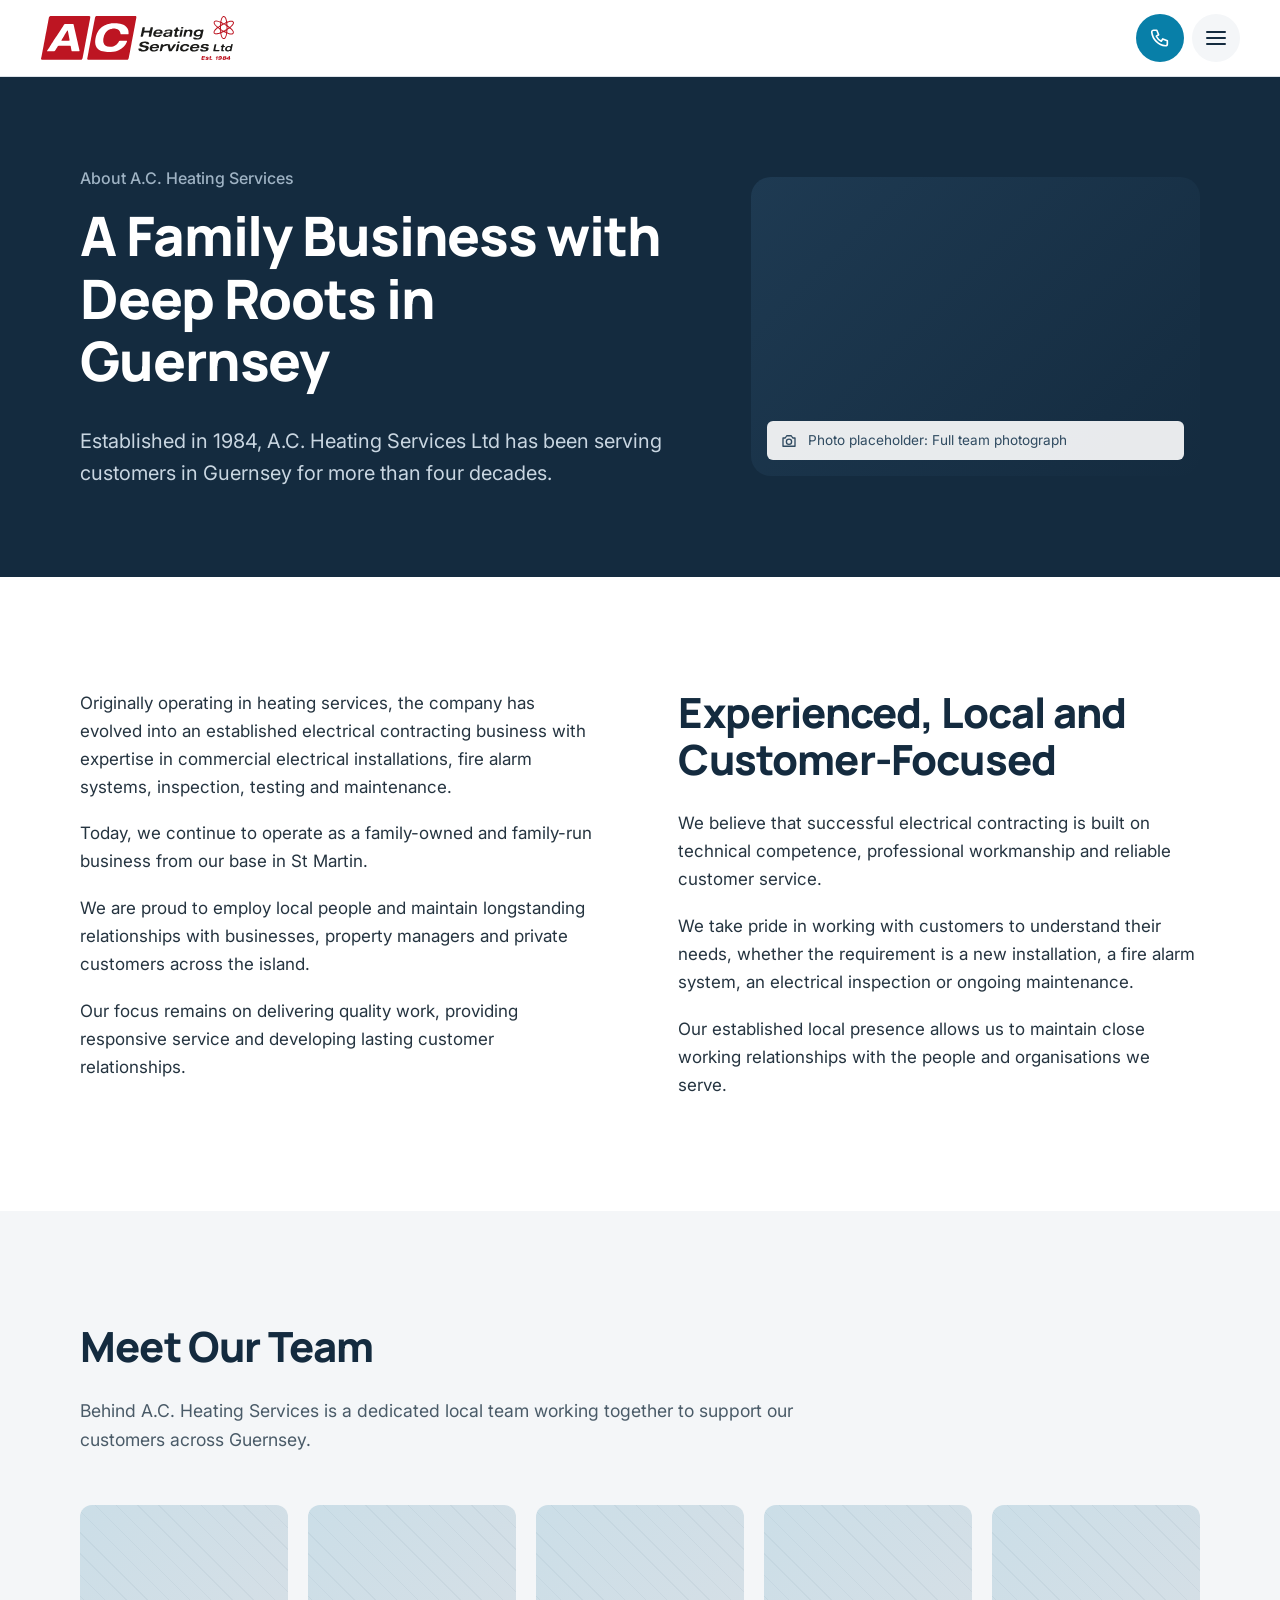
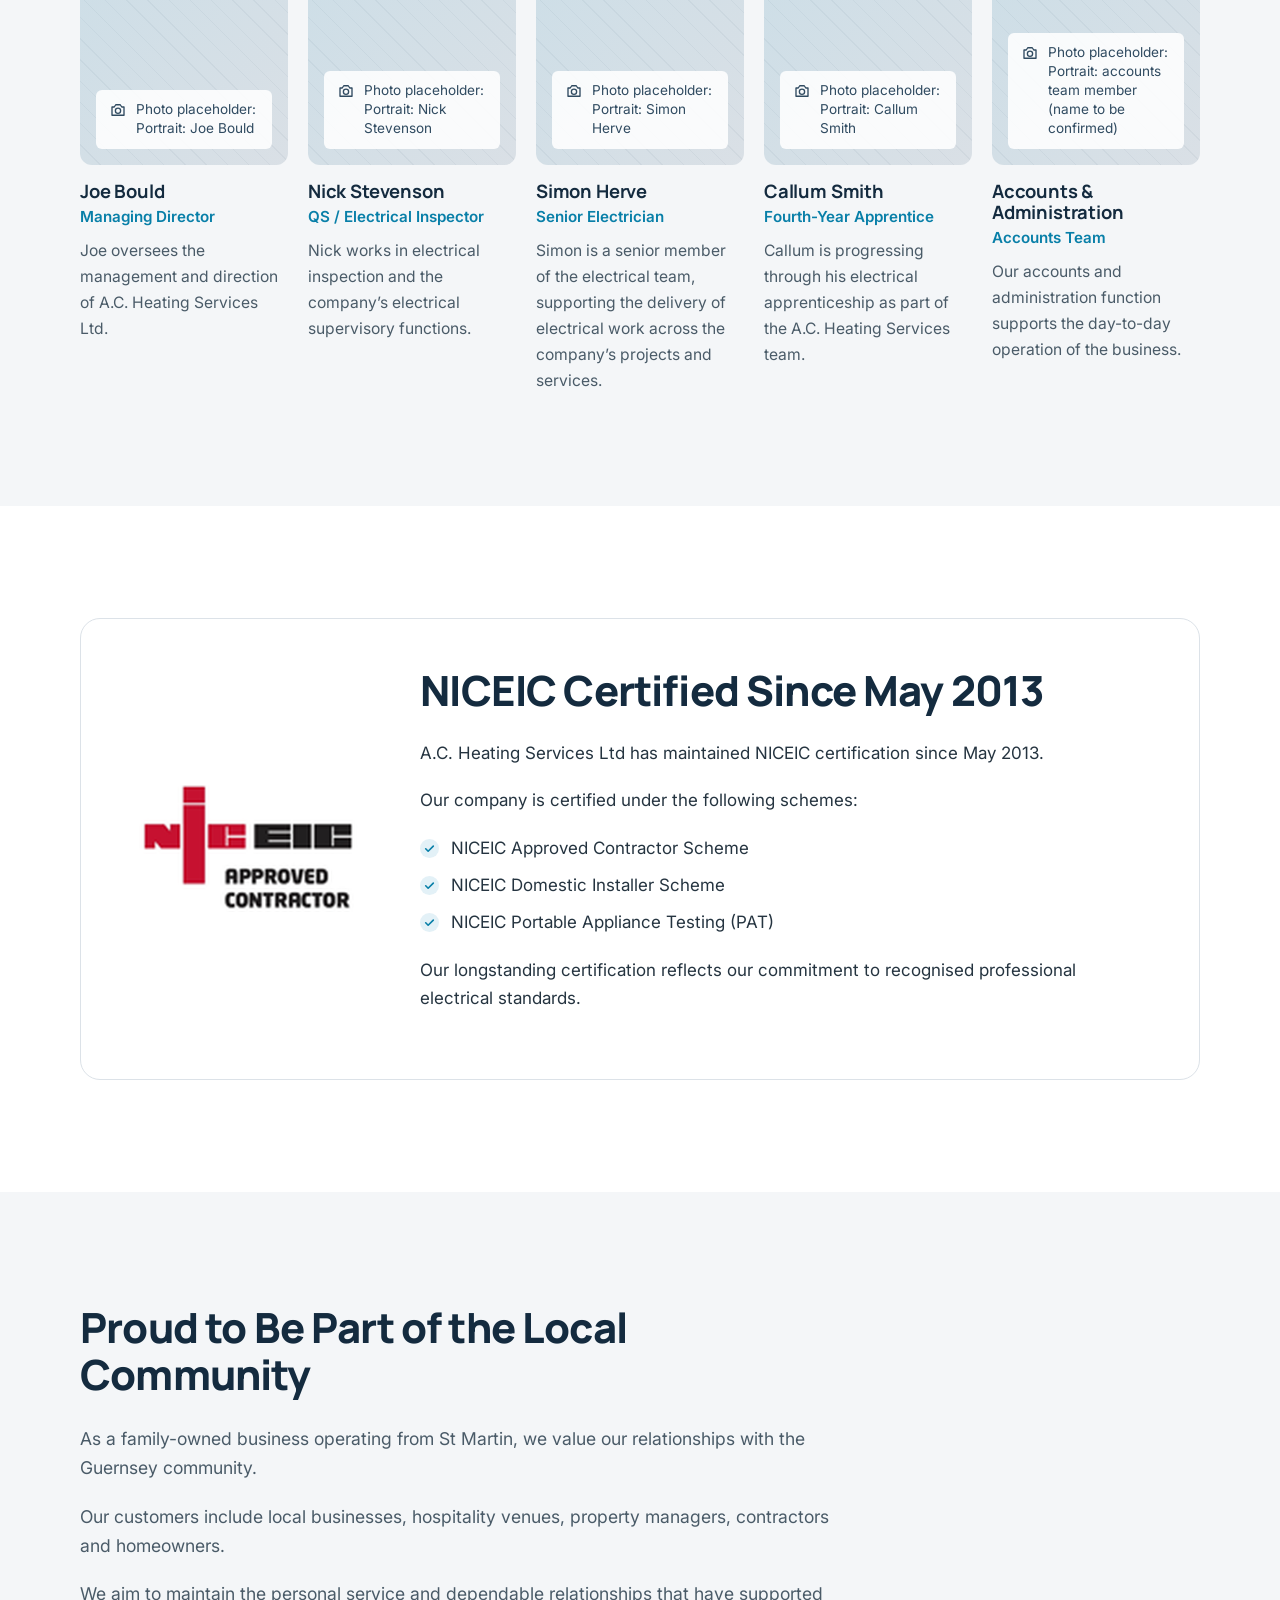
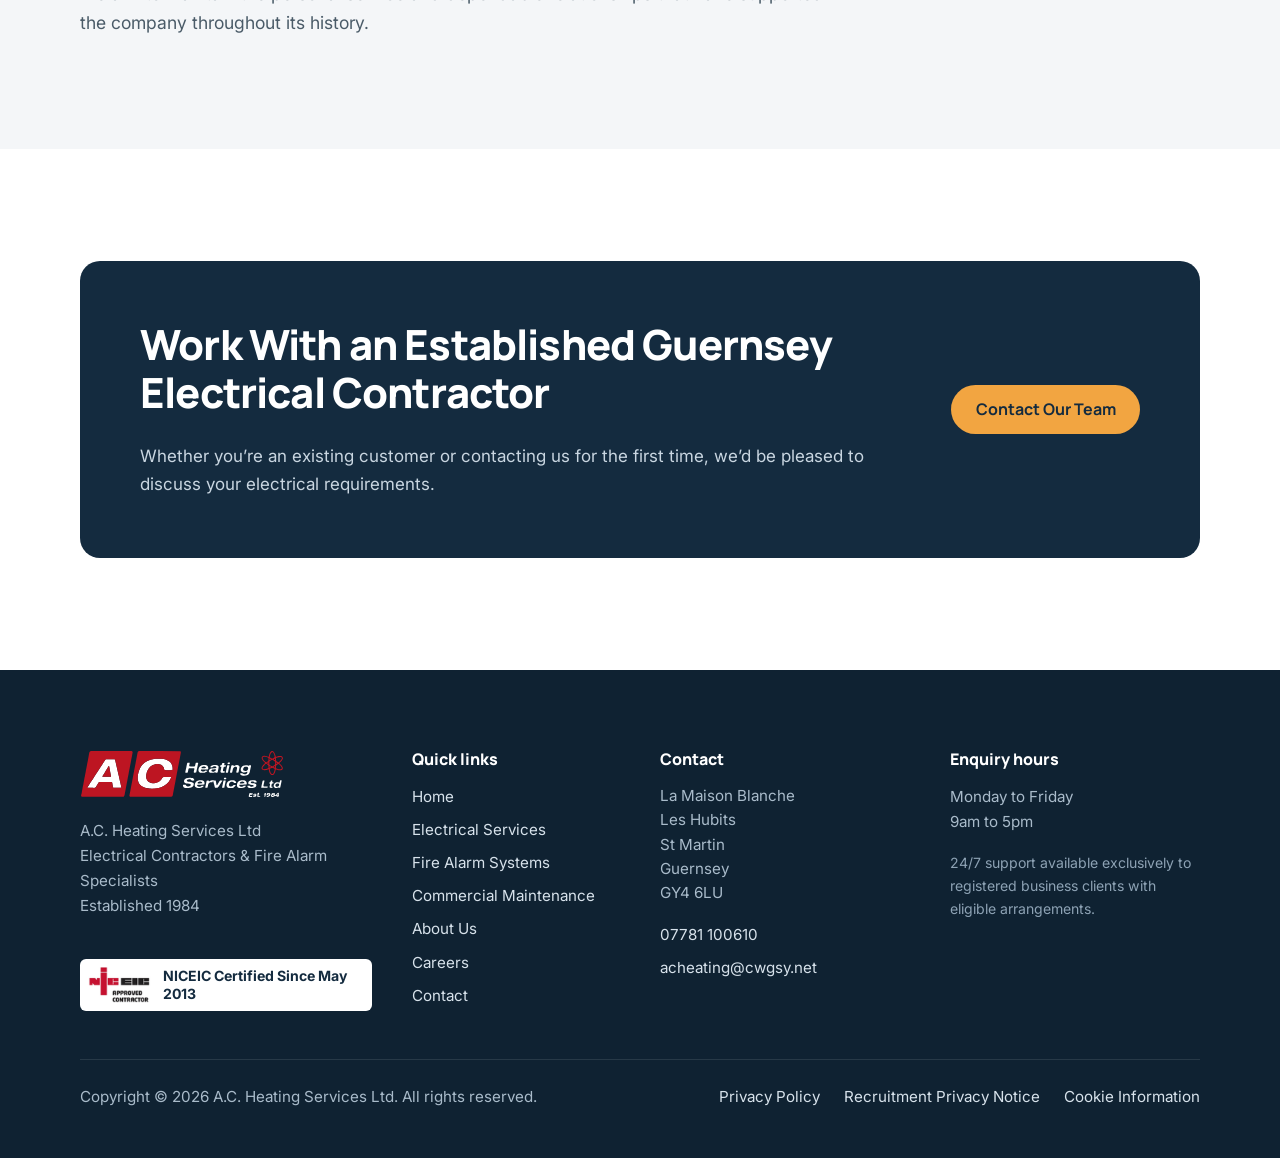
<file: ac-heating-website/about/index.html>
<!doctype html>
<html lang="en-GB">
<head>
<meta charset="utf-8">
<meta name="viewport" content="width=device-width, initial-scale=1">
<title>About A.C. Heating Services | Guernsey Electrical Contractors</title>
<meta name="description" content="A family-owned Guernsey electrical contractor established in 1984 and based in St Martin. Meet our team and learn about our NICEIC certification.">
<link rel="canonical" href="https://www.acheating.gg/about/">
<meta property="og:type" content="website">
<meta property="og:site_name" content="A.C. Heating Services Ltd">
<meta property="og:locale" content="en_GB">
<meta property="og:title" content="About A.C. Heating Services | Guernsey Electrical Contractors">
<meta property="og:description" content="A family-owned Guernsey electrical contractor established in 1984 and based in St Martin. Meet our team and learn about our NICEIC certification.">
<meta property="og:url" content="https://www.acheating.gg/about/">
<meta name="twitter:card" content="summary">
<meta name="theme-color" content="#142B3F">
<link rel="icon" href="../assets/img/favicon.svg" type="image/svg+xml">
<link rel="preconnect" href="https://fonts.googleapis.com">
<link rel="preconnect" href="https://fonts.gstatic.com" crossorigin>
<link rel="stylesheet" href="https://fonts.googleapis.com/css2?family=Inter:wght@400;500;600;700&family=Manrope:wght@600;700;800&display=swap">
<link rel="stylesheet" href="../assets/css/styles.css">
<script>document.documentElement.classList.add("js")</script>
<script src="../assets/js/config.js" defer></script>
<script src="../assets/js/main.js" defer></script>
<script type="application/ld+json">{"@context": "https://schema.org", "@type": "BreadcrumbList", "itemListElement": [{"@type": "ListItem", "position": 1, "name": "Home", "item": "https://www.acheating.gg/"}, {"@type": "ListItem", "position": 2, "name": "About Us", "item": "https://www.acheating.gg/about/"}]}</script>
</head>
<body>
<a class="skip-link" href="#main">Skip to main content</a>
<header class="site-header">
  <div class="wrap header-inner">
    <a class="brand" href="../"><img class="brand-logo" src="../assets/img/logo.svg" alt="A.C. Heating Services Ltd, home" width="221" height="52"><span class="brand-tag">Electrical &amp; Fire Alarm Specialists</span></a>
    <nav class="primary-nav" id="primary-nav" aria-label="Main">
      <ul>
        <li><a href="../">Home</a></li><li><a href="../electrical-services/">Electrical Services</a></li><li><a href="../fire-alarms/">Fire Alarms</a></li><li><a href="../maintenance/">Maintenance</a></li><li><a href="../about/" aria-current="page">About Us</a></li><li><a class="nav-careers" href="../careers/">Careers <span class="hiring-pill">Hiring</span></a></li><li><a href="../contact/">Contact</a></li><li class="nav-mobile-cta"><a class="btn btn-primary" href="../contact/#enquiry">Request a Quotation</a></li>
      </ul>
    </nav>
    <div class="header-actions">
      <a class="btn btn-primary header-cta" href="../contact/#enquiry">Request a Quotation</a>
      <a class="header-phone" href="tel:+447781100610" data-phone aria-label="Call 07781 100610"><svg viewBox="0 0 24 24" fill="none" stroke="currentColor" stroke-width="1.8" stroke-linecap="round" stroke-linejoin="round" aria-hidden="true"><path d="M5 3.5h3.5l2 5-2.5 1.6a11 11 0 0 0 5.4 5.4l1.6-2.5 5 2v3.5a2 2 0 0 1-2 2A17 17 0 0 1 3 5.5a2 2 0 0 1 2-2z"/></svg></a>
      <button class="nav-toggle" type="button" aria-expanded="false" aria-controls="primary-nav" aria-label="Open menu"><span class="nav-toggle-bars"></span></button>
    </div>
  </div>
</header>
<main id="main">
<section class="page-hero on-dark" aria-labelledby="about-title">
  <div class="wrap page-hero-grid">
    <div>
      <p class="kicker">About A.C. Heating Services</p>
      <h1 id="about-title">A Family Business with Deep Roots in Guernsey</h1>
      <p class="lead">Established in 1984, A.C. Heating Services Ltd has been serving customers in Guernsey for more than four decades.</p>
    </div>
    <figure class="ph r-3x2 ph-dark" data-img="about-team" data-eager></figure>
  </div>
</section>

<section class="section" aria-label="Our story">
  <div class="wrap split top">
    <div class="measure">
      <p>Originally operating in heating services, the company has evolved into an established electrical contracting business with expertise in commercial electrical installations, fire alarm systems, inspection, testing and maintenance.</p>
      <p>Today, we continue to operate as a family-owned and family-run business from our base in St Martin.</p>
      <p>We are proud to employ local people and maintain longstanding relationships with businesses, property managers and private customers across the island.</p>
      <p>Our focus remains on delivering quality work, providing responsive service and developing lasting customer relationships.</p>
    </div>
    <div>
      <h2 id="approach-title">Experienced, Local and Customer-Focused</h2>
      <p>We believe that successful electrical contracting is built on technical competence, professional workmanship and reliable customer service.</p>
      <p>We take pride in working with customers to understand their needs, whether the requirement is a new installation, a fire alarm system, an electrical inspection or ongoing maintenance.</p>
      <p>Our established local presence allows us to maintain close working relationships with the people and organisations we serve.</p>
    </div>
  </div>
</section>

<section class="section section-grey" id="team" aria-labelledby="team-title">
  <div class="wrap">
    <div class="section-head">
      <h2 id="team-title">Meet Our Team</h2>
      <p>Behind A.C. Heating Services is a dedicated local team working together to support our customers across Guernsey.</p>
    </div>
    <div class="team">
      <article class="person">
        <figure class="ph r-4x5" data-img="staff-joe"></figure>
        <h3>Joe Bould</h3>
        <span class="role">Managing Director</span>
        <p>Joe oversees the management and direction of A.C. Heating Services Ltd.</p>
        <!-- TO DO: add verified experience, qualifications and personal biography. -->
      </article>
      <article class="person">
        <figure class="ph r-4x5" data-img="staff-nick"></figure>
        <h3>Nick Stevenson</h3>
        <span class="role">QS / Electrical Inspector</span>
        <p>Nick works in electrical inspection and the company’s electrical supervisory functions.</p>
        <!-- TO DO: confirm the formal scope of QS responsibilities; add qualifications and biography. -->
      </article>
      <article class="person">
        <figure class="ph r-4x5" data-img="staff-simon"></figure>
        <h3>Simon Herve</h3>
        <span class="role">Senior Electrician</span>
        <p>Simon is a senior member of the electrical team, supporting the delivery of electrical work across the company’s projects and services.</p>
        <!-- TO DO: add verified experience, specialisms and biography. -->
      </article>
      <article class="person">
        <figure class="ph r-4x5" data-img="staff-callum"></figure>
        <h3>Callum Smith</h3>
        <span class="role">Fourth-Year Apprentice</span>
        <p>Callum is progressing through his electrical apprenticeship as part of the A.C. Heating Services team.</p>
        <!-- TO DO: add a short personal introduction and further details. -->
      </article>
      <article class="person">
        <figure class="ph r-4x5" data-img="staff-accounts"></figure>
        <h3>Accounts &amp; Administration</h3>
        <span class="role">Accounts Team</span>
        <p>Our accounts and administration function supports the day-to-day operation of the business.</p>
        <!-- TO DO: add name and photograph, subject to staff preference. -->
      </article>
    </div>
  </div>
</section>

<section class="section" aria-labelledby="niceic-title">
  <div class="wrap">
    <div class="accred">
      <div class="logo-slot has-image"><img src="../assets/img/niceic-approved-contractor.png" alt="NICEIC Approved Contractor" width="339" height="195" loading="lazy"></div>
      <div>
        <h2 id="niceic-title">NICEIC Certified Since May 2013</h2>
        <p>A.C. Heating Services Ltd has maintained NICEIC certification since May 2013.</p>
        <p>Our company is certified under the following schemes:</p>
        <ul class="ticks">
          <li>NICEIC Approved Contractor Scheme</li>
          <li>NICEIC Domestic Installer Scheme</li>
          <li>NICEIC Portable Appliance Testing (PAT)</li>
        </ul>
        <p style="margin-top:1.25rem">Our longstanding certification reflects our commitment to recognised professional electrical standards.</p>
        <p data-niceic-link hidden><a class="text-link" href="#" rel="noopener" target="_blank">View our NICEIC registration profile</a></p>
      </div>
    </div>
  </div>
</section>

<section class="section section-grey" aria-labelledby="community-title">
  <div class="wrap">
    <div class="section-head" style="margin-bottom:0">
      <h2 id="community-title">Proud to Be Part of the Local Community</h2>
      <p>As a family-owned business operating from St Martin, we value our relationships with the Guernsey community.</p>
      <p>Our customers include local businesses, hospitality venues, property managers, contractors and homeowners.</p>
      <p>We aim to maintain the personal service and dependable relationships that have supported the company throughout its history.</p>
    </div>
  </div>
</section>

<section class="section cta-final" aria-labelledby="final-title">
  <div class="wrap">
    <div class="band on-dark">
      <div>
        <h2 id="final-title">Work With an Established Guernsey Electrical Contractor</h2>
        <p>Whether you’re an existing customer or contacting us for the first time, we’d be pleased to discuss your electrical requirements.</p>
      </div>
      <div class="btn-row">
        <a class="btn btn-primary" href="../contact/">Contact Our Team</a>
      </div>
    </div>
  </div>
</section>
</main>
<footer class="site-footer">
  <div class="wrap">
    <div class="footer-grid">
      <div class="footer-brand">
        <a class="brand" href="../"><img class="brand-logo" src="../assets/img/logo-white.svg" alt="A.C. Heating Services Ltd, home" width="221" height="52"><span class="brand-tag">Electrical &amp; Fire Alarm Specialists</span></a>
        <p>A.C. Heating Services Ltd<br>Electrical Contractors &amp; Fire Alarm Specialists<br>Established 1984</p>
        <span class="footer-accred"><img src="../assets/img/niceic-approved-contractor.png" alt="NICEIC Approved Contractor" width="68" height="39"> NICEIC Certified Since May 2013</span>
      </div>
      <div>
        <h2>Quick links</h2>
        <ul><li><a href="../">Home</a></li><li><a href="../electrical-services/">Electrical Services</a></li><li><a href="../fire-alarms/">Fire Alarm Systems</a></li><li><a href="../maintenance/">Commercial Maintenance</a></li><li><a href="../about/">About Us</a></li><li><a href="../careers/">Careers</a></li><li><a href="../contact/">Contact</a></li></ul>
      </div>
      <div>
        <h2>Contact</h2>
        <address>La Maison Blanche<br>Les Hubits<br>St Martin<br>Guernsey<br>GY4 6LU</address>
        <ul style="margin-top:1rem">
          <li><a href="tel:+447781100610" data-phone data-phone-text="{phone}">07781 100610</a></li>
          <li><a href="mailto:acheating@cwgsy.net" data-email="enquiry" data-email-text>acheating@cwgsy.net</a></li>
        </ul>
      </div>
      <div>
        <h2>Enquiry hours</h2>
        <p>Monday to Friday<br>9am to 5pm</p>
        <p class="footer-small">24/7 support available exclusively to registered business clients with eligible arrangements.</p>
      </div>
    </div>
    <div class="footer-bottom">
      <p>Copyright &copy; <span data-year>2026</span> A.C. Heating Services Ltd. All rights reserved.</p>
      <ul>
        <li><a href="../privacy/">Privacy Policy</a></li>
        <li><a href="../recruitment-privacy/">Recruitment Privacy Notice</a></li>
        <li><a href="../privacy/#cookies">Cookie Information</a></li>
      </ul>
    </div>
  </div>
</footer>
</body>
</html>
</file>
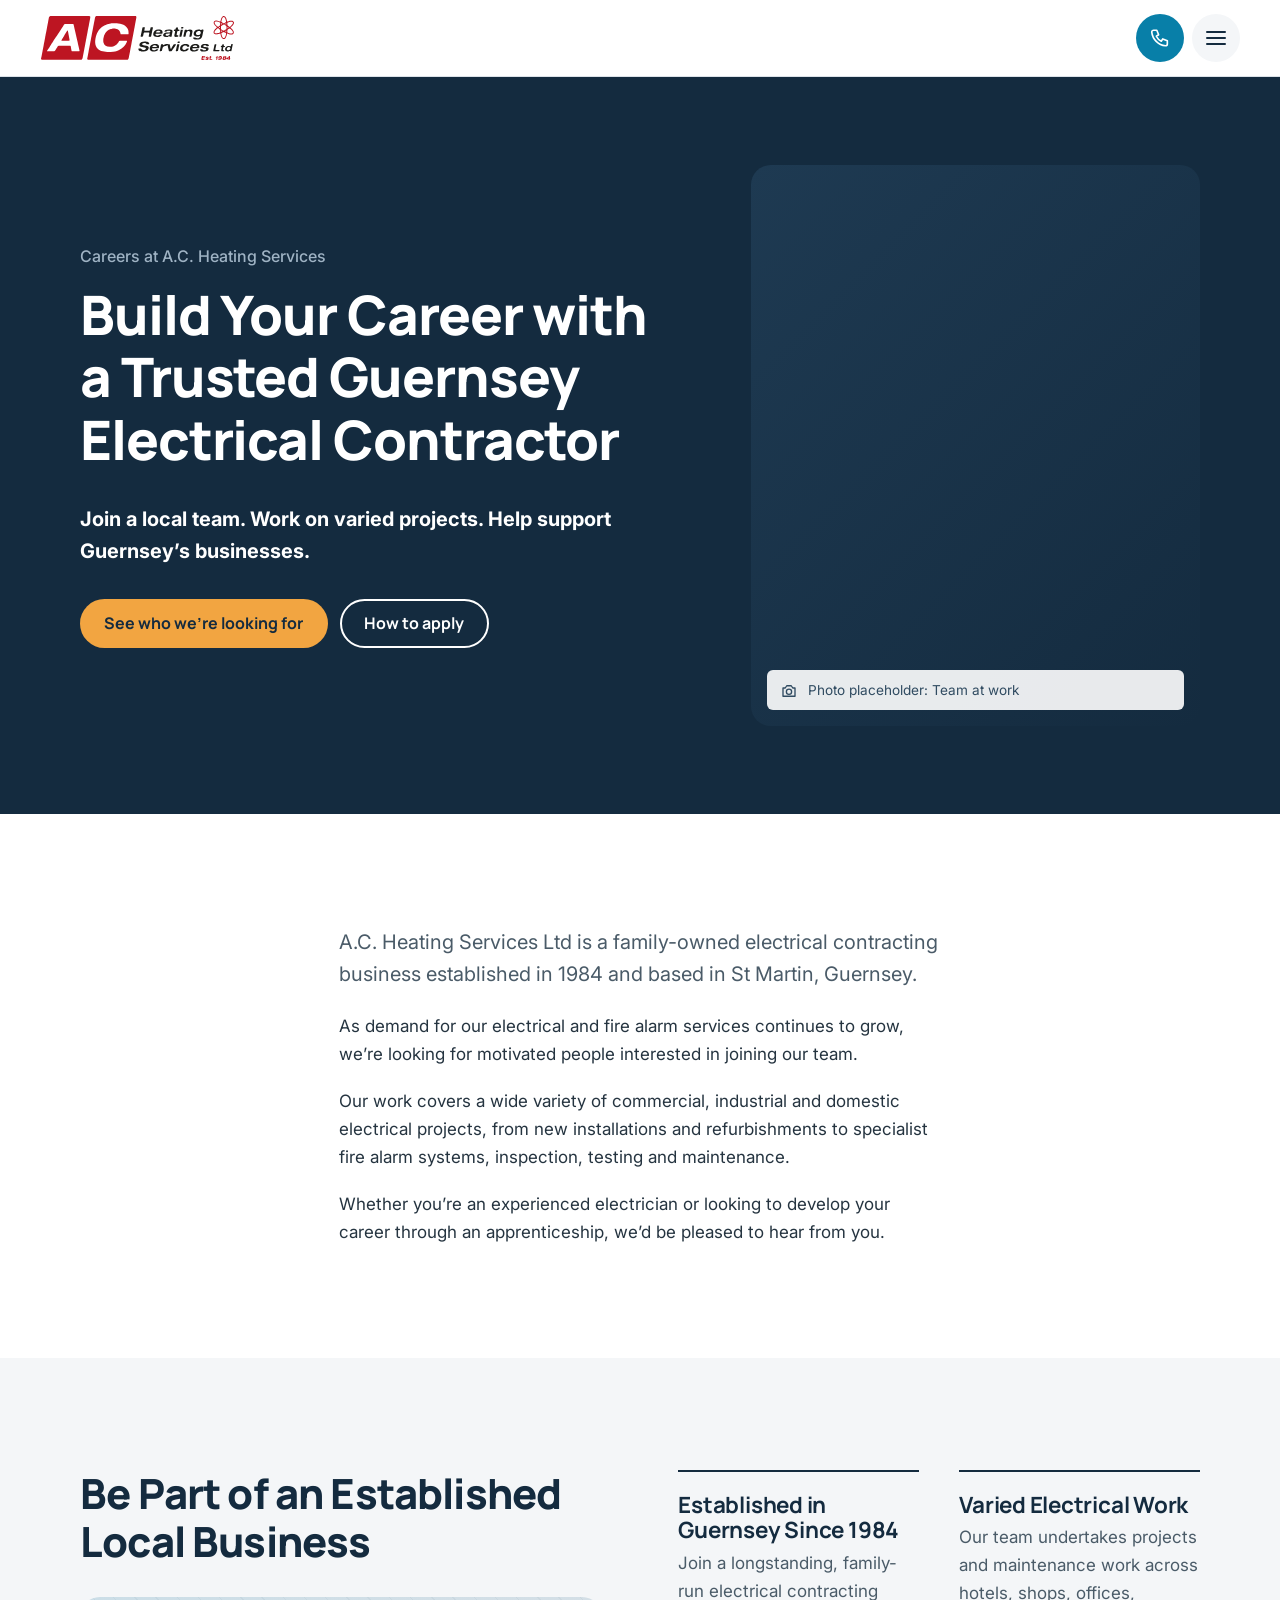
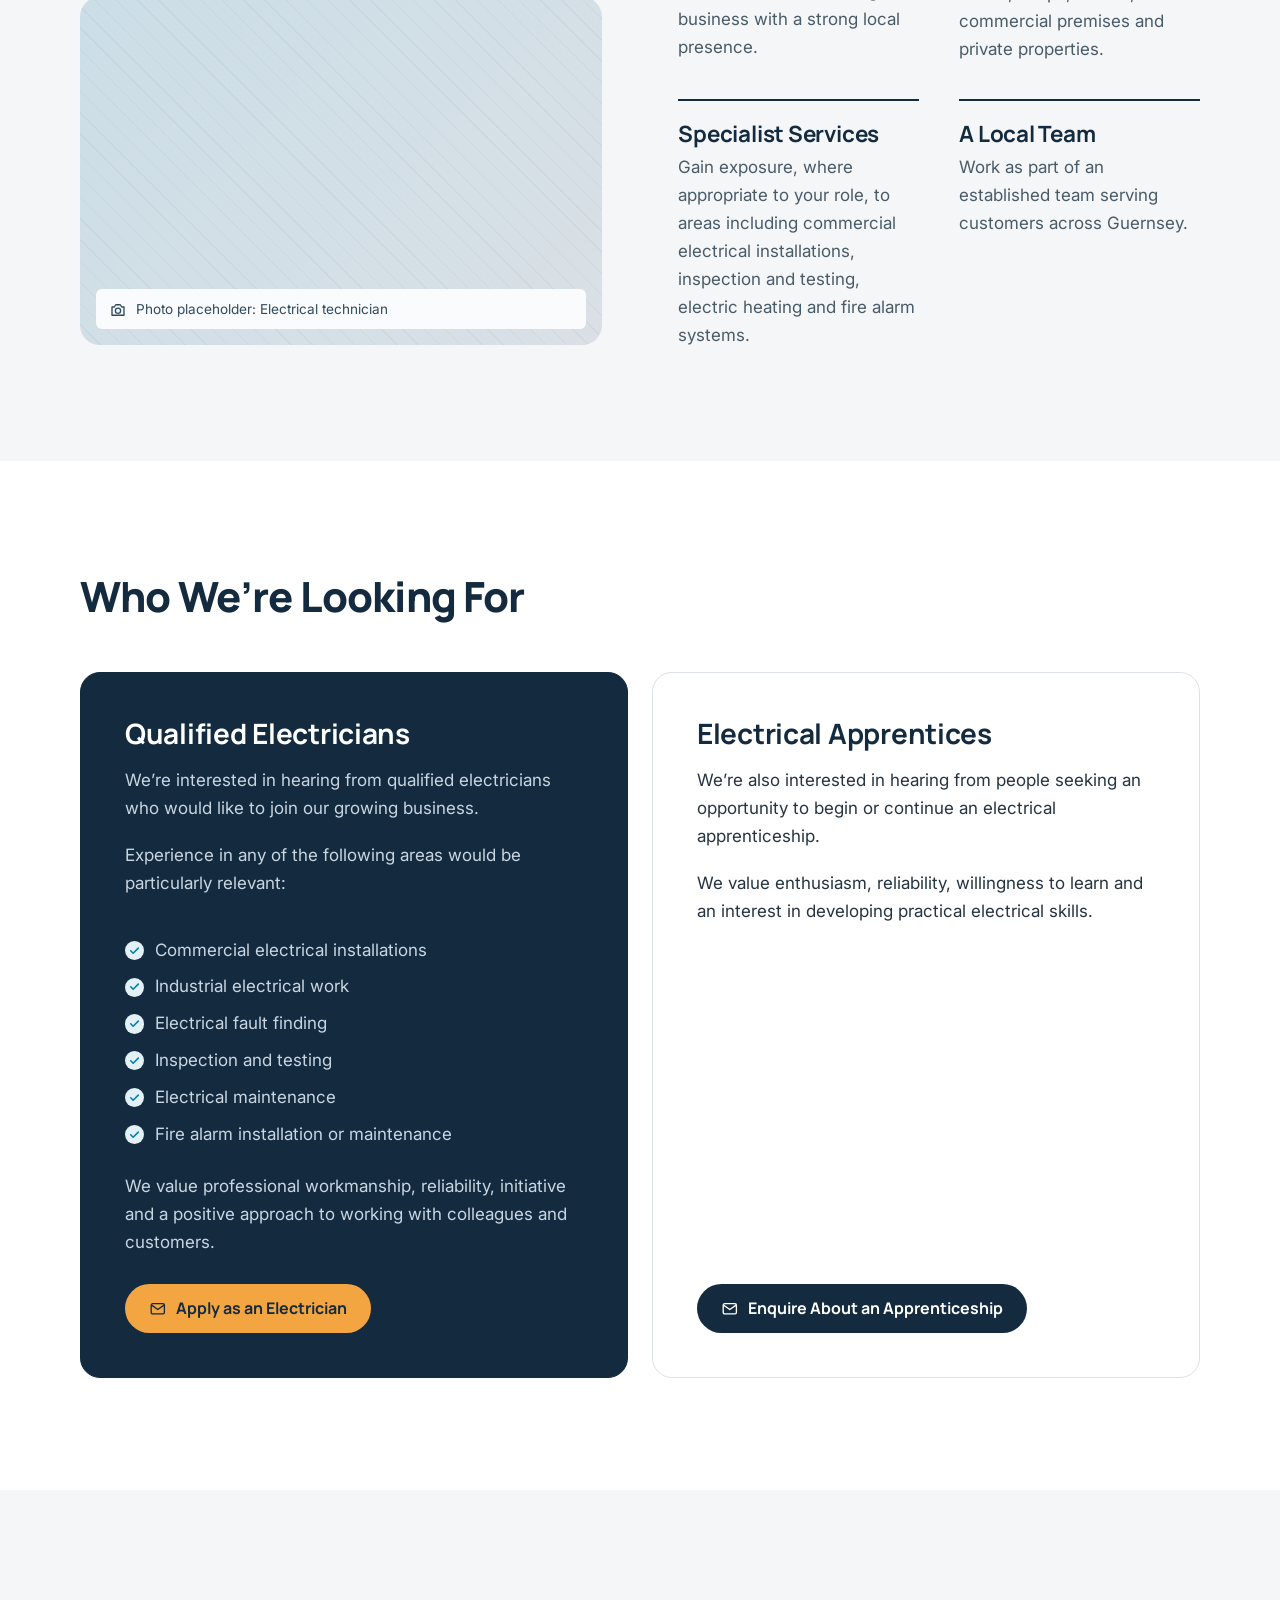
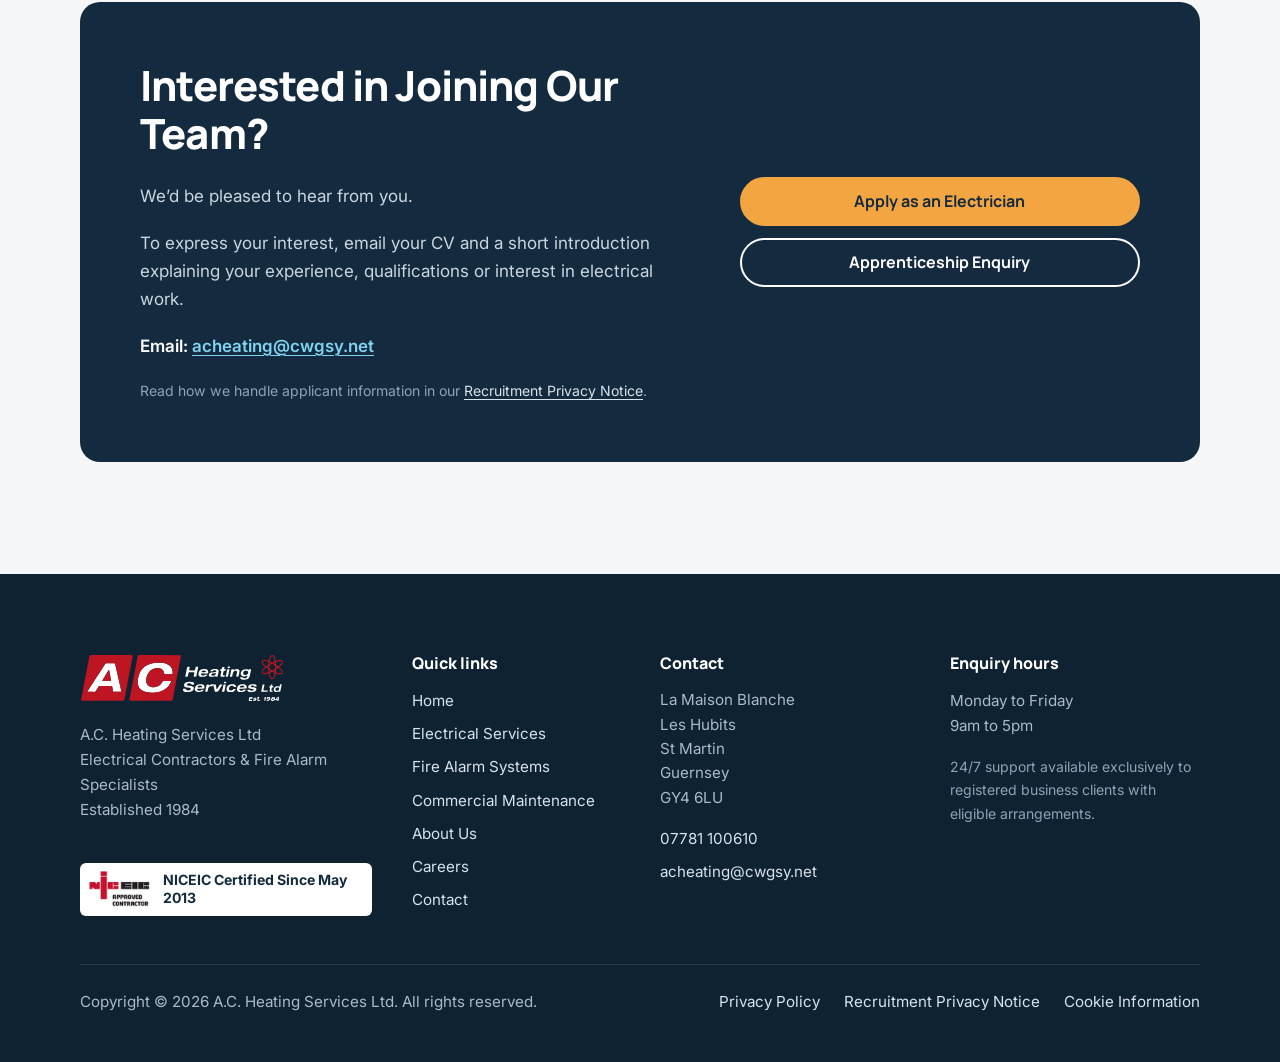
<file: ac-heating-website/careers/index.html>
<!doctype html>
<html lang="en-GB">
<head>
<meta charset="utf-8">
<meta name="viewport" content="width=device-width, initial-scale=1">
<title>Electrician Jobs &amp; Apprenticeships Guernsey | A.C. Heating</title>
<meta name="description" content="Join a family-run Guernsey electrical contractor. We’re interested in hearing from qualified electricians and electrical apprentices. Email your CV to our careers team.">
<link rel="canonical" href="https://www.acheating.gg/careers/">
<meta property="og:type" content="website">
<meta property="og:site_name" content="A.C. Heating Services Ltd">
<meta property="og:locale" content="en_GB">
<meta property="og:title" content="Electrician Jobs &amp; Apprenticeships Guernsey | A.C. Heating">
<meta property="og:description" content="Join a family-run Guernsey electrical contractor. We’re interested in hearing from qualified electricians and electrical apprentices. Email your CV to our careers team.">
<meta property="og:url" content="https://www.acheating.gg/careers/">
<meta name="twitter:card" content="summary">
<meta name="theme-color" content="#142B3F">
<link rel="icon" href="../assets/img/favicon.svg" type="image/svg+xml">
<link rel="preconnect" href="https://fonts.googleapis.com">
<link rel="preconnect" href="https://fonts.gstatic.com" crossorigin>
<link rel="stylesheet" href="https://fonts.googleapis.com/css2?family=Inter:wght@400;500;600;700&family=Manrope:wght@600;700;800&display=swap">
<link rel="stylesheet" href="../assets/css/styles.css">
<script>document.documentElement.classList.add("js")</script>
<script src="../assets/js/config.js" defer></script>
<script src="../assets/js/main.js" defer></script>
<script type="application/ld+json">{"@context": "https://schema.org", "@type": "BreadcrumbList", "itemListElement": [{"@type": "ListItem", "position": 1, "name": "Home", "item": "https://www.acheating.gg/"}, {"@type": "ListItem", "position": 2, "name": "Careers", "item": "https://www.acheating.gg/careers/"}]}</script>
</head>
<body>
<a class="skip-link" href="#main">Skip to main content</a>
<header class="site-header">
  <div class="wrap header-inner">
    <a class="brand" href="../"><img class="brand-logo" src="../assets/img/logo.svg" alt="A.C. Heating Services Ltd, home" width="221" height="52"><span class="brand-tag">Electrical &amp; Fire Alarm Specialists</span></a>
    <nav class="primary-nav" id="primary-nav" aria-label="Main">
      <ul>
        <li><a href="../">Home</a></li><li><a href="../electrical-services/">Electrical Services</a></li><li><a href="../fire-alarms/">Fire Alarms</a></li><li><a href="../maintenance/">Maintenance</a></li><li><a href="../about/">About Us</a></li><li><a class="nav-careers" href="../careers/" aria-current="page">Careers <span class="hiring-pill">Hiring</span></a></li><li><a href="../contact/">Contact</a></li><li class="nav-mobile-cta"><a class="btn btn-primary" href="../contact/#enquiry">Request a Quotation</a></li>
      </ul>
    </nav>
    <div class="header-actions">
      <a class="btn btn-primary header-cta" href="../contact/#enquiry">Request a Quotation</a>
      <a class="header-phone" href="tel:+447781100610" data-phone aria-label="Call 07781 100610"><svg viewBox="0 0 24 24" fill="none" stroke="currentColor" stroke-width="1.8" stroke-linecap="round" stroke-linejoin="round" aria-hidden="true"><path d="M5 3.5h3.5l2 5-2.5 1.6a11 11 0 0 0 5.4 5.4l1.6-2.5 5 2v3.5a2 2 0 0 1-2 2A17 17 0 0 1 3 5.5a2 2 0 0 1 2-2z"/></svg></a>
      <button class="nav-toggle" type="button" aria-expanded="false" aria-controls="primary-nav" aria-label="Open menu"><span class="nav-toggle-bars"></span></button>
    </div>
  </div>
</header>
<main id="main">
<section class="page-hero on-dark" aria-labelledby="careers-title">
  <div class="wrap page-hero-grid">
    <div>
      <p class="kicker">Careers at A.C. Heating Services</p>
      <h1 id="careers-title">Build Your Career with a Trusted Guernsey Electrical Contractor</h1>
      <p class="lead"><strong style="color:#fff">Join a local team. Work on varied projects. Help support Guernsey’s businesses.</strong></p>
      <div class="btn-row">
        <a class="btn btn-primary" href="#roles">See who we’re looking for</a>
        <a class="btn btn-outline" href="#apply">How to apply</a>
      </div>
    </div>
    <figure class="ph r-4x5 ph-dark" data-img="careers-team" data-eager></figure>
  </div>
</section>

<section class="section" aria-label="Introduction">
  <div class="wrap measure" style="margin:0 auto">
    <p class="lead">A.C. Heating Services Ltd is a family-owned electrical contracting business established in 1984 and based in St Martin, Guernsey.</p>
    <p>As demand for our electrical and fire alarm services continues to grow, we’re looking for motivated people interested in joining our team.</p>
    <p>Our work covers a wide variety of commercial, industrial and domestic electrical projects, from new installations and refurbishments to specialist fire alarm systems, inspection, testing and maintenance.</p>
    <p>Whether you’re an experienced electrician or looking to develop your career through an apprenticeship, we’d be pleased to hear from you.</p>
  </div>
</section>

<section class="section section-grey" aria-labelledby="why-title">
  <div class="wrap split top">
    <div>
      <h2 id="why-title">Be Part of an Established Local Business</h2>
      <div style="margin-top:2rem"><figure class="ph r-3x2" data-img="careers-tech"></figure></div>
    </div>
    <div class="features">
      <div class="feature-item"><h3>Established in Guernsey Since 1984</h3><p>Join a longstanding, family-run electrical contracting business with a strong local presence.</p></div>
      <div class="feature-item"><h3>Varied Electrical Work</h3><p>Our team undertakes projects and maintenance work across hotels, shops, offices, commercial premises and private properties.</p></div>
      <div class="feature-item"><h3>Specialist Services</h3><p>Gain exposure, where appropriate to your role, to areas including commercial electrical installations, inspection and testing, electric heating and fire alarm systems.</p></div>
      <div class="feature-item"><h3>A Local Team</h3><p>Work as part of an established team serving customers across Guernsey.</p></div>
    </div>
  </div>
</section>

<section class="section" id="roles" aria-labelledby="roles-title">
  <div class="wrap">
    <div class="section-head">
      <h2 id="roles-title">Who We’re Looking For</h2>
    </div>
    <div class="roles">
      <article class="role-card dark on-dark">
        <h3>Qualified Electricians</h3>
        <p>We’re interested in hearing from qualified electricians who would like to join our growing business.</p>
        <p>Experience in any of the following areas would be particularly relevant:</p>
        <ul class="ticks">
          <li>Commercial electrical installations</li>
          <li>Industrial electrical work</li>
          <li>Electrical fault finding</li>
          <li>Inspection and testing</li>
          <li>Electrical maintenance</li>
          <li>Fire alarm installation or maintenance</li>
        </ul>
        <p>We value professional workmanship, reliability, initiative and a positive approach to working with colleagues and customers.</p>
        <a class="btn btn-primary" href="mailto:acheating@cwgsy.net?subject=Qualified%20Electrician%20Application" data-email="careers" data-subject="Qualified Electrician Application"><svg viewBox="0 0 24 24" fill="none" stroke="currentColor" stroke-width="1.8" stroke-linecap="round" stroke-linejoin="round" aria-hidden="true"><rect x="3" y="5" width="18" height="14" rx="2"/><path d="M3.5 7l8.5 6 8.5-6"/></svg> Apply as an Electrician</a>
      </article>
      <article class="role-card">
        <h3>Electrical Apprentices</h3>
        <p>We’re also interested in hearing from people seeking an opportunity to begin or continue an electrical apprenticeship.</p>
        <p>We value enthusiasm, reliability, willingness to learn and an interest in developing practical electrical skills.</p>
        <a class="btn btn-navy" href="mailto:acheating@cwgsy.net?subject=Electrical%20Apprenticeship%20Enquiry" data-email="careers" data-subject="Electrical Apprenticeship Enquiry"><svg viewBox="0 0 24 24" fill="none" stroke="currentColor" stroke-width="1.8" stroke-linecap="round" stroke-linejoin="round" aria-hidden="true"><rect x="3" y="5" width="18" height="14" rx="2"/><path d="M3.5 7l8.5 6 8.5-6"/></svg> Enquire About an Apprenticeship</a>
      </article>
    </div>
  </div>
</section>

<section class="section section-grey" id="apply" aria-labelledby="apply-title">
  <div class="wrap">
    <div class="band on-dark">
      <div class="band-grid">
        <div>
          <h2 id="apply-title">Interested in Joining Our Team?</h2>
          <p>We’d be pleased to hear from you.</p>
          <p>To express your interest, email your CV and a short introduction explaining your experience, qualifications or interest in electrical work.</p>
          <p style="color:#fff;font-weight:600">Email: <a href="mailto:acheating@cwgsy.net" data-email="careers" data-email-text>acheating@cwgsy.net</a></p>
          <p class="footer-small">Read how we handle applicant information in our <a style="color:#D7E2EB" href="../recruitment-privacy/">Recruitment Privacy Notice</a>.</p>
        </div>
        <div class="btn-row" style="flex-direction:column;align-items:stretch;margin-top:0">
          <a class="btn btn-primary" href="mailto:acheating@cwgsy.net?subject=Qualified%20Electrician%20Application" data-email="careers" data-subject="Qualified Electrician Application">Apply as an Electrician</a>
          <a class="btn btn-outline" href="mailto:acheating@cwgsy.net?subject=Electrical%20Apprenticeship%20Enquiry" data-email="careers" data-subject="Electrical Apprenticeship Enquiry">Apprenticeship Enquiry</a>
        </div>
      </div>
    </div>
  </div>
</section>
</main>
<footer class="site-footer">
  <div class="wrap">
    <div class="footer-grid">
      <div class="footer-brand">
        <a class="brand" href="../"><img class="brand-logo" src="../assets/img/logo-white.svg" alt="A.C. Heating Services Ltd, home" width="221" height="52"><span class="brand-tag">Electrical &amp; Fire Alarm Specialists</span></a>
        <p>A.C. Heating Services Ltd<br>Electrical Contractors &amp; Fire Alarm Specialists<br>Established 1984</p>
        <span class="footer-accred"><img src="../assets/img/niceic-approved-contractor.png" alt="NICEIC Approved Contractor" width="68" height="39"> NICEIC Certified Since May 2013</span>
      </div>
      <div>
        <h2>Quick links</h2>
        <ul><li><a href="../">Home</a></li><li><a href="../electrical-services/">Electrical Services</a></li><li><a href="../fire-alarms/">Fire Alarm Systems</a></li><li><a href="../maintenance/">Commercial Maintenance</a></li><li><a href="../about/">About Us</a></li><li><a href="../careers/">Careers</a></li><li><a href="../contact/">Contact</a></li></ul>
      </div>
      <div>
        <h2>Contact</h2>
        <address>La Maison Blanche<br>Les Hubits<br>St Martin<br>Guernsey<br>GY4 6LU</address>
        <ul style="margin-top:1rem">
          <li><a href="tel:+447781100610" data-phone data-phone-text="{phone}">07781 100610</a></li>
          <li><a href="mailto:acheating@cwgsy.net" data-email="enquiry" data-email-text>acheating@cwgsy.net</a></li>
        </ul>
      </div>
      <div>
        <h2>Enquiry hours</h2>
        <p>Monday to Friday<br>9am to 5pm</p>
        <p class="footer-small">24/7 support available exclusively to registered business clients with eligible arrangements.</p>
      </div>
    </div>
    <div class="footer-bottom">
      <p>Copyright &copy; <span data-year>2026</span> A.C. Heating Services Ltd. All rights reserved.</p>
      <ul>
        <li><a href="../privacy/">Privacy Policy</a></li>
        <li><a href="../recruitment-privacy/">Recruitment Privacy Notice</a></li>
        <li><a href="../privacy/#cookies">Cookie Information</a></li>
      </ul>
    </div>
  </div>
</footer>
</body>
</html>
</file>
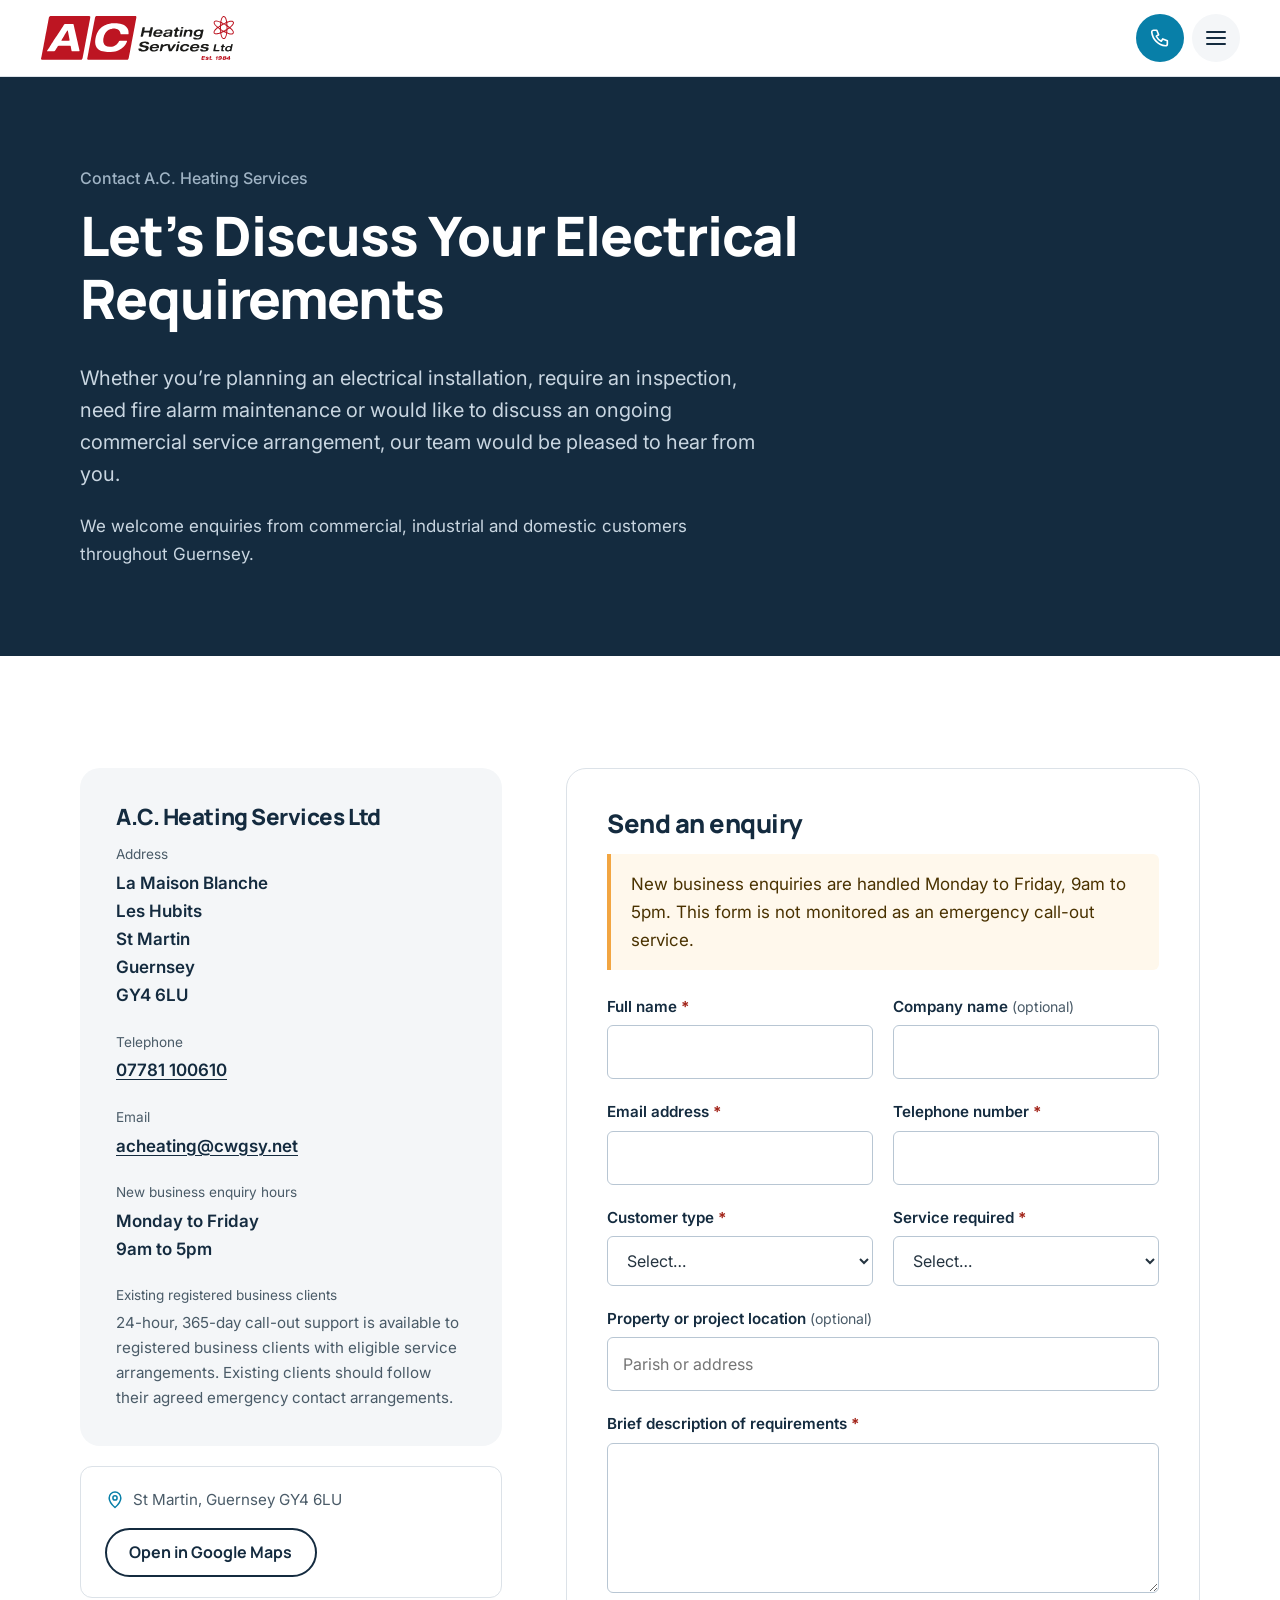
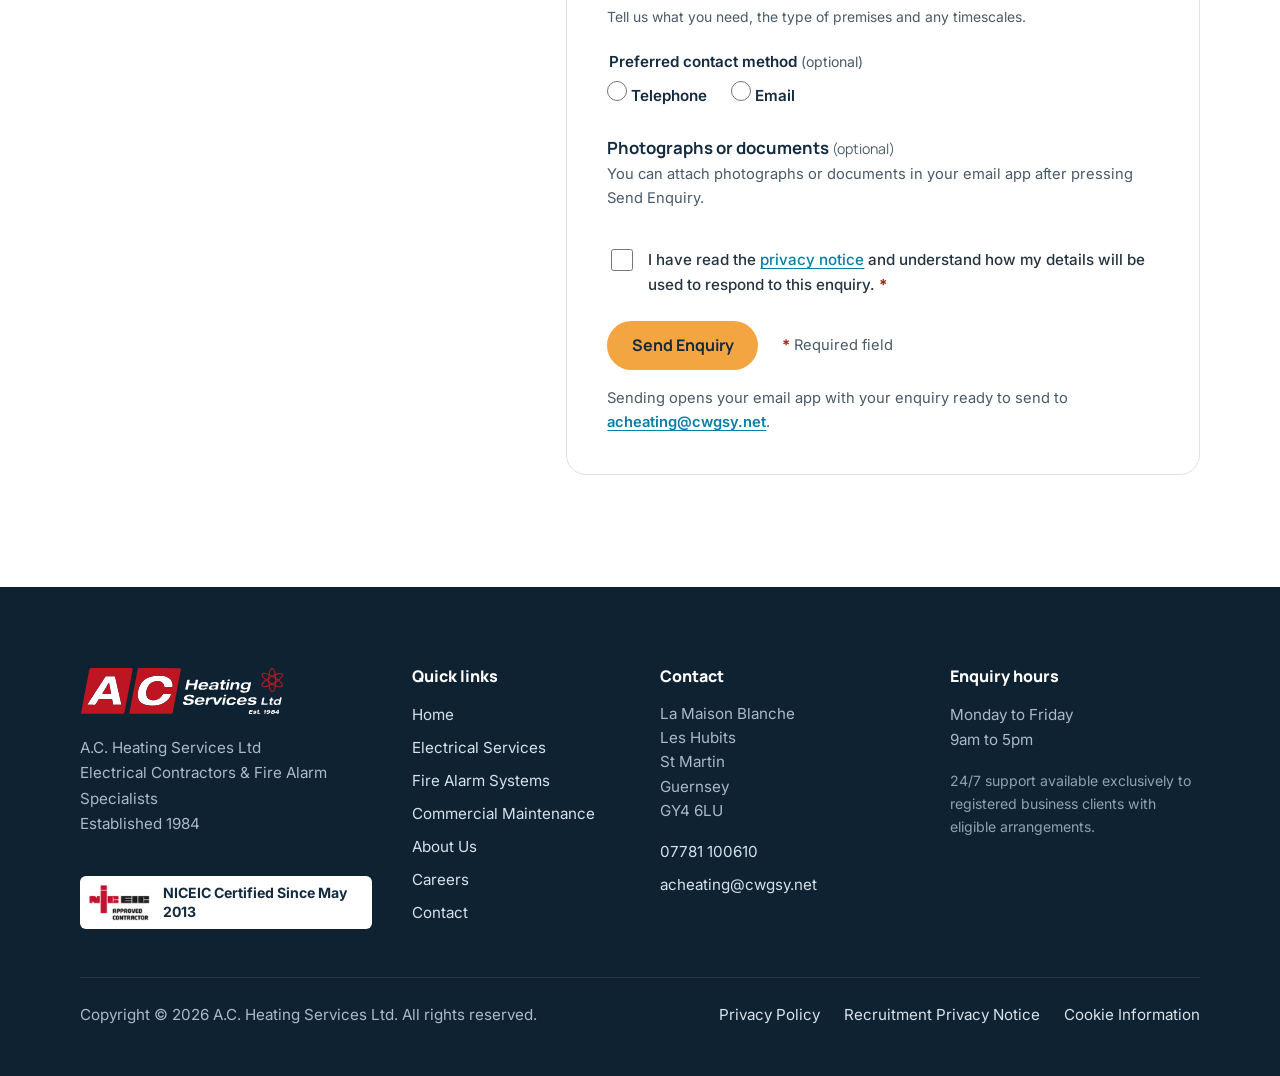
<file: ac-heating-website/contact/index.html>
<!doctype html>
<html lang="en-GB">
<head>
<meta charset="utf-8">
<meta name="viewport" content="width=device-width, initial-scale=1">
<title>Contact A.C. Heating Services | Electricians Guernsey</title>
<meta name="description" content="Contact A.C. Heating Services Ltd in St Martin, Guernsey. Call 07781 100610, email acheating@cwgsy.net or send an enquiry. New business enquiries Monday to Friday, 9am to 5pm.">
<link rel="canonical" href="https://www.acheating.gg/contact/">
<meta property="og:type" content="website">
<meta property="og:site_name" content="A.C. Heating Services Ltd">
<meta property="og:locale" content="en_GB">
<meta property="og:title" content="Contact A.C. Heating Services | Electricians Guernsey">
<meta property="og:description" content="Contact A.C. Heating Services Ltd in St Martin, Guernsey. Call 07781 100610, email acheating@cwgsy.net or send an enquiry. New business enquiries Monday to Friday, 9am to 5pm.">
<meta property="og:url" content="https://www.acheating.gg/contact/">
<meta name="twitter:card" content="summary">
<meta name="theme-color" content="#142B3F">
<link rel="icon" href="../assets/img/favicon.svg" type="image/svg+xml">
<link rel="preconnect" href="https://fonts.googleapis.com">
<link rel="preconnect" href="https://fonts.gstatic.com" crossorigin>
<link rel="stylesheet" href="https://fonts.googleapis.com/css2?family=Inter:wght@400;500;600;700&family=Manrope:wght@600;700;800&display=swap">
<link rel="stylesheet" href="../assets/css/styles.css">
<script>document.documentElement.classList.add("js")</script>
<script src="../assets/js/config.js" defer></script>
<script src="../assets/js/main.js" defer></script>
<script type="application/ld+json">{"@context": "https://schema.org", "@type": "Electrician", "@id": "https://www.acheating.gg/#business", "name": "A.C. Heating Services Ltd", "description": "Family-owned electrical contractors and fire alarm specialists in St Martin, Guernsey.", "url": "https://www.acheating.gg/", "telephone": "+44 7781 100610", "email": "acheating@cwgsy.net", "foundingDate": "1984", "address": {"@type": "PostalAddress", "streetAddress": "La Maison Blanche, Les Hubits", "addressLocality": "St Martin", "addressRegion": "Guernsey", "postalCode": "GY4 6LU", "addressCountry": "GG"}, "areaServed": {"@type": "Place", "name": "Guernsey"}, "knowsAbout": ["Commercial electrical installations", "Fire alarm systems", "Electrical inspection and testing", "Electrical Installation Condition Reports", "Portable Appliance Testing", "Electric heating", "Electrical maintenance"]}</script>
<script type="application/ld+json">{"@context": "https://schema.org", "@type": "BreadcrumbList", "itemListElement": [{"@type": "ListItem", "position": 1, "name": "Home", "item": "https://www.acheating.gg/"}, {"@type": "ListItem", "position": 2, "name": "Contact", "item": "https://www.acheating.gg/contact/"}]}</script>
</head>
<body>
<a class="skip-link" href="#main">Skip to main content</a>
<header class="site-header">
  <div class="wrap header-inner">
    <a class="brand" href="../"><img class="brand-logo" src="../assets/img/logo.svg" alt="A.C. Heating Services Ltd, home" width="221" height="52"><span class="brand-tag">Electrical &amp; Fire Alarm Specialists</span></a>
    <nav class="primary-nav" id="primary-nav" aria-label="Main">
      <ul>
        <li><a href="../">Home</a></li><li><a href="../electrical-services/">Electrical Services</a></li><li><a href="../fire-alarms/">Fire Alarms</a></li><li><a href="../maintenance/">Maintenance</a></li><li><a href="../about/">About Us</a></li><li><a class="nav-careers" href="../careers/">Careers <span class="hiring-pill">Hiring</span></a></li><li><a href="../contact/" aria-current="page">Contact</a></li><li class="nav-mobile-cta"><a class="btn btn-primary" href="../contact/#enquiry">Request a Quotation</a></li>
      </ul>
    </nav>
    <div class="header-actions">
      <a class="btn btn-primary header-cta" href="../contact/#enquiry">Request a Quotation</a>
      <a class="header-phone" href="tel:+447781100610" data-phone aria-label="Call 07781 100610"><svg viewBox="0 0 24 24" fill="none" stroke="currentColor" stroke-width="1.8" stroke-linecap="round" stroke-linejoin="round" aria-hidden="true"><path d="M5 3.5h3.5l2 5-2.5 1.6a11 11 0 0 0 5.4 5.4l1.6-2.5 5 2v3.5a2 2 0 0 1-2 2A17 17 0 0 1 3 5.5a2 2 0 0 1 2-2z"/></svg></a>
      <button class="nav-toggle" type="button" aria-expanded="false" aria-controls="primary-nav" aria-label="Open menu"><span class="nav-toggle-bars"></span></button>
    </div>
  </div>
</header>
<main id="main">
<section class="page-hero on-dark" aria-labelledby="contact-title">
  <div class="wrap">
    <p class="kicker">Contact A.C. Heating Services</p>
    <h1 id="contact-title">Let’s Discuss Your Electrical Requirements</h1>
    <div class="measure">
      <p class="lead">Whether you’re planning an electrical installation, require an inspection, need fire alarm maintenance or would like to discuss an ongoing commercial service arrangement, our team would be pleased to hear from you.</p>
      <p>We welcome enquiries from commercial, industrial and domestic customers throughout Guernsey.</p>
    </div>
  </div>
</section>

<section class="section">
  <div class="wrap contact-grid">
    <aside aria-labelledby="details-title">
      <div class="info-card">
        <h2 id="details-title" style="font-size:1.4rem">A.C. Heating Services Ltd</h2>
        <dl>
          <div>
            <dt>Address</dt>
            <dd><address>La Maison Blanche<br>Les Hubits<br>St Martin<br>Guernsey<br>GY4 6LU</address></dd>
          </div>
          <div>
            <dt>Telephone</dt>
            <dd><a href="tel:+447781100610" data-phone data-phone-text="{phone}">07781 100610</a></dd>
          </div>
          <div>
            <dt>Email</dt>
            <dd><a href="mailto:acheating@cwgsy.net" data-email="enquiry" data-email-text>acheating@cwgsy.net</a></dd>
          </div>
          <div>
            <dt>New business enquiry hours</dt>
            <dd>Monday to Friday<br>9am to 5pm</dd>
          </div>
          <div>
            <dt>Existing registered business clients</dt>
            <dd class="muted">24-hour, 365-day call-out support is available to registered business clients with eligible service arrangements. Existing clients should follow their agreed emergency contact arrangements.</dd>
          </div>
        </dl>
      </div>
      <div class="map-card">
        <p><svg viewBox="0 0 24 24" fill="none" stroke="currentColor" stroke-width="1.8" stroke-linecap="round" stroke-linejoin="round" aria-hidden="true"><path d="M12 21s-7-6.2-7-11.5a7 7 0 0 1 14 0C19 14.8 12 21 12 21z"/><circle cx="12" cy="9.5" r="2.5"/></svg><span class="visually-hidden">Location: </span> St Martin, Guernsey GY4 6LU</p>
        <a class="btn btn-outline" href="https://www.google.com/maps/search/?api=1&amp;query=La%20Maison%20Blanche%2C%20Les%20Hubits%2C%20St%20Martin%2C%20Guernsey%20GY4%206LU" target="_blank" rel="noopener">Open in Google Maps<span class="visually-hidden"> (opens in a new tab)</span></a>
      </div>
    </aside>

    <div class="form-card" id="enquiry">
      <h2 style="font-size:1.6rem">Send an enquiry</h2>
      <p class="notice" style="margin-top:0">New business enquiries are handled Monday to Friday, 9am to 5pm. This form is not monitored as an emergency call-out service.</p>

      <div id="error-summary" class="error-summary" tabindex="-1" role="alert" aria-labelledby="error-summary-title" hidden></div>

      <form id="enquiry-form" action="mailto:acheating@cwgsy.net" method="post" enctype="text/plain" novalidate>
        <div class="form-grid">
          <div class="field">
            <label for="full_name">Full name <span class="req" aria-hidden="true">*</span></label>
            <input type="text" id="full_name" name="full_name" autocomplete="name" required aria-describedby="full_name-error">
            <p class="error" id="full_name-error"></p>
          </div>
          <div class="field">
            <label for="company">Company name <span class="opt">(optional)</span></label>
            <input type="text" id="company" name="company" autocomplete="organization">
          </div>
          <div class="field">
            <label for="email">Email address <span class="req" aria-hidden="true">*</span></label>
            <input type="email" id="email" name="email" autocomplete="email" required aria-describedby="email-error">
            <p class="error" id="email-error"></p>
          </div>
          <div class="field">
            <label for="phone">Telephone number <span class="req" aria-hidden="true">*</span></label>
            <input type="tel" id="phone" name="phone" autocomplete="tel" required aria-describedby="phone-error">
            <p class="error" id="phone-error"></p>
          </div>
          <div class="field">
            <label for="customer_type">Customer type <span class="req" aria-hidden="true">*</span></label>
            <select id="customer_type" name="customer_type" required aria-describedby="customer_type-error">
              <option value="">Select…</option>
              <option>Business / Commercial</option>
              <option>Property Manager</option>
              <option>Contractor</option>
              <option>Private Customer</option>
            </select>
            <p class="error" id="customer_type-error"></p>
          </div>
          <div class="field">
            <label for="service">Service required <span class="req" aria-hidden="true">*</span></label>
            <select id="service" name="service" required aria-describedby="service-error">
              <option value="">Select…</option>
              <option>Commercial Electrical Installation</option>
              <option>Domestic Electrical Work</option>
              <option>Fire Alarm Installation</option>
              <option>Fire Alarm Maintenance</option>
              <option>Electrical Inspection / EICR</option>
              <option>PAT Testing</option>
              <option>Electric Heating</option>
              <option>Commercial Maintenance Enquiry</option>
              <option>Careers / Recruitment</option>
              <option>Other</option>
            </select>
            <p class="error" id="service-error"></p>
          </div>

          <div class="full subform" id="business-details">
            <p class="subform-title">Business details <span class="opt">(optional)</span></p>
            <p class="form-note">These help us prepare for a conversation about your premises.</p>
            <div class="form-grid" style="margin-top:1rem">
              <div class="field">
                <label for="property_type">Property type</label>
                <input type="text" id="property_type" name="property_type" placeholder="For example, hotel, office, retail unit">
              </div>
              <div class="field">
                <label for="locations">Number of locations</label>
                <input type="text" id="locations" name="locations" inputmode="numeric">
              </div>
              <div class="field full">
                <label for="existing_arrangement">Existing maintenance arrangement</label>
                <input type="text" id="existing_arrangement" name="existing_arrangement" placeholder="For example, none, or current contractor and renewal date">
              </div>
            </div>
          </div>

          <div class="field full">
            <label for="location">Property or project location <span class="opt">(optional)</span></label>
            <input type="text" id="location" name="location" placeholder="Parish or address">
          </div>
          <div class="field full">
            <label for="description">Brief description of requirements <span class="req" aria-hidden="true">*</span></label>
            <textarea id="description" name="description" required aria-describedby="description-hint description-error"></textarea>
            <p class="hint" id="description-hint">Tell us what you need, the type of premises and any timescales.</p>
            <p class="error" id="description-error"></p>
          </div>
          <fieldset class="field full">
            <legend>Preferred contact method <span class="opt">(optional)</span></legend>
            <div class="choice-row">
              <label class="choice"><input type="radio" name="contact_method" value="Telephone"> Telephone</label>
              <label class="choice"><input type="radio" name="contact_method" value="Email"> Email</label>
            </div>
          </fieldset>
          <div class="field full">
            <p class="subform-title" style="margin:0">Photographs or documents <span class="opt">(optional)</span></p>
            <p class="form-note" data-mode="mailto">You can attach photographs or documents in your email app after pressing Send Enquiry.</p>
            <p class="form-note" data-mode="php" hidden>If you have photographs or documents, mention them here and we’ll let you know how to send them when we reply.</p>
          </div>

          <div class="hp" aria-hidden="true">
            <label for="website">Leave this field empty</label>
            <input type="text" id="website" name="website" tabindex="-1" autocomplete="off">
          </div>
          <input type="hidden" name="_ts" value="">

          <div class="field full">
            <div class="check">
              <input type="checkbox" id="privacy" name="privacy" value="yes" required aria-describedby="privacy-error">
              <label for="privacy">I have read the <a href="../privacy/">privacy notice</a> and understand how my details will be used to respond to this enquiry. <span class="req" aria-hidden="true">*</span></label>
            </div>
            <p class="error" id="privacy-error"></p>
          </div>
        </div>

        <div class="form-actions" style="margin-top:1.5rem">
          <button type="submit" class="btn btn-primary">Send Enquiry</button>
          <p class="form-note" style="margin:0"><span class="req" aria-hidden="true">*</span> Required field</p>
        </div>
        <p class="form-note" data-mode="mailto" style="margin-top:1rem">Sending opens your email app with your enquiry ready to send to <a href="mailto:acheating@cwgsy.net" data-email="enquiry" data-email-text>acheating@cwgsy.net</a>.</p>
      </form>

      <div id="form-result" class="form-result" tabindex="-1" role="status" aria-live="polite" hidden></div>
    </div>
  </div>
</section>
</main>
<footer class="site-footer">
  <div class="wrap">
    <div class="footer-grid">
      <div class="footer-brand">
        <a class="brand" href="../"><img class="brand-logo" src="../assets/img/logo-white.svg" alt="A.C. Heating Services Ltd, home" width="221" height="52"><span class="brand-tag">Electrical &amp; Fire Alarm Specialists</span></a>
        <p>A.C. Heating Services Ltd<br>Electrical Contractors &amp; Fire Alarm Specialists<br>Established 1984</p>
        <span class="footer-accred"><img src="../assets/img/niceic-approved-contractor.png" alt="NICEIC Approved Contractor" width="68" height="39"> NICEIC Certified Since May 2013</span>
      </div>
      <div>
        <h2>Quick links</h2>
        <ul><li><a href="../">Home</a></li><li><a href="../electrical-services/">Electrical Services</a></li><li><a href="../fire-alarms/">Fire Alarm Systems</a></li><li><a href="../maintenance/">Commercial Maintenance</a></li><li><a href="../about/">About Us</a></li><li><a href="../careers/">Careers</a></li><li><a href="../contact/">Contact</a></li></ul>
      </div>
      <div>
        <h2>Contact</h2>
        <address>La Maison Blanche<br>Les Hubits<br>St Martin<br>Guernsey<br>GY4 6LU</address>
        <ul style="margin-top:1rem">
          <li><a href="tel:+447781100610" data-phone data-phone-text="{phone}">07781 100610</a></li>
          <li><a href="mailto:acheating@cwgsy.net" data-email="enquiry" data-email-text>acheating@cwgsy.net</a></li>
        </ul>
      </div>
      <div>
        <h2>Enquiry hours</h2>
        <p>Monday to Friday<br>9am to 5pm</p>
        <p class="footer-small">24/7 support available exclusively to registered business clients with eligible arrangements.</p>
      </div>
    </div>
    <div class="footer-bottom">
      <p>Copyright &copy; <span data-year>2026</span> A.C. Heating Services Ltd. All rights reserved.</p>
      <ul>
        <li><a href="../privacy/">Privacy Policy</a></li>
        <li><a href="../recruitment-privacy/">Recruitment Privacy Notice</a></li>
        <li><a href="../privacy/#cookies">Cookie Information</a></li>
      </ul>
    </div>
  </div>
</footer>
</body>
</html>
</file>
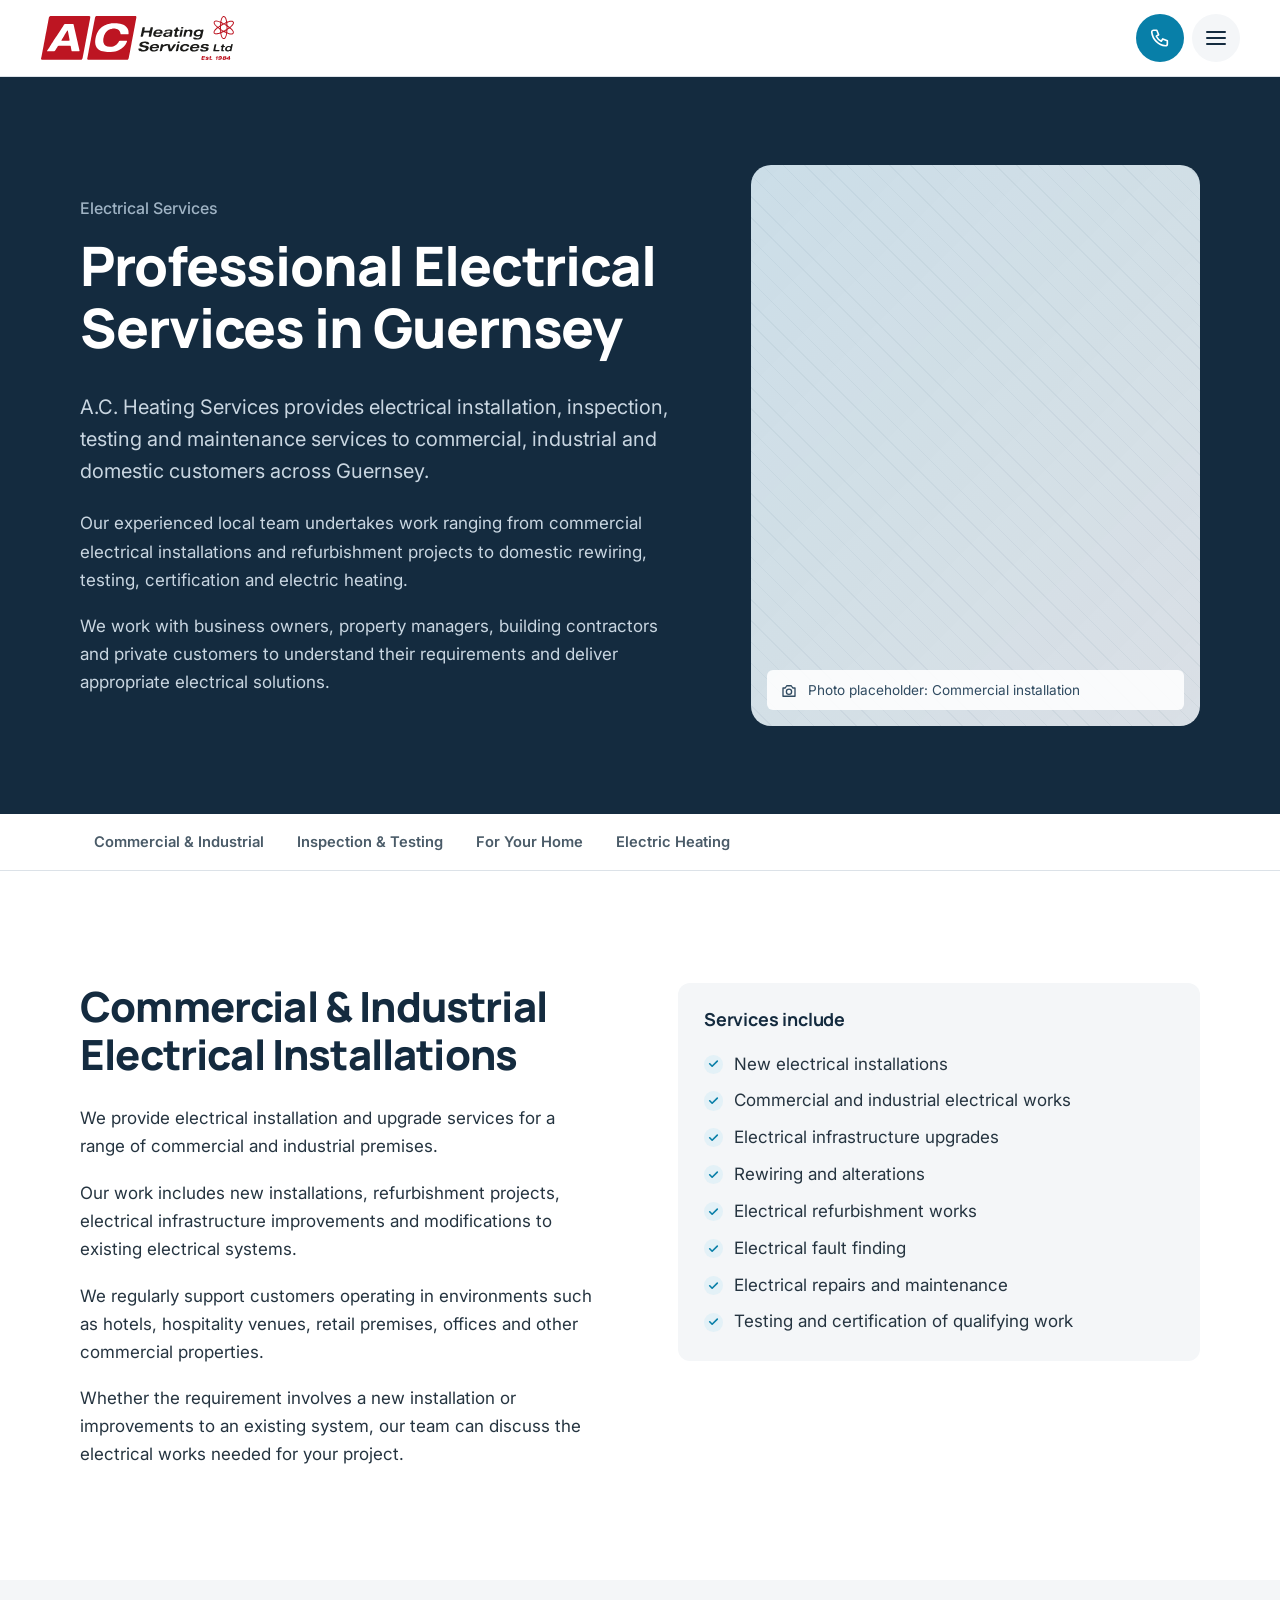
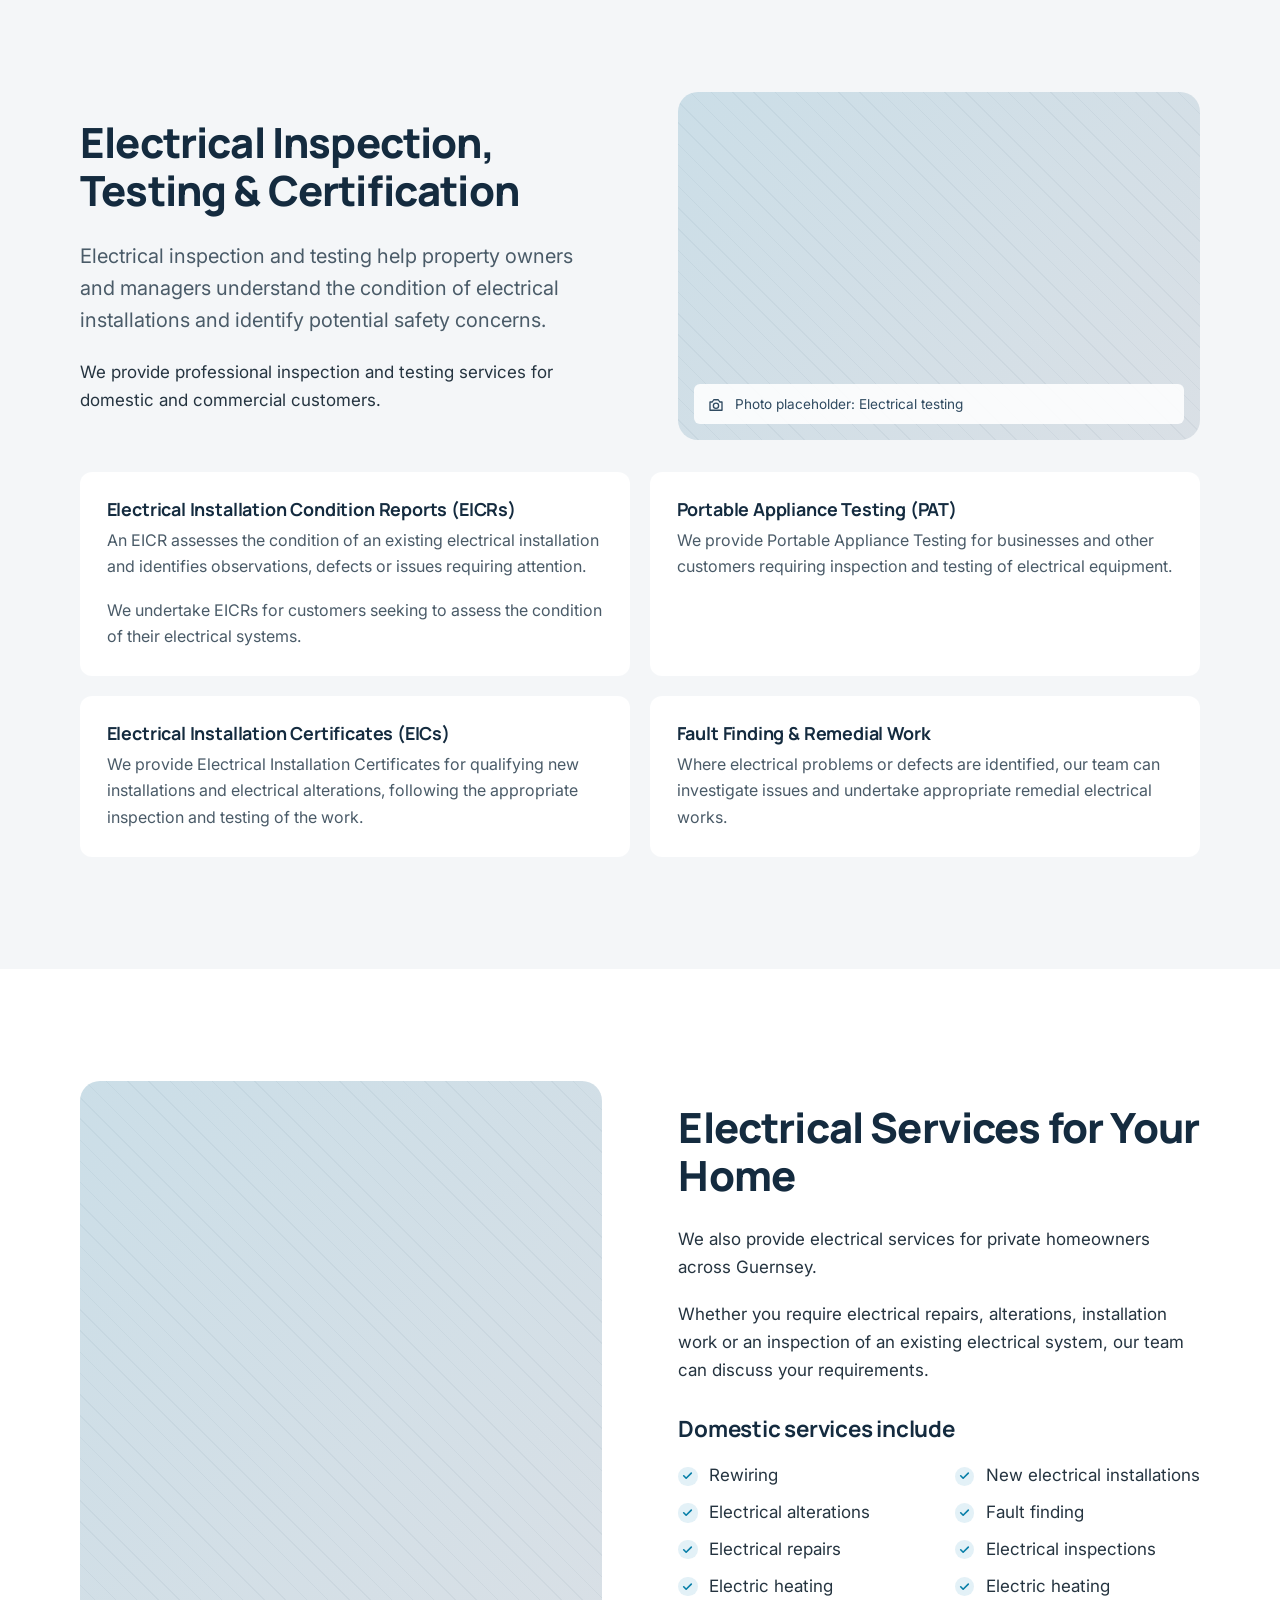
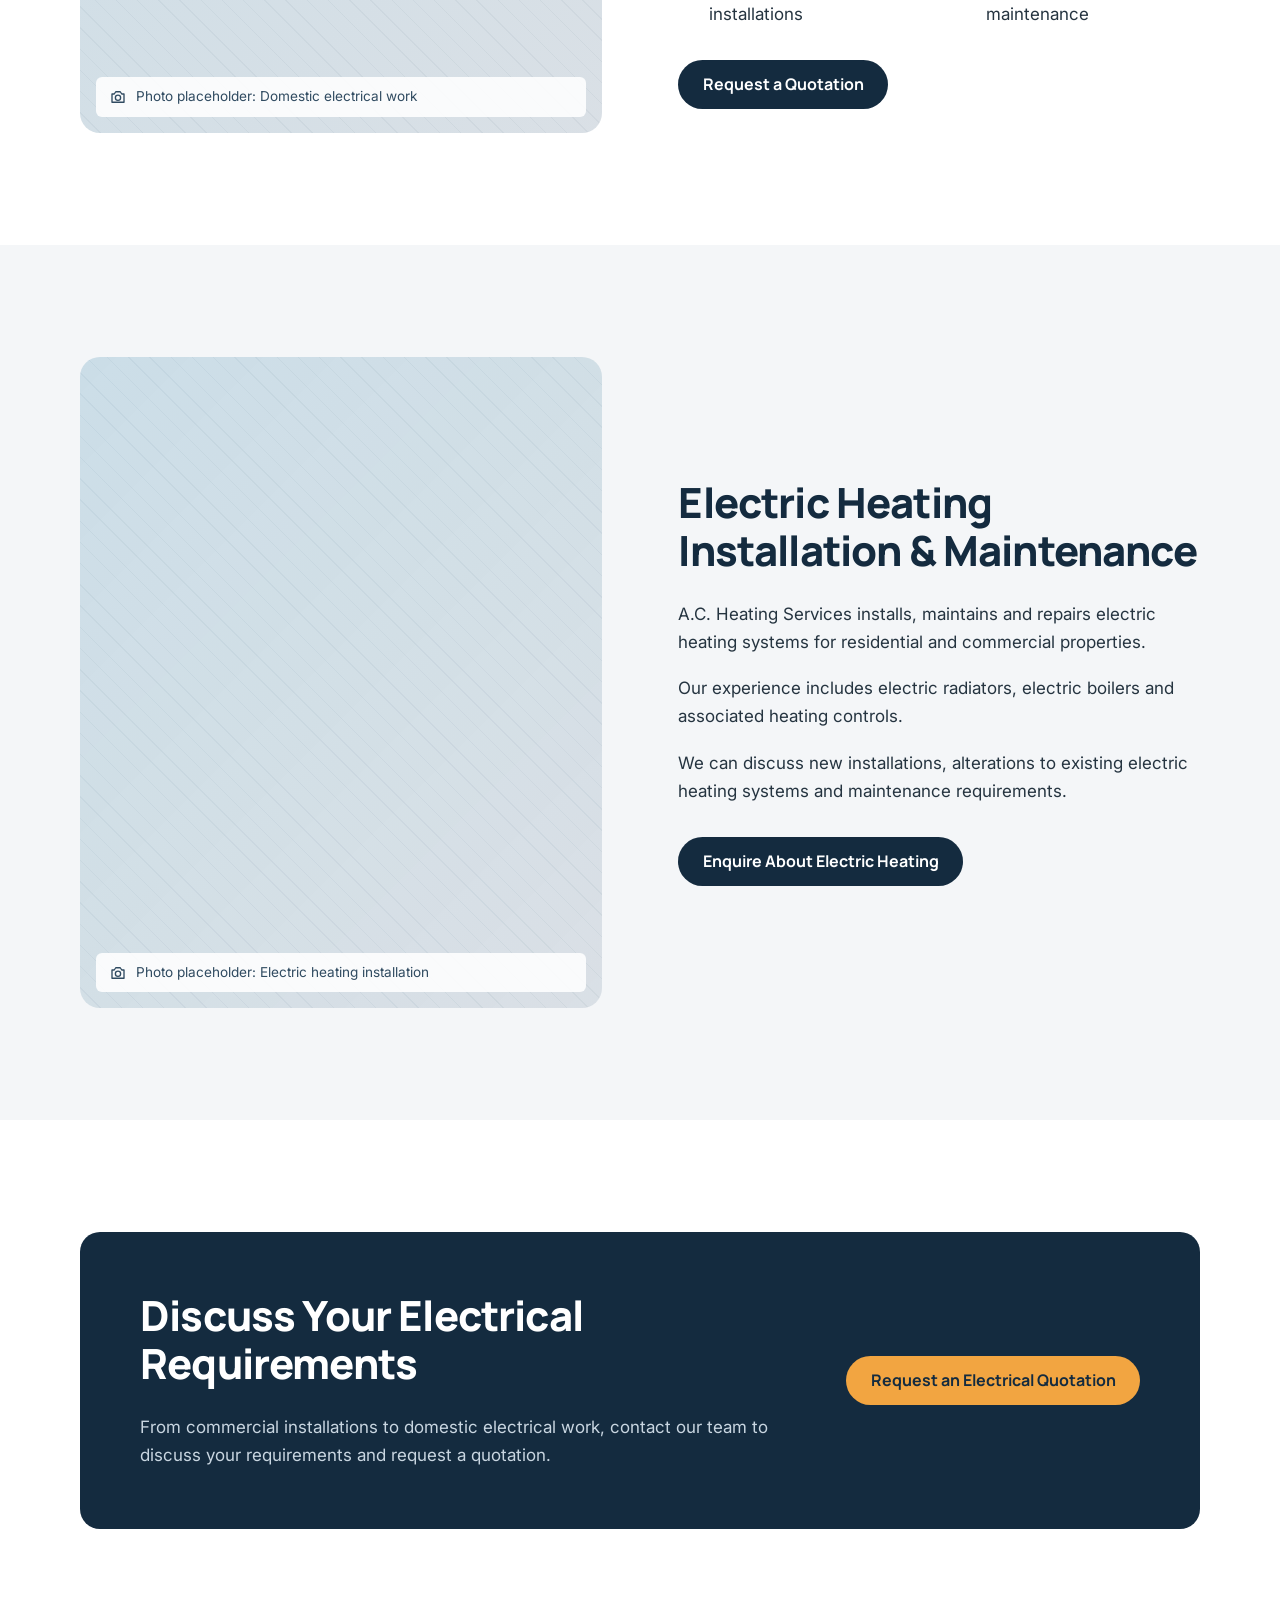
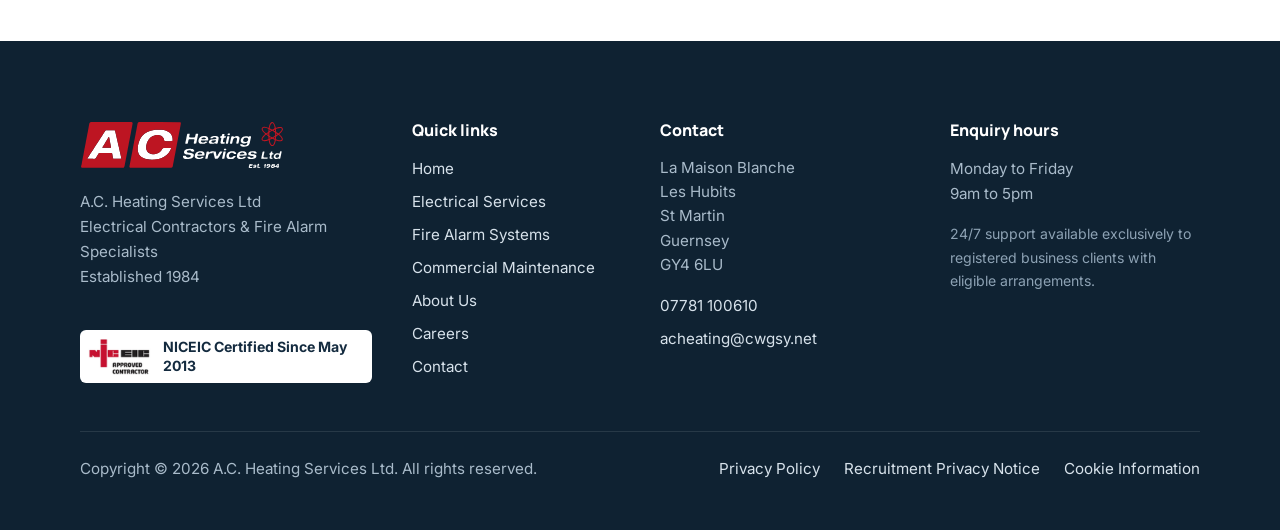
<file: ac-heating-website/electrical-services/index.html>
<!doctype html>
<html lang="en-GB">
<head>
<meta charset="utf-8">
<meta name="viewport" content="width=device-width, initial-scale=1">
<title>Electrical Installations, Testing &amp; Electric Heating Guernsey | A.C. Heating</title>
<meta name="description" content="Commercial, industrial and domestic electrical installations, EICRs, PAT testing, Electrical Installation Certificates, fault finding and electric heating across Guernsey.">
<link rel="canonical" href="https://www.acheating.gg/electrical-services/">
<meta property="og:type" content="website">
<meta property="og:site_name" content="A.C. Heating Services Ltd">
<meta property="og:locale" content="en_GB">
<meta property="og:title" content="Electrical Installations, Testing &amp; Electric Heating Guernsey | A.C. Heating">
<meta property="og:description" content="Commercial, industrial and domestic electrical installations, EICRs, PAT testing, Electrical Installation Certificates, fault finding and electric heating across Guernsey.">
<meta property="og:url" content="https://www.acheating.gg/electrical-services/">
<meta name="twitter:card" content="summary">
<meta name="theme-color" content="#142B3F">
<link rel="icon" href="../assets/img/favicon.svg" type="image/svg+xml">
<link rel="preconnect" href="https://fonts.googleapis.com">
<link rel="preconnect" href="https://fonts.gstatic.com" crossorigin>
<link rel="stylesheet" href="https://fonts.googleapis.com/css2?family=Inter:wght@400;500;600;700&family=Manrope:wght@600;700;800&display=swap">
<link rel="stylesheet" href="../assets/css/styles.css">
<script>document.documentElement.classList.add("js")</script>
<script src="../assets/js/config.js" defer></script>
<script src="../assets/js/main.js" defer></script>
<script type="application/ld+json">{"@context": "https://schema.org", "@type": "BreadcrumbList", "itemListElement": [{"@type": "ListItem", "position": 1, "name": "Home", "item": "https://www.acheating.gg/"}, {"@type": "ListItem", "position": 2, "name": "Electrical Services", "item": "https://www.acheating.gg/electrical-services/"}]}</script>
</head>
<body>
<a class="skip-link" href="#main">Skip to main content</a>
<header class="site-header">
  <div class="wrap header-inner">
    <a class="brand" href="../"><img class="brand-logo" src="../assets/img/logo.svg" alt="A.C. Heating Services Ltd, home" width="221" height="52"><span class="brand-tag">Electrical &amp; Fire Alarm Specialists</span></a>
    <nav class="primary-nav" id="primary-nav" aria-label="Main">
      <ul>
        <li><a href="../">Home</a></li><li><a href="../electrical-services/" aria-current="page">Electrical Services</a></li><li><a href="../fire-alarms/">Fire Alarms</a></li><li><a href="../maintenance/">Maintenance</a></li><li><a href="../about/">About Us</a></li><li><a class="nav-careers" href="../careers/">Careers <span class="hiring-pill">Hiring</span></a></li><li><a href="../contact/">Contact</a></li><li class="nav-mobile-cta"><a class="btn btn-primary" href="../contact/#enquiry">Request a Quotation</a></li>
      </ul>
    </nav>
    <div class="header-actions">
      <a class="btn btn-primary header-cta" href="../contact/#enquiry">Request a Quotation</a>
      <a class="header-phone" href="tel:+447781100610" data-phone aria-label="Call 07781 100610"><svg viewBox="0 0 24 24" fill="none" stroke="currentColor" stroke-width="1.8" stroke-linecap="round" stroke-linejoin="round" aria-hidden="true"><path d="M5 3.5h3.5l2 5-2.5 1.6a11 11 0 0 0 5.4 5.4l1.6-2.5 5 2v3.5a2 2 0 0 1-2 2A17 17 0 0 1 3 5.5a2 2 0 0 1 2-2z"/></svg></a>
      <button class="nav-toggle" type="button" aria-expanded="false" aria-controls="primary-nav" aria-label="Open menu"><span class="nav-toggle-bars"></span></button>
    </div>
  </div>
</header>
<main id="main">
<section class="page-hero on-dark">
  <div class="wrap page-hero-grid">
    <div>
      <p class="kicker">Electrical Services</p>
      <h1>Professional Electrical Services in Guernsey</h1>
      <p class="lead">A.C. Heating Services provides electrical installation, inspection, testing and maintenance services to commercial, industrial and domestic customers across Guernsey.</p>
      <p>Our experienced local team undertakes work ranging from commercial electrical installations and refurbishment projects to domestic rewiring, testing, certification and electric heating.</p>
      <p>We work with business owners, property managers, building contractors and private customers to understand their requirements and deliver appropriate electrical solutions.</p>
    </div>
    <figure class="ph r-4x5" data-img="elec-commercial" data-eager></figure>
  </div>
</section>

<nav class="subnav" aria-label="On this page">
  <div class="wrap">
    <ul>
      <li><a href="#commercial">Commercial &amp; Industrial</a></li>
      <li><a href="#testing">Inspection &amp; Testing</a></li>
      <li><a href="#domestic">For Your Home</a></li>
      <li><a href="#heating">Electric Heating</a></li>
    </ul>
  </div>
</nav>

<section class="section" id="commercial" aria-labelledby="commercial-title">
  <div class="wrap split top">
    <div class="prose">
      <h2 id="commercial-title">Commercial &amp; Industrial Electrical Installations</h2>
      <p>We provide electrical installation and upgrade services for a range of commercial and industrial premises.</p>
      <p>Our work includes new installations, refurbishment projects, electrical infrastructure improvements and modifications to existing electrical systems.</p>
      <p>We regularly support customers operating in environments such as hotels, hospitality venues, retail premises, offices and other commercial properties.</p>
      <p>Whether the requirement involves a new installation or improvements to an existing system, our team can discuss the electrical works needed for your project.</p>
    </div>
    <div class="sub-card" style="background:var(--grey);border:0">
      <h3>Services include</h3>
      <ul class="ticks">
        <li>New electrical installations</li>
        <li>Commercial and industrial electrical works</li>
        <li>Electrical infrastructure upgrades</li>
        <li>Rewiring and alterations</li>
        <li>Electrical refurbishment works</li>
        <li>Electrical fault finding</li>
        <li>Electrical repairs and maintenance</li>
        <li>Testing and certification of qualifying work</li>
      </ul>
    </div>
  </div>
</section>

<section class="section section-grey" id="testing" aria-labelledby="testing-title">
  <div class="wrap">
    <div class="split">
      <div>
        <h2 id="testing-title">Electrical Inspection, Testing &amp; Certification</h2>
        <p class="lead">Electrical inspection and testing help property owners and managers understand the condition of electrical installations and identify potential safety concerns.</p>
        <p>We provide professional inspection and testing services for domestic and commercial customers.</p>
      </div>
      <figure class="ph r-3x2" data-img="elec-testing"></figure>
    </div>
    <div class="sub-grid">
      <div class="sub-card">
        <h3>Electrical Installation Condition Reports (EICRs)</h3>
        <p>An EICR assesses the condition of an existing electrical installation and identifies observations, defects or issues requiring attention.</p>
        <p>We undertake EICRs for customers seeking to assess the condition of their electrical systems.</p>
      </div>
      <div class="sub-card">
        <h3>Portable Appliance Testing (PAT)</h3>
        <p>We provide Portable Appliance Testing for businesses and other customers requiring inspection and testing of electrical equipment.</p>
      </div>
      <div class="sub-card">
        <h3>Electrical Installation Certificates (EICs)</h3>
        <p>We provide Electrical Installation Certificates for qualifying new installations and electrical alterations, following the appropriate inspection and testing of the work.</p>
      </div>
      <div class="sub-card">
        <h3>Fault Finding &amp; Remedial Work</h3>
        <p>Where electrical problems or defects are identified, our team can investigate issues and undertake appropriate remedial electrical works.</p>
      </div>
    </div>
  </div>
</section>

<section class="section" id="domestic" aria-labelledby="domestic-title">
  <div class="wrap split flip">
    <div>
      <h2 id="domestic-title">Electrical Services for Your Home</h2>
      <p>We also provide electrical services for private homeowners across Guernsey.</p>
      <p>Whether you require electrical repairs, alterations, installation work or an inspection of an existing electrical system, our team can discuss your requirements.</p>
      <h3 style="margin-top:2rem">Domestic services include</h3>
      <ul class="ticks cols">
        <li>Rewiring</li>
        <li>New electrical installations</li>
        <li>Electrical alterations</li>
        <li>Fault finding</li>
        <li>Electrical repairs</li>
        <li>Electrical inspections</li>
        <li>Electric heating installations</li>
        <li>Electric heating maintenance</li>
      </ul>
      <div class="btn-row">
        <a class="btn btn-navy" href="../contact/?type=private&amp;service=domestic#enquiry">Request a Quotation</a>
      </div>
    </div>
    <figure class="ph r-4x5" data-img="elec-domestic"></figure>
  </div>
</section>

<section class="section section-grey" id="heating" aria-labelledby="heating-title">
  <div class="wrap split">
    <figure class="ph r-4x5" data-img="elec-heating"></figure>
    <div>
      <h2 id="heating-title">Electric Heating Installation &amp; Maintenance</h2>
      <p>A.C. Heating Services installs, maintains and repairs electric heating systems for residential and commercial properties.</p>
      <p>Our experience includes electric radiators, electric boilers and associated heating controls.</p>
      <p>We can discuss new installations, alterations to existing electric heating systems and maintenance requirements.</p>
      <div class="btn-row">
        <a class="btn btn-navy" href="../contact/?service=heating#enquiry">Enquire About Electric Heating</a>
      </div>
    </div>
  </div>
</section>

<section class="section cta-final" aria-labelledby="final-title">
  <div class="wrap">
    <div class="band on-dark">
      <div>
        <h2 id="final-title">Discuss Your Electrical Requirements</h2>
        <p>From commercial installations to domestic electrical work, contact our team to discuss your requirements and request a quotation.</p>
      </div>
      <div class="btn-row">
        <a class="btn btn-primary" href="../contact/#enquiry">Request an Electrical Quotation</a>
      </div>
    </div>
  </div>
</section>
</main>
<footer class="site-footer">
  <div class="wrap">
    <div class="footer-grid">
      <div class="footer-brand">
        <a class="brand" href="../"><img class="brand-logo" src="../assets/img/logo-white.svg" alt="A.C. Heating Services Ltd, home" width="221" height="52"><span class="brand-tag">Electrical &amp; Fire Alarm Specialists</span></a>
        <p>A.C. Heating Services Ltd<br>Electrical Contractors &amp; Fire Alarm Specialists<br>Established 1984</p>
        <span class="footer-accred"><img src="../assets/img/niceic-approved-contractor.png" alt="NICEIC Approved Contractor" width="68" height="39"> NICEIC Certified Since May 2013</span>
      </div>
      <div>
        <h2>Quick links</h2>
        <ul><li><a href="../">Home</a></li><li><a href="../electrical-services/">Electrical Services</a></li><li><a href="../fire-alarms/">Fire Alarm Systems</a></li><li><a href="../maintenance/">Commercial Maintenance</a></li><li><a href="../about/">About Us</a></li><li><a href="../careers/">Careers</a></li><li><a href="../contact/">Contact</a></li></ul>
      </div>
      <div>
        <h2>Contact</h2>
        <address>La Maison Blanche<br>Les Hubits<br>St Martin<br>Guernsey<br>GY4 6LU</address>
        <ul style="margin-top:1rem">
          <li><a href="tel:+447781100610" data-phone data-phone-text="{phone}">07781 100610</a></li>
          <li><a href="mailto:acheating@cwgsy.net" data-email="enquiry" data-email-text>acheating@cwgsy.net</a></li>
        </ul>
      </div>
      <div>
        <h2>Enquiry hours</h2>
        <p>Monday to Friday<br>9am to 5pm</p>
        <p class="footer-small">24/7 support available exclusively to registered business clients with eligible arrangements.</p>
      </div>
    </div>
    <div class="footer-bottom">
      <p>Copyright &copy; <span data-year>2026</span> A.C. Heating Services Ltd. All rights reserved.</p>
      <ul>
        <li><a href="../privacy/">Privacy Policy</a></li>
        <li><a href="../recruitment-privacy/">Recruitment Privacy Notice</a></li>
        <li><a href="../privacy/#cookies">Cookie Information</a></li>
      </ul>
    </div>
  </div>
</footer>
</body>
</html>
</file>
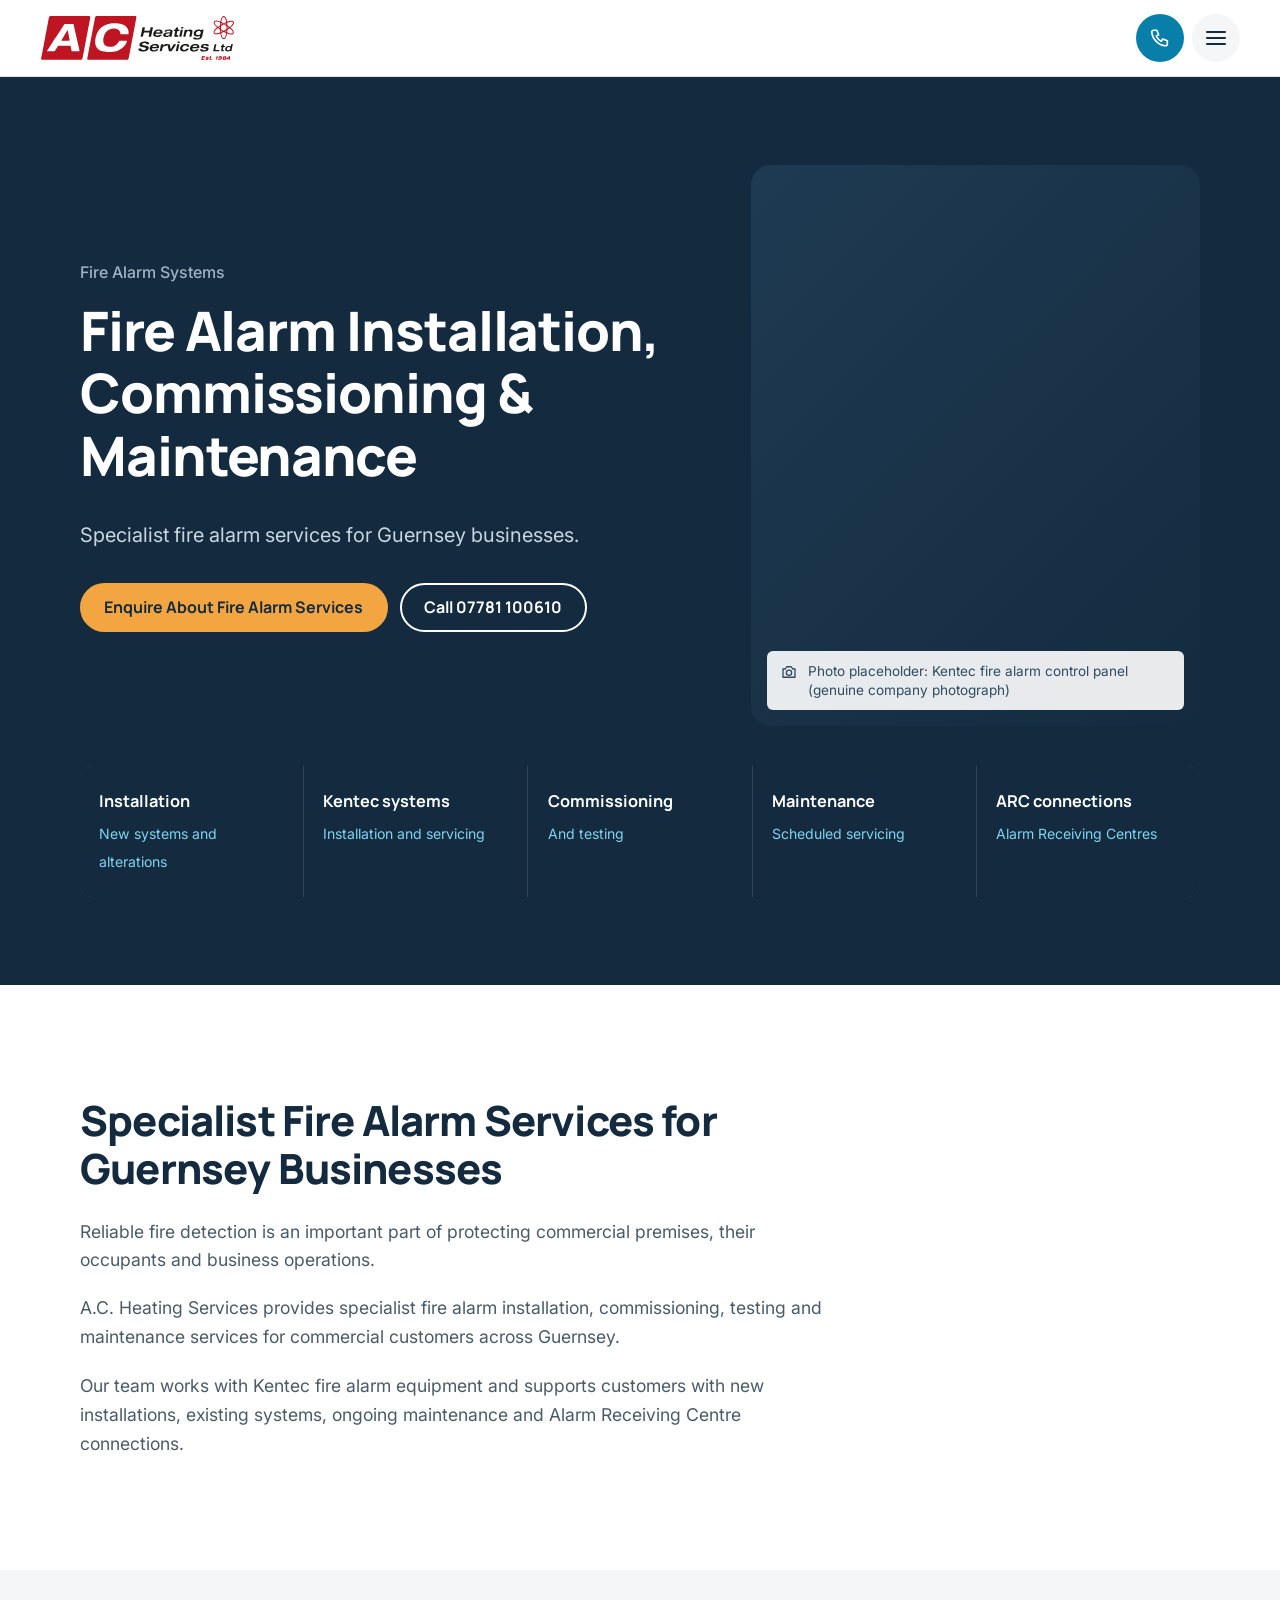
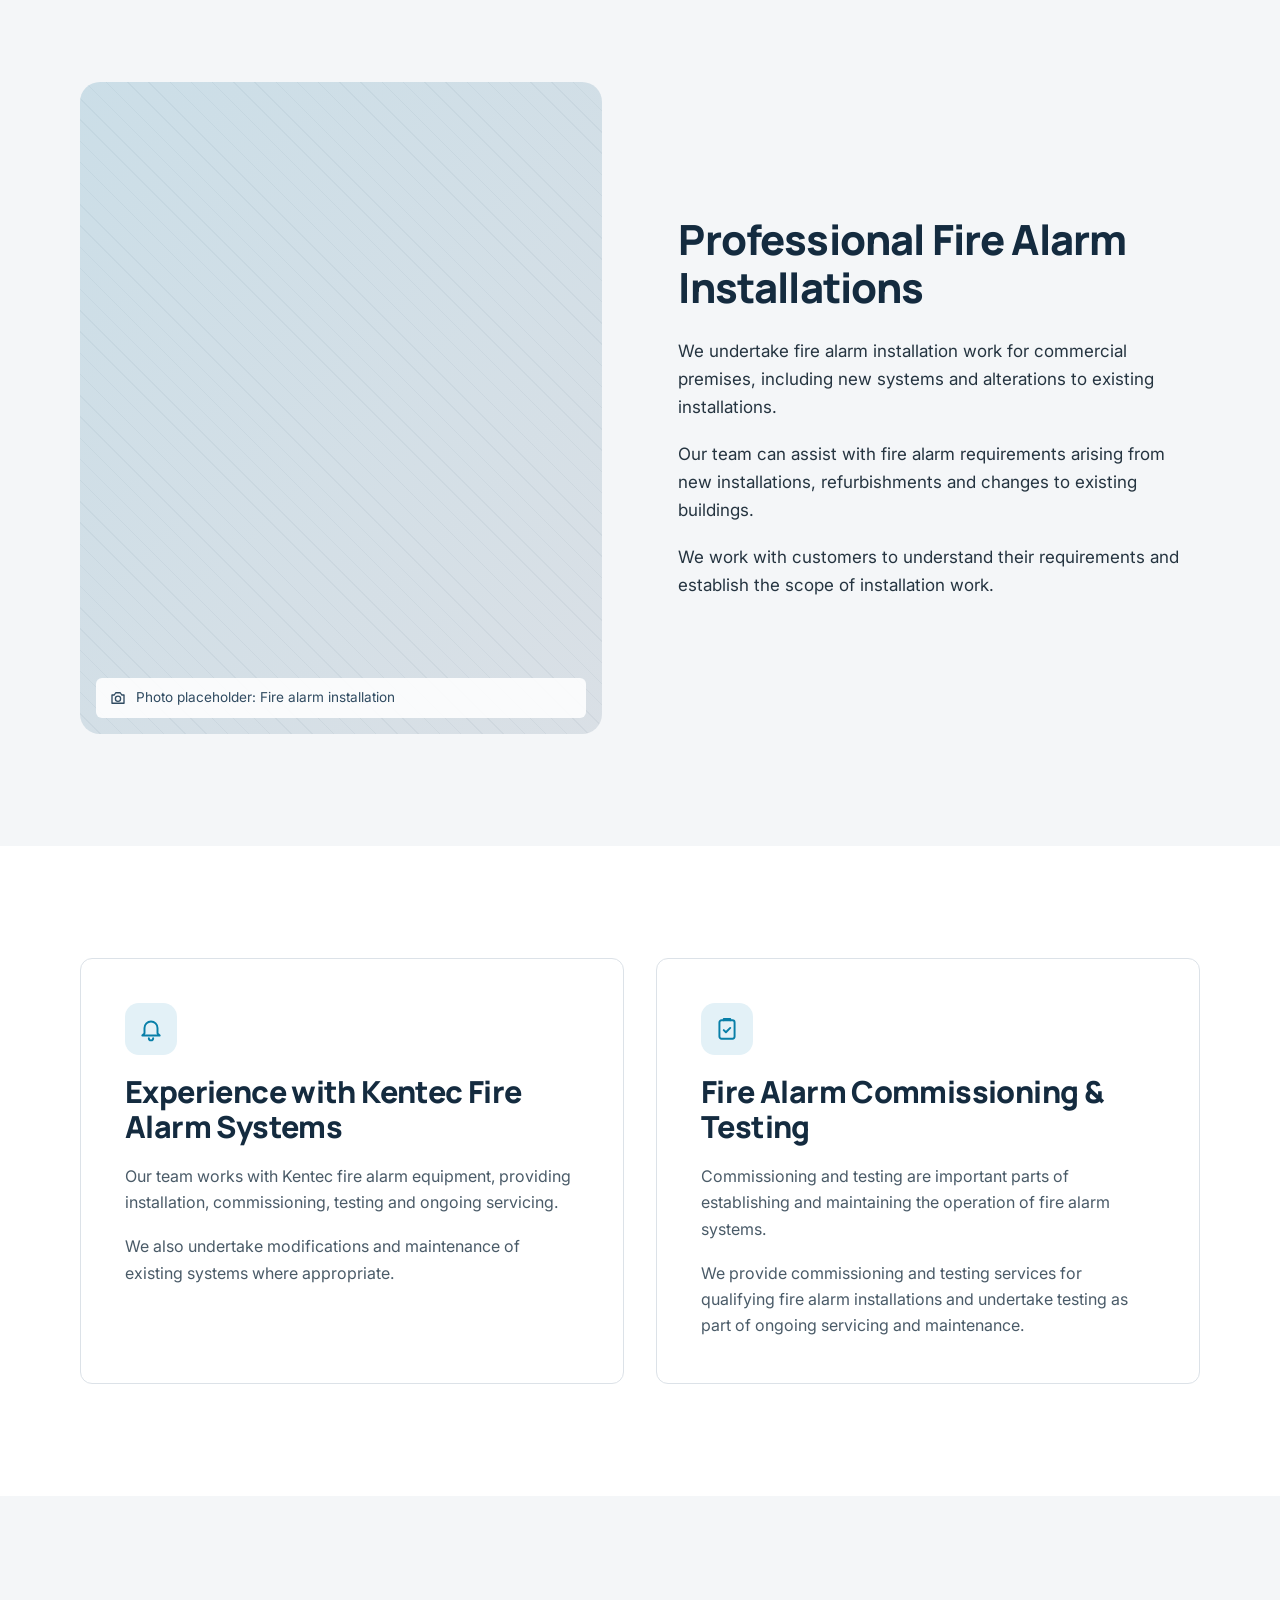
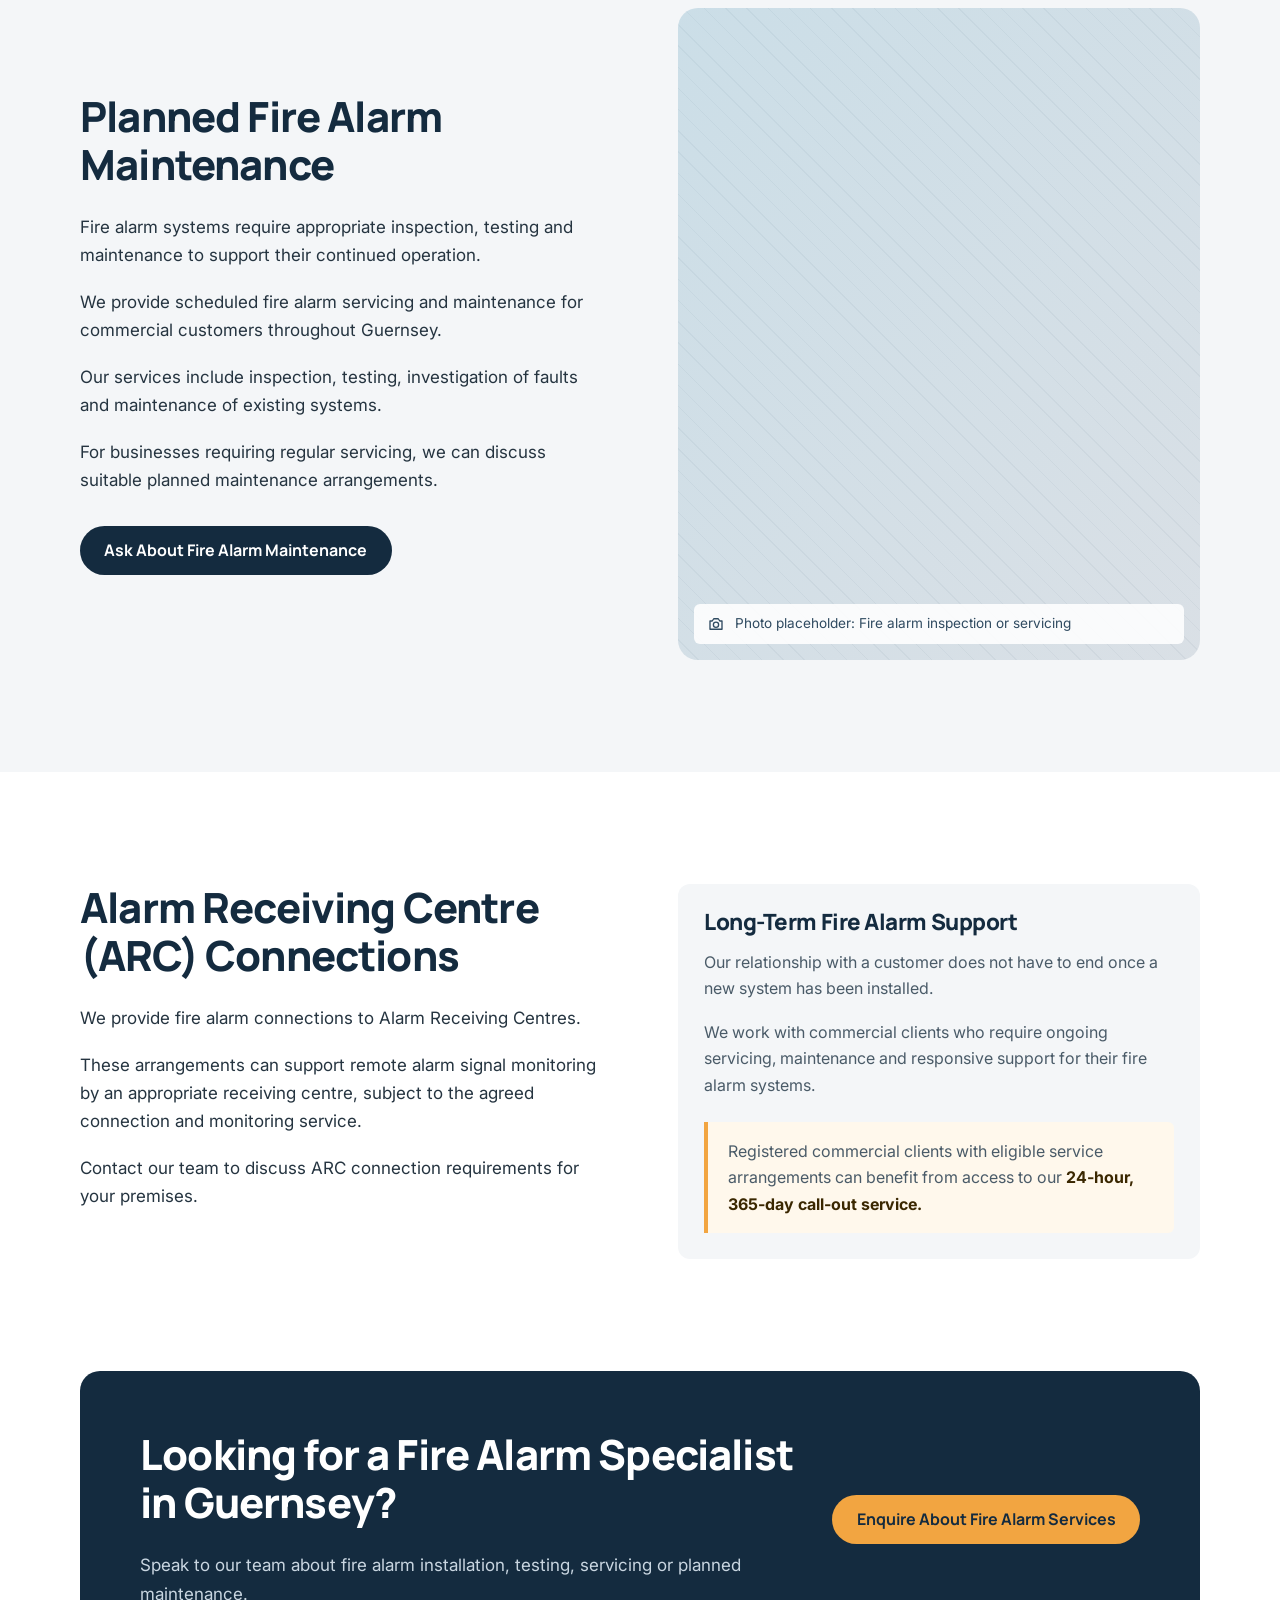
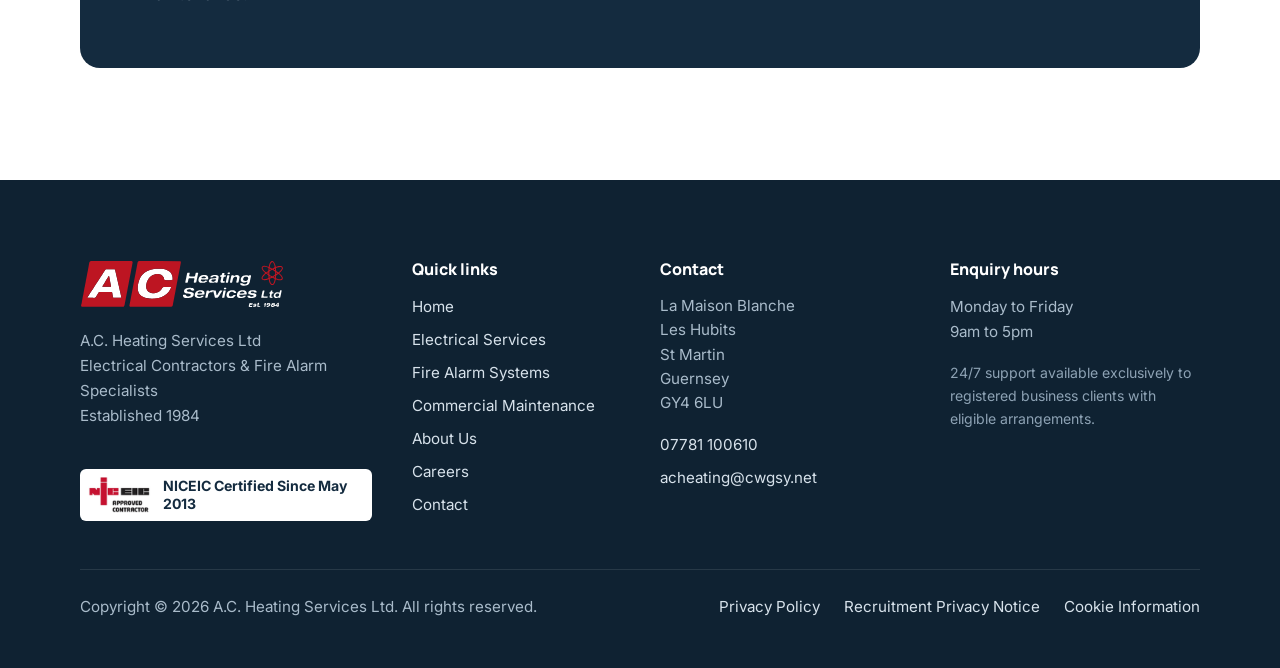
<file: ac-heating-website/fire-alarms/index.html>
<!doctype html>
<html lang="en-GB">
<head>
<meta charset="utf-8">
<meta name="viewport" content="width=device-width, initial-scale=1">
<title>Fire Alarm Installation &amp; Maintenance Guernsey | A.C. Heating</title>
<meta name="description" content="Specialist fire alarm installation, commissioning, testing and planned maintenance for Guernsey businesses, including Kentec systems and Alarm Receiving Centre connections.">
<link rel="canonical" href="https://www.acheating.gg/fire-alarms/">
<meta property="og:type" content="website">
<meta property="og:site_name" content="A.C. Heating Services Ltd">
<meta property="og:locale" content="en_GB">
<meta property="og:title" content="Fire Alarm Installation &amp; Maintenance Guernsey | A.C. Heating">
<meta property="og:description" content="Specialist fire alarm installation, commissioning, testing and planned maintenance for Guernsey businesses, including Kentec systems and Alarm Receiving Centre connections.">
<meta property="og:url" content="https://www.acheating.gg/fire-alarms/">
<meta name="twitter:card" content="summary">
<meta name="theme-color" content="#142B3F">
<link rel="icon" href="../assets/img/favicon.svg" type="image/svg+xml">
<link rel="preconnect" href="https://fonts.googleapis.com">
<link rel="preconnect" href="https://fonts.gstatic.com" crossorigin>
<link rel="stylesheet" href="https://fonts.googleapis.com/css2?family=Inter:wght@400;500;600;700&family=Manrope:wght@600;700;800&display=swap">
<link rel="stylesheet" href="../assets/css/styles.css">
<script>document.documentElement.classList.add("js")</script>
<script src="../assets/js/config.js" defer></script>
<script src="../assets/js/main.js" defer></script>
<script type="application/ld+json">{"@context": "https://schema.org", "@type": "BreadcrumbList", "itemListElement": [{"@type": "ListItem", "position": 1, "name": "Home", "item": "https://www.acheating.gg/"}, {"@type": "ListItem", "position": 2, "name": "Fire Alarm Systems", "item": "https://www.acheating.gg/fire-alarms/"}]}</script>
</head>
<body>
<a class="skip-link" href="#main">Skip to main content</a>
<header class="site-header">
  <div class="wrap header-inner">
    <a class="brand" href="../"><img class="brand-logo" src="../assets/img/logo.svg" alt="A.C. Heating Services Ltd, home" width="221" height="52"><span class="brand-tag">Electrical &amp; Fire Alarm Specialists</span></a>
    <nav class="primary-nav" id="primary-nav" aria-label="Main">
      <ul>
        <li><a href="../">Home</a></li><li><a href="../electrical-services/">Electrical Services</a></li><li><a href="../fire-alarms/" aria-current="page">Fire Alarms</a></li><li><a href="../maintenance/">Maintenance</a></li><li><a href="../about/">About Us</a></li><li><a class="nav-careers" href="../careers/">Careers <span class="hiring-pill">Hiring</span></a></li><li><a href="../contact/">Contact</a></li><li class="nav-mobile-cta"><a class="btn btn-primary" href="../contact/#enquiry">Request a Quotation</a></li>
      </ul>
    </nav>
    <div class="header-actions">
      <a class="btn btn-primary header-cta" href="../contact/#enquiry">Request a Quotation</a>
      <a class="header-phone" href="tel:+447781100610" data-phone aria-label="Call 07781 100610"><svg viewBox="0 0 24 24" fill="none" stroke="currentColor" stroke-width="1.8" stroke-linecap="round" stroke-linejoin="round" aria-hidden="true"><path d="M5 3.5h3.5l2 5-2.5 1.6a11 11 0 0 0 5.4 5.4l1.6-2.5 5 2v3.5a2 2 0 0 1-2 2A17 17 0 0 1 3 5.5a2 2 0 0 1 2-2z"/></svg></a>
      <button class="nav-toggle" type="button" aria-expanded="false" aria-controls="primary-nav" aria-label="Open menu"><span class="nav-toggle-bars"></span></button>
    </div>
  </div>
</header>
<main id="main">
<section class="page-hero on-dark" aria-labelledby="fire-title">
  <div class="wrap">
    <div class="page-hero-grid">
      <div>
        <p class="kicker">Fire Alarm Systems</p>
        <h1 id="fire-title">Fire Alarm Installation, Commissioning &amp; Maintenance</h1>
        <p class="lead">Specialist fire alarm services for Guernsey businesses.</p>
        <div class="btn-row">
          <a class="btn btn-primary" href="../contact/?type=business#enquiry">Enquire About Fire Alarm Services</a>
          <a class="btn btn-outline" href="tel:+447781100610" data-phone data-phone-text="Call {phone}">Call 07781 100610</a>
        </div>
      </div>
      <figure class="ph r-4x5 ph-dark" data-img="fire-kentec" data-eager></figure>
    </div>
    <nav aria-label="Fire alarm services on this page">
      <div class="tiles">
        <a class="tile" href="#installation"><strong>Installation</strong><span>New systems and alterations</span></a>
        <a class="tile" href="#kentec"><strong>Kentec systems</strong><span>Installation and servicing</span></a>
        <a class="tile" href="#commissioning"><strong>Commissioning</strong><span>And testing</span></a>
        <a class="tile" href="#maintenance"><strong>Maintenance</strong><span>Scheduled servicing</span></a>
        <a class="tile" href="#arc"><strong>ARC connections</strong><span>Alarm Receiving Centres</span></a>
      </div>
    </nav>
  </div>
</section>

<section class="section" aria-labelledby="intro-title">
  <div class="wrap">
    <div class="section-head" style="margin-bottom:0">
      <h2 id="intro-title">Specialist Fire Alarm Services for Guernsey Businesses</h2>
      <p class="lead">Reliable fire detection is an important part of protecting commercial premises, their occupants and business operations.</p>
      <p>A.C. Heating Services provides specialist fire alarm installation, commissioning, testing and maintenance services for commercial customers across Guernsey.</p>
      <p>Our team works with Kentec fire alarm equipment and supports customers with new installations, existing systems, ongoing maintenance and Alarm Receiving Centre connections.</p>
    </div>
  </div>
</section>

<section class="section section-grey" id="installation" aria-labelledby="install-title">
  <div class="wrap split">
    <figure class="ph r-4x5" data-img="fire-install"></figure>
    <div>
      <h2 id="install-title">Professional Fire Alarm Installations</h2>
      <p>We undertake fire alarm installation work for commercial premises, including new systems and alterations to existing installations.</p>
      <p>Our team can assist with fire alarm requirements arising from new installations, refurbishments and changes to existing buildings.</p>
      <p>We work with customers to understand their requirements and establish the scope of installation work.</p>
    </div>
  </div>
</section>

<section class="section" aria-label="Kentec systems and commissioning">
  <div class="wrap sub-grid" style="margin-top:0;gap:clamp(1.25rem,3vw,2rem)">
    <div class="sub-card" id="kentec" style="padding:clamp(1.75rem,4vw,2.75rem)">
      <span class="icon"><svg viewBox="0 0 24 24" fill="none" stroke="currentColor" stroke-width="1.8" stroke-linecap="round" stroke-linejoin="round" aria-hidden="true"><path d="M6 16v-5a6 6 0 1 1 12 0v5l2 2H4z"/><path d="M10 20.5a2 2 0 0 0 4 0"/></svg></span>
      <h2 style="font-size:clamp(1.5rem,2.6vw,1.9rem)">Experience with Kentec Fire Alarm Systems</h2>
      <p>Our team works with Kentec fire alarm equipment, providing installation, commissioning, testing and ongoing servicing.</p>
      <p>We also undertake modifications and maintenance of existing systems where appropriate.</p>
    </div>
    <div class="sub-card" id="commissioning" style="padding:clamp(1.75rem,4vw,2.75rem)">
      <span class="icon"><svg viewBox="0 0 24 24" fill="none" stroke="currentColor" stroke-width="1.8" stroke-linecap="round" stroke-linejoin="round" aria-hidden="true"><rect x="5" y="4" width="14" height="17" rx="2"/><path d="M9 4V2.8h6V4"/><path d="M9 13l2 2 4-4"/></svg></span>
      <h2 style="font-size:clamp(1.5rem,2.6vw,1.9rem)">Fire Alarm Commissioning &amp; Testing</h2>
      <p>Commissioning and testing are important parts of establishing and maintaining the operation of fire alarm systems.</p>
      <p>We provide commissioning and testing services for qualifying fire alarm installations and undertake testing as part of ongoing servicing and maintenance.</p>
    </div>
  </div>
</section>

<section class="section section-grey" id="maintenance" aria-labelledby="maint-title">
  <div class="wrap split flip">
    <figure class="ph r-4x5" data-img="fire-servicing"></figure>
    <div>
      <h2 id="maint-title">Planned Fire Alarm Maintenance</h2>
      <p>Fire alarm systems require appropriate inspection, testing and maintenance to support their continued operation.</p>
      <p>We provide scheduled fire alarm servicing and maintenance for commercial customers throughout Guernsey.</p>
      <p>Our services include inspection, testing, investigation of faults and maintenance of existing systems.</p>
      <p>For businesses requiring regular servicing, we can discuss suitable planned maintenance arrangements.</p>
      <div class="btn-row">
        <a class="btn btn-navy" href="../contact/?type=business&amp;service=fire-maintenance#enquiry">Ask About Fire Alarm Maintenance</a>
      </div>
    </div>
  </div>
</section>

<section class="section" id="arc" aria-labelledby="arc-title">
  <div class="wrap split top">
    <div>
      <h2 id="arc-title">Alarm Receiving Centre (ARC) Connections</h2>
      <p>We provide fire alarm connections to Alarm Receiving Centres.</p>
      <p>These arrangements can support remote alarm signal monitoring by an appropriate receiving centre, subject to the agreed connection and monitoring service.</p>
      <p>Contact our team to discuss ARC connection requirements for your premises.</p>
    </div>
    <div class="sub-card" style="background:var(--grey);border:0">
      <h2 style="font-size:1.4rem">Long-Term Fire Alarm Support</h2>
      <p>Our relationship with a customer does not have to end once a new system has been installed.</p>
      <p>We work with commercial clients who require ongoing servicing, maintenance and responsive support for their fire alarm systems.</p>
      <p class="notice" style="margin-bottom:0">Registered commercial clients with eligible service arrangements can benefit from access to our <strong>24-hour, 365-day call-out service.</strong></p>
    </div>
  </div>
</section>

<section class="section cta-final" style="padding-top:0" aria-labelledby="final-title">
  <div class="wrap">
    <div class="band on-dark">
      <div>
        <h2 id="final-title">Looking for a Fire Alarm Specialist in Guernsey?</h2>
        <p>Speak to our team about fire alarm installation, testing, servicing or planned maintenance.</p>
      </div>
      <div class="btn-row">
        <a class="btn btn-primary" href="../contact/?type=business#enquiry">Enquire About Fire Alarm Services</a>
      </div>
    </div>
  </div>
</section>
</main>
<footer class="site-footer">
  <div class="wrap">
    <div class="footer-grid">
      <div class="footer-brand">
        <a class="brand" href="../"><img class="brand-logo" src="../assets/img/logo-white.svg" alt="A.C. Heating Services Ltd, home" width="221" height="52"><span class="brand-tag">Electrical &amp; Fire Alarm Specialists</span></a>
        <p>A.C. Heating Services Ltd<br>Electrical Contractors &amp; Fire Alarm Specialists<br>Established 1984</p>
        <span class="footer-accred"><img src="../assets/img/niceic-approved-contractor.png" alt="NICEIC Approved Contractor" width="68" height="39"> NICEIC Certified Since May 2013</span>
      </div>
      <div>
        <h2>Quick links</h2>
        <ul><li><a href="../">Home</a></li><li><a href="../electrical-services/">Electrical Services</a></li><li><a href="../fire-alarms/">Fire Alarm Systems</a></li><li><a href="../maintenance/">Commercial Maintenance</a></li><li><a href="../about/">About Us</a></li><li><a href="../careers/">Careers</a></li><li><a href="../contact/">Contact</a></li></ul>
      </div>
      <div>
        <h2>Contact</h2>
        <address>La Maison Blanche<br>Les Hubits<br>St Martin<br>Guernsey<br>GY4 6LU</address>
        <ul style="margin-top:1rem">
          <li><a href="tel:+447781100610" data-phone data-phone-text="{phone}">07781 100610</a></li>
          <li><a href="mailto:acheating@cwgsy.net" data-email="enquiry" data-email-text>acheating@cwgsy.net</a></li>
        </ul>
      </div>
      <div>
        <h2>Enquiry hours</h2>
        <p>Monday to Friday<br>9am to 5pm</p>
        <p class="footer-small">24/7 support available exclusively to registered business clients with eligible arrangements.</p>
      </div>
    </div>
    <div class="footer-bottom">
      <p>Copyright &copy; <span data-year>2026</span> A.C. Heating Services Ltd. All rights reserved.</p>
      <ul>
        <li><a href="../privacy/">Privacy Policy</a></li>
        <li><a href="../recruitment-privacy/">Recruitment Privacy Notice</a></li>
        <li><a href="../privacy/#cookies">Cookie Information</a></li>
      </ul>
    </div>
  </div>
</footer>
</body>
</html>
</file>
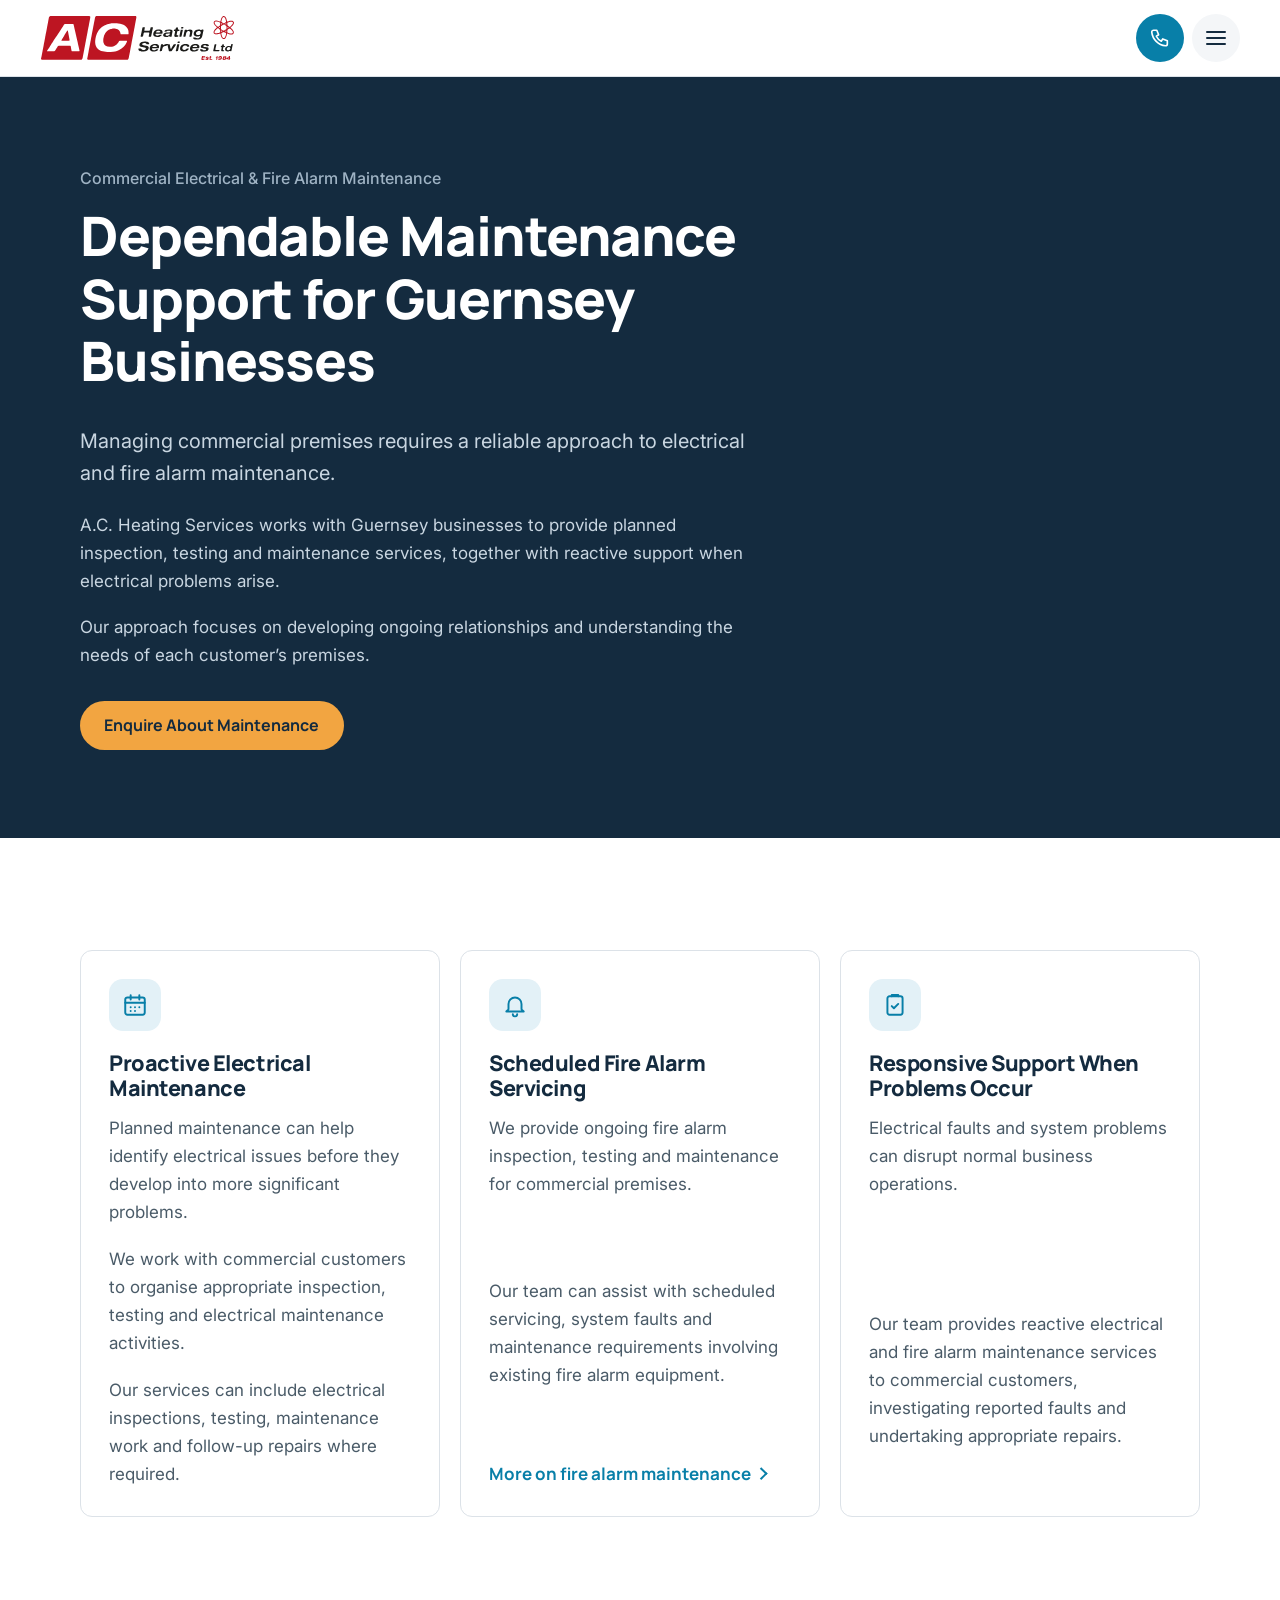
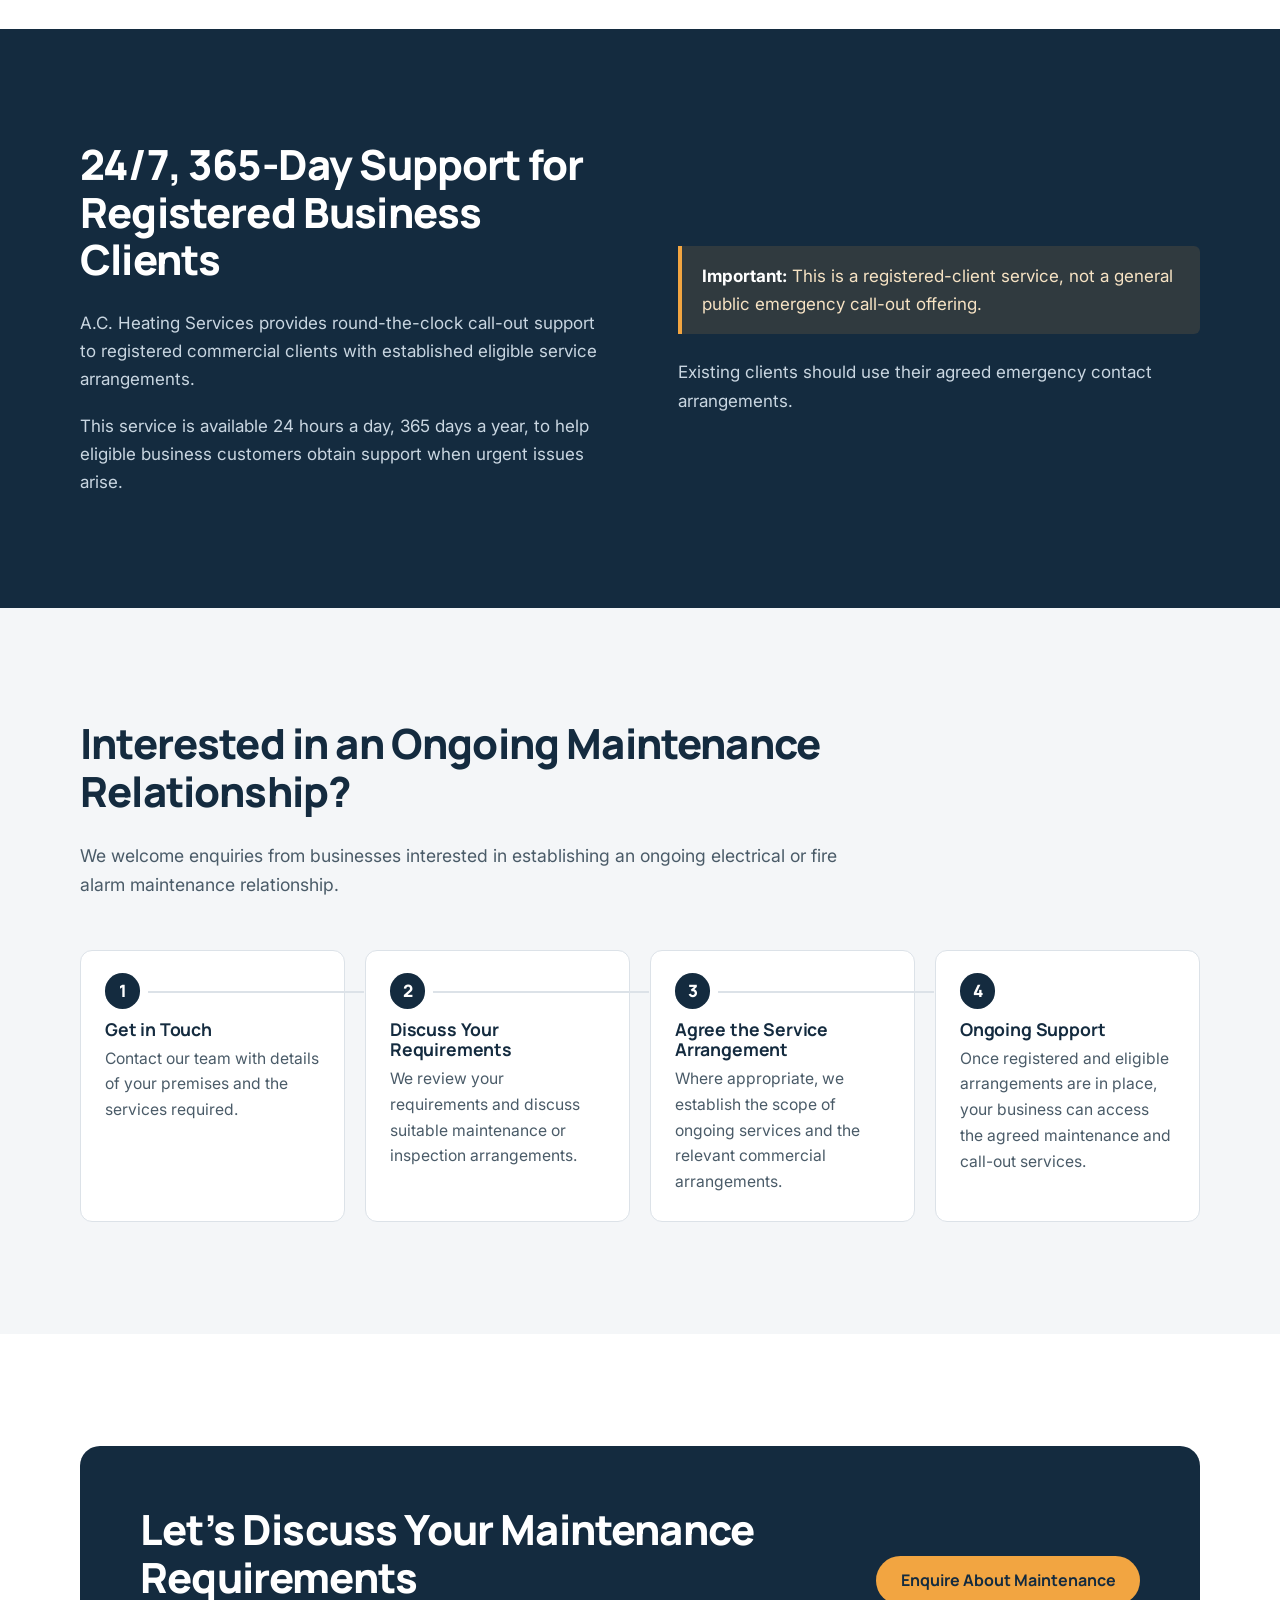
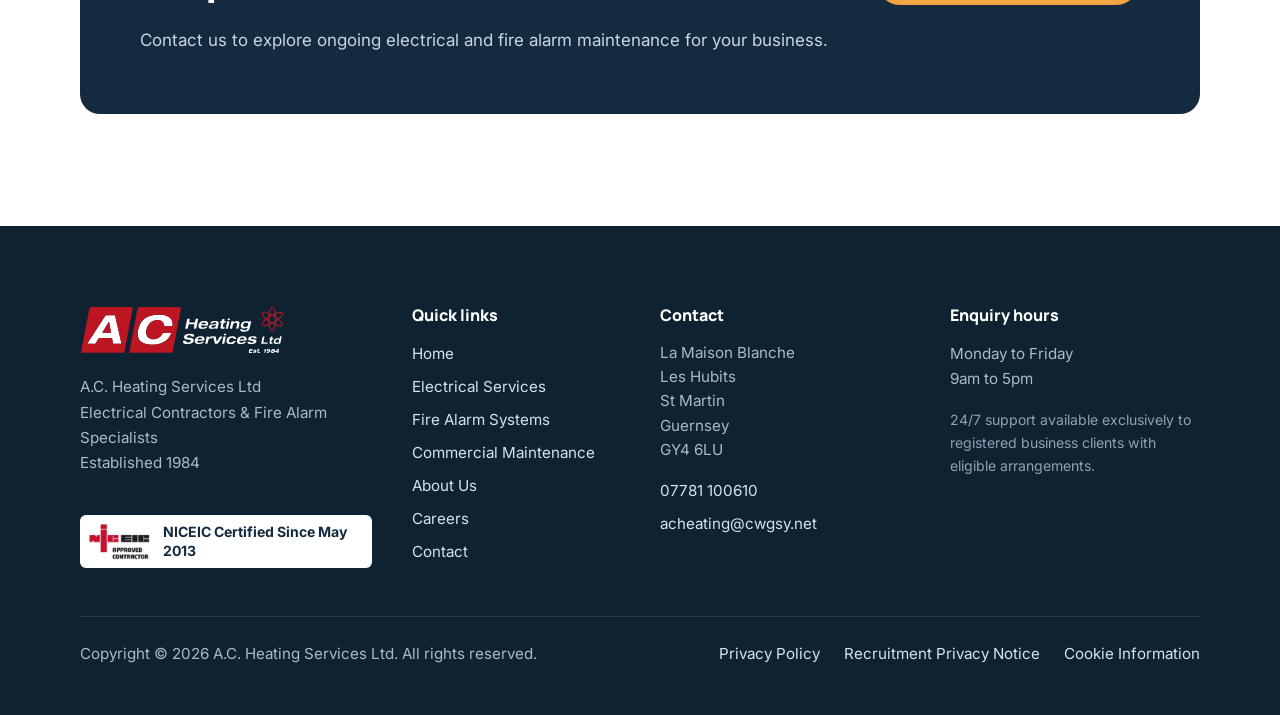
<file: ac-heating-website/maintenance/index.html>
<!doctype html>
<html lang="en-GB">
<head>
<meta charset="utf-8">
<meta name="viewport" content="width=device-width, initial-scale=1">
<title>Commercial Electrical &amp; Fire Alarm Maintenance Guernsey | A.C. Heating</title>
<meta name="description" content="Planned electrical inspections, scheduled fire alarm servicing and reactive maintenance for Guernsey businesses, with 24/7 call-out support for registered commercial clients.">
<link rel="canonical" href="https://www.acheating.gg/maintenance/">
<meta property="og:type" content="website">
<meta property="og:site_name" content="A.C. Heating Services Ltd">
<meta property="og:locale" content="en_GB">
<meta property="og:title" content="Commercial Electrical &amp; Fire Alarm Maintenance Guernsey | A.C. Heating">
<meta property="og:description" content="Planned electrical inspections, scheduled fire alarm servicing and reactive maintenance for Guernsey businesses, with 24/7 call-out support for registered commercial clients.">
<meta property="og:url" content="https://www.acheating.gg/maintenance/">
<meta name="twitter:card" content="summary">
<meta name="theme-color" content="#142B3F">
<link rel="icon" href="../assets/img/favicon.svg" type="image/svg+xml">
<link rel="preconnect" href="https://fonts.googleapis.com">
<link rel="preconnect" href="https://fonts.gstatic.com" crossorigin>
<link rel="stylesheet" href="https://fonts.googleapis.com/css2?family=Inter:wght@400;500;600;700&family=Manrope:wght@600;700;800&display=swap">
<link rel="stylesheet" href="../assets/css/styles.css">
<script>document.documentElement.classList.add("js")</script>
<script src="../assets/js/config.js" defer></script>
<script src="../assets/js/main.js" defer></script>
<script type="application/ld+json">{"@context": "https://schema.org", "@type": "BreadcrumbList", "itemListElement": [{"@type": "ListItem", "position": 1, "name": "Home", "item": "https://www.acheating.gg/"}, {"@type": "ListItem", "position": 2, "name": "Commercial Maintenance", "item": "https://www.acheating.gg/maintenance/"}]}</script>
</head>
<body>
<a class="skip-link" href="#main">Skip to main content</a>
<header class="site-header">
  <div class="wrap header-inner">
    <a class="brand" href="../"><img class="brand-logo" src="../assets/img/logo.svg" alt="A.C. Heating Services Ltd, home" width="221" height="52"><span class="brand-tag">Electrical &amp; Fire Alarm Specialists</span></a>
    <nav class="primary-nav" id="primary-nav" aria-label="Main">
      <ul>
        <li><a href="../">Home</a></li><li><a href="../electrical-services/">Electrical Services</a></li><li><a href="../fire-alarms/">Fire Alarms</a></li><li><a href="../maintenance/" aria-current="page">Maintenance</a></li><li><a href="../about/">About Us</a></li><li><a class="nav-careers" href="../careers/">Careers <span class="hiring-pill">Hiring</span></a></li><li><a href="../contact/">Contact</a></li><li class="nav-mobile-cta"><a class="btn btn-primary" href="../contact/#enquiry">Request a Quotation</a></li>
      </ul>
    </nav>
    <div class="header-actions">
      <a class="btn btn-primary header-cta" href="../contact/#enquiry">Request a Quotation</a>
      <a class="header-phone" href="tel:+447781100610" data-phone aria-label="Call 07781 100610"><svg viewBox="0 0 24 24" fill="none" stroke="currentColor" stroke-width="1.8" stroke-linecap="round" stroke-linejoin="round" aria-hidden="true"><path d="M5 3.5h3.5l2 5-2.5 1.6a11 11 0 0 0 5.4 5.4l1.6-2.5 5 2v3.5a2 2 0 0 1-2 2A17 17 0 0 1 3 5.5a2 2 0 0 1 2-2z"/></svg></a>
      <button class="nav-toggle" type="button" aria-expanded="false" aria-controls="primary-nav" aria-label="Open menu"><span class="nav-toggle-bars"></span></button>
    </div>
  </div>
</header>
<main id="main">
<section class="page-hero on-dark" aria-labelledby="maint-title">
  <div class="wrap">
    <p class="kicker">Commercial Electrical &amp; Fire Alarm Maintenance</p>
    <h1 id="maint-title">Dependable Maintenance Support for Guernsey Businesses</h1>
    <div class="measure">
      <p class="lead">Managing commercial premises requires a reliable approach to electrical and fire alarm maintenance.</p>
      <p>A.C. Heating Services works with Guernsey businesses to provide planned inspection, testing and maintenance services, together with reactive support when electrical problems arise.</p>
      <p>Our approach focuses on developing ongoing relationships and understanding the needs of each customer’s premises.</p>
    </div>
    <div class="btn-row">
      <a class="btn btn-primary" href="../contact/?type=business&amp;service=maintenance#enquiry">Enquire About Maintenance</a>
    </div>
  </div>
</section>

<section class="section" aria-label="Maintenance services">
  <div class="wrap">
    <div class="services three">
      <article class="service">
        <span class="icon"><svg viewBox="0 0 24 24" fill="none" stroke="currentColor" stroke-width="1.8" stroke-linecap="round" stroke-linejoin="round" aria-hidden="true"><rect x="3" y="5" width="18" height="16" rx="2"/><path d="M3 10h18M8 3v4M16 3v4"/><path d="M8 14h.01M12 14h.01M16 14h.01M8 17.5h.01M12 17.5h.01"/></svg></span>
        <h2 style="font-size:1.35rem">Proactive Electrical Maintenance</h2>
        <p>Planned maintenance can help identify electrical issues before they develop into more significant problems.</p>
        <p>We work with commercial customers to organise appropriate inspection, testing and electrical maintenance activities.</p>
        <p>Our services can include electrical inspections, testing, maintenance work and follow-up repairs where required.</p>
      </article>
      <article class="service">
        <span class="icon"><svg viewBox="0 0 24 24" fill="none" stroke="currentColor" stroke-width="1.8" stroke-linecap="round" stroke-linejoin="round" aria-hidden="true"><path d="M6 16v-5a6 6 0 1 1 12 0v5l2 2H4z"/><path d="M10 20.5a2 2 0 0 0 4 0"/></svg></span>
        <h2 style="font-size:1.35rem">Scheduled Fire Alarm Servicing</h2>
        <p>We provide ongoing fire alarm inspection, testing and maintenance for commercial premises.</p>
        <p>Our team can assist with scheduled servicing, system faults and maintenance requirements involving existing fire alarm equipment.</p>
        <a class="text-link" href="../fire-alarms/#maintenance">More on fire alarm maintenance</a>
      </article>
      <article class="service">
        <span class="icon"><svg viewBox="0 0 24 24" fill="none" stroke="currentColor" stroke-width="1.8" stroke-linecap="round" stroke-linejoin="round" aria-hidden="true"><rect x="5" y="4" width="14" height="17" rx="2"/><path d="M9 4V2.8h6V4"/><path d="M9 13l2 2 4-4"/></svg></span>
        <h2 style="font-size:1.35rem">Responsive Support When Problems Occur</h2>
        <p>Electrical faults and system problems can disrupt normal business operations.</p>
        <p>Our team provides reactive electrical and fire alarm maintenance services to commercial customers, investigating reported faults and undertaking appropriate repairs.</p>
      </article>
    </div>
  </div>
</section>

<section class="section section-navy on-dark" aria-labelledby="support-title">
  <div class="wrap split">
    <div>
      <h2 id="support-title">24/7, 365-Day Support for Registered Business Clients</h2>
      <p>A.C. Heating Services provides round-the-clock call-out support to registered commercial clients with established eligible service arrangements.</p>
      <p>This service is available 24 hours a day, 365 days a year, to help eligible business customers obtain support when urgent issues arise.</p>
    </div>
    <div>
      <p class="notice"><strong>Important:</strong> This is a registered-client service, not a general public emergency call-out offering.</p>
      <p>Existing clients should use their agreed emergency contact arrangements.</p>
    </div>
  </div>
</section>

<section class="section section-grey" aria-labelledby="become-title">
  <div class="wrap">
    <div class="section-head">
      <h2 id="become-title">Interested in an Ongoing Maintenance Relationship?</h2>
      <p>We welcome enquiries from businesses interested in establishing an ongoing electrical or fire alarm maintenance relationship.</p>
    </div>
    <ol class="steps">
      <li><h3>Get in Touch</h3><p>Contact our team with details of your premises and the services required.</p></li>
      <li><h3>Discuss Your Requirements</h3><p>We review your requirements and discuss suitable maintenance or inspection arrangements.</p></li>
      <li><h3>Agree the Service Arrangement</h3><p>Where appropriate, we establish the scope of ongoing services and the relevant commercial arrangements.</p></li>
      <li><h3>Ongoing Support</h3><p>Once registered and eligible arrangements are in place, your business can access the agreed maintenance and call-out services.</p></li>
    </ol>
  </div>
</section>

<section class="section cta-final" aria-labelledby="final-title">
  <div class="wrap">
    <div class="band on-dark">
      <div>
        <h2 id="final-title">Let’s Discuss Your Maintenance Requirements</h2>
        <p>Contact us to explore ongoing electrical and fire alarm maintenance for your business.</p>
      </div>
      <div class="btn-row">
        <a class="btn btn-primary" href="../contact/?type=business&amp;service=maintenance#enquiry">Enquire About Maintenance</a>
      </div>
    </div>
  </div>
</section>
</main>
<footer class="site-footer">
  <div class="wrap">
    <div class="footer-grid">
      <div class="footer-brand">
        <a class="brand" href="../"><img class="brand-logo" src="../assets/img/logo-white.svg" alt="A.C. Heating Services Ltd, home" width="221" height="52"><span class="brand-tag">Electrical &amp; Fire Alarm Specialists</span></a>
        <p>A.C. Heating Services Ltd<br>Electrical Contractors &amp; Fire Alarm Specialists<br>Established 1984</p>
        <span class="footer-accred"><img src="../assets/img/niceic-approved-contractor.png" alt="NICEIC Approved Contractor" width="68" height="39"> NICEIC Certified Since May 2013</span>
      </div>
      <div>
        <h2>Quick links</h2>
        <ul><li><a href="../">Home</a></li><li><a href="../electrical-services/">Electrical Services</a></li><li><a href="../fire-alarms/">Fire Alarm Systems</a></li><li><a href="../maintenance/">Commercial Maintenance</a></li><li><a href="../about/">About Us</a></li><li><a href="../careers/">Careers</a></li><li><a href="../contact/">Contact</a></li></ul>
      </div>
      <div>
        <h2>Contact</h2>
        <address>La Maison Blanche<br>Les Hubits<br>St Martin<br>Guernsey<br>GY4 6LU</address>
        <ul style="margin-top:1rem">
          <li><a href="tel:+447781100610" data-phone data-phone-text="{phone}">07781 100610</a></li>
          <li><a href="mailto:acheating@cwgsy.net" data-email="enquiry" data-email-text>acheating@cwgsy.net</a></li>
        </ul>
      </div>
      <div>
        <h2>Enquiry hours</h2>
        <p>Monday to Friday<br>9am to 5pm</p>
        <p class="footer-small">24/7 support available exclusively to registered business clients with eligible arrangements.</p>
      </div>
    </div>
    <div class="footer-bottom">
      <p>Copyright &copy; <span data-year>2026</span> A.C. Heating Services Ltd. All rights reserved.</p>
      <ul>
        <li><a href="../privacy/">Privacy Policy</a></li>
        <li><a href="../recruitment-privacy/">Recruitment Privacy Notice</a></li>
        <li><a href="../privacy/#cookies">Cookie Information</a></li>
      </ul>
    </div>
  </div>
</footer>
</body>
</html>
</file>
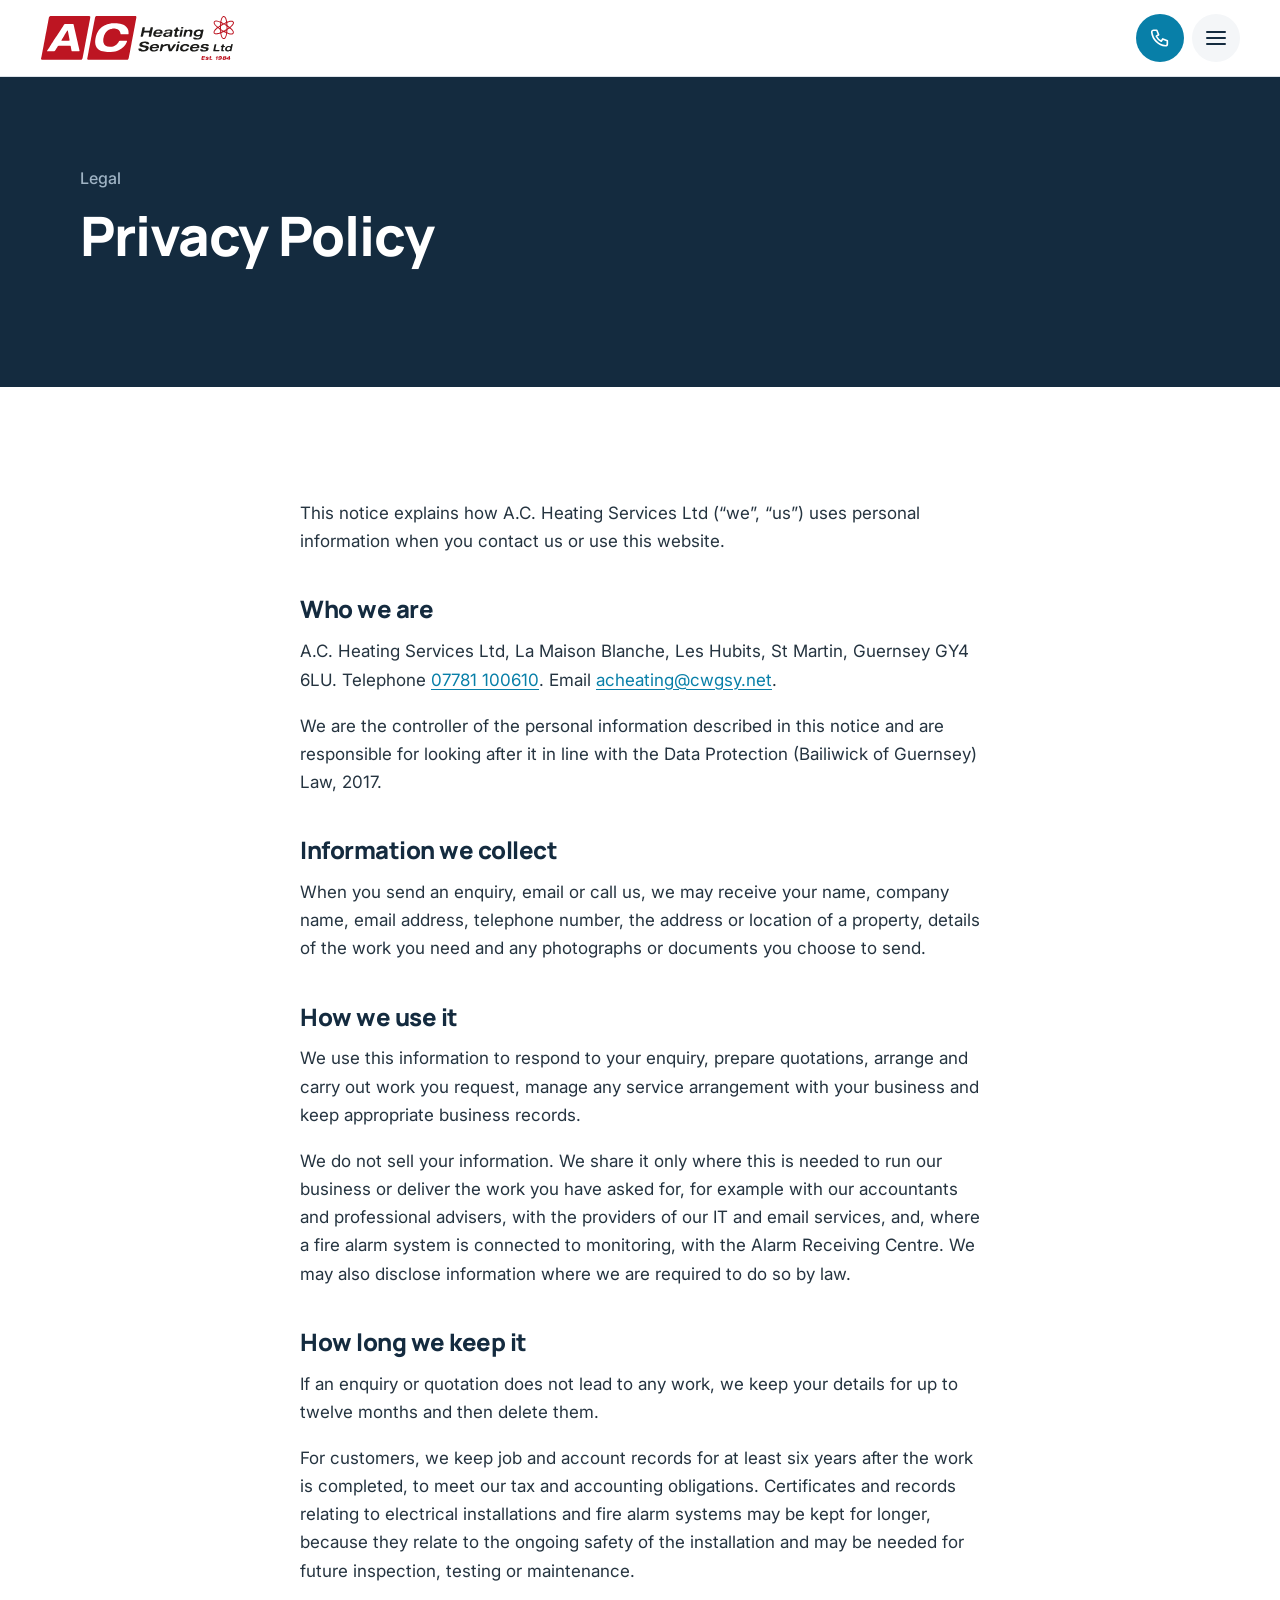
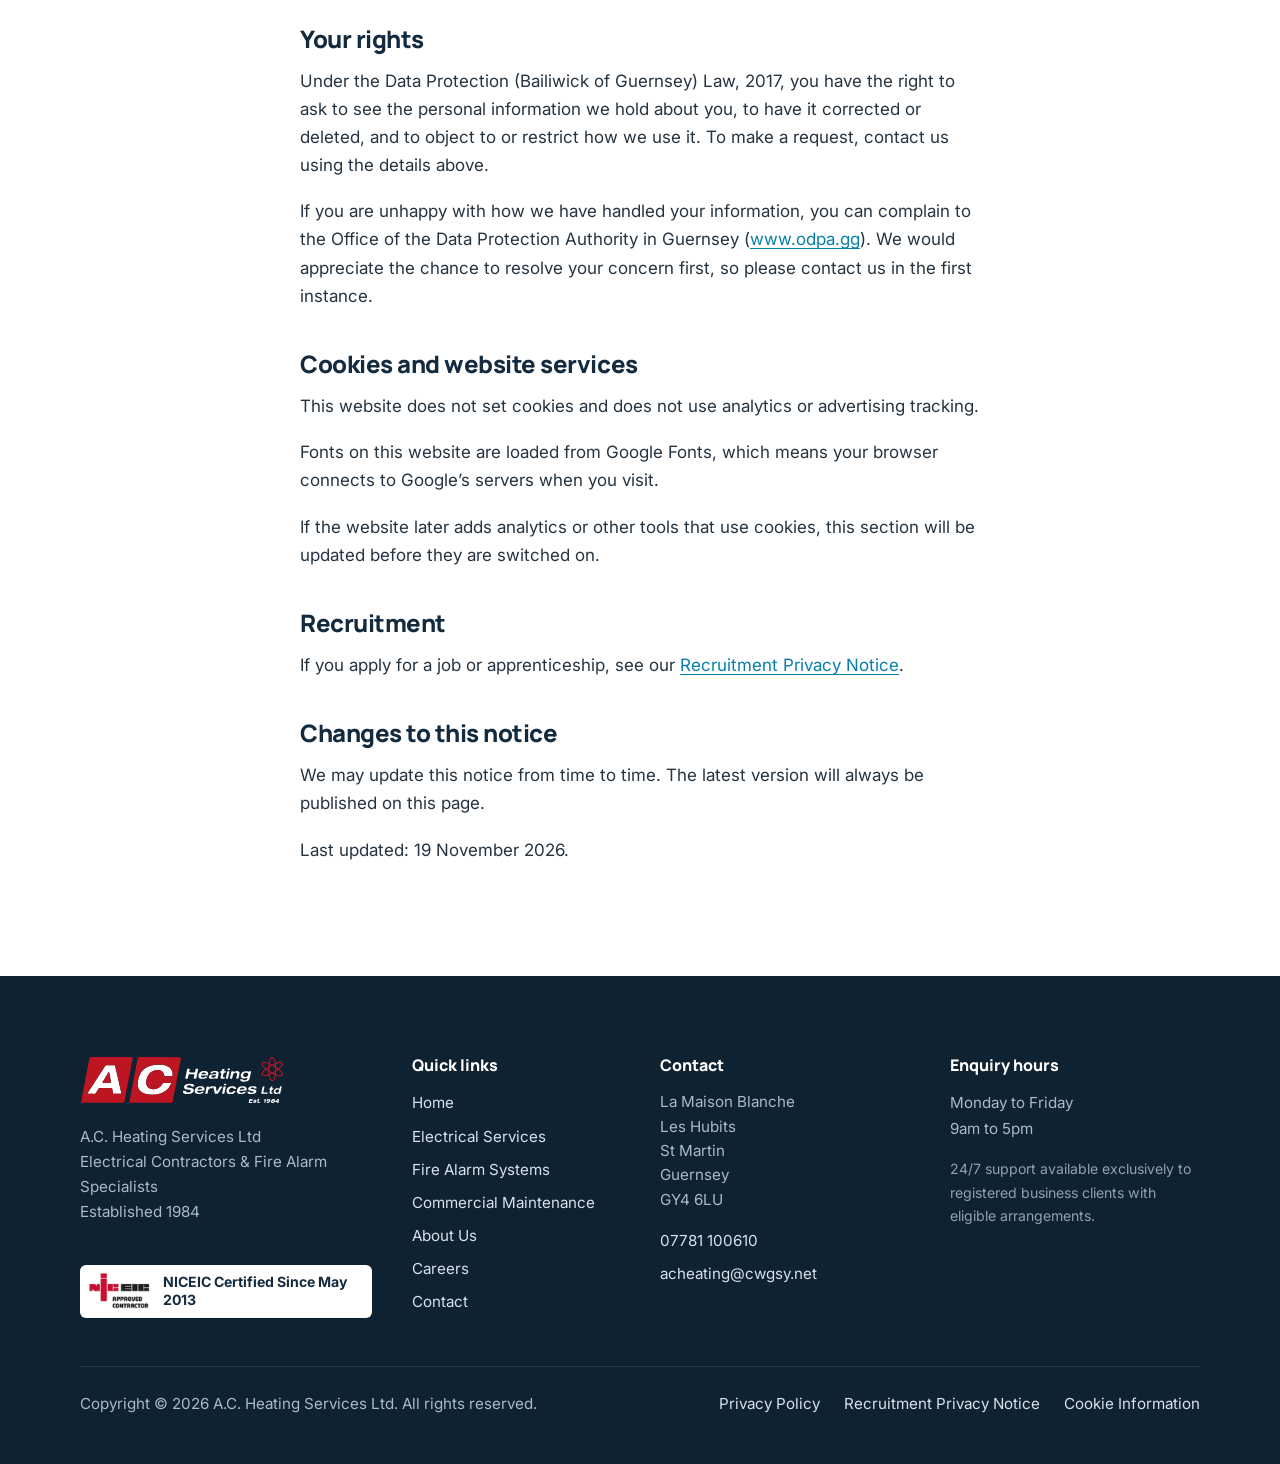
<file: ac-heating-website/privacy/index.html>
<!doctype html>
<html lang="en-GB">
<head>
<meta charset="utf-8">
<meta name="viewport" content="width=device-width, initial-scale=1">
<title>Privacy Policy | A.C. Heating Services</title>
<meta name="description" content="How A.C. Heating Services Ltd uses personal information provided through this website, by email and by telephone.">
<link rel="canonical" href="https://www.acheating.gg/privacy/">
<meta property="og:type" content="website">
<meta property="og:site_name" content="A.C. Heating Services Ltd">
<meta property="og:locale" content="en_GB">
<meta property="og:title" content="Privacy Policy | A.C. Heating Services">
<meta property="og:description" content="How A.C. Heating Services Ltd uses personal information provided through this website, by email and by telephone.">
<meta property="og:url" content="https://www.acheating.gg/privacy/">
<meta name="twitter:card" content="summary">
<meta name="theme-color" content="#142B3F">
<link rel="icon" href="../assets/img/favicon.svg" type="image/svg+xml">
<link rel="preconnect" href="https://fonts.googleapis.com">
<link rel="preconnect" href="https://fonts.gstatic.com" crossorigin>
<link rel="stylesheet" href="https://fonts.googleapis.com/css2?family=Inter:wght@400;500;600;700&family=Manrope:wght@600;700;800&display=swap">
<link rel="stylesheet" href="../assets/css/styles.css">
<script>document.documentElement.classList.add("js")</script>
<script src="../assets/js/config.js" defer></script>
<script src="../assets/js/main.js" defer></script>
<script type="application/ld+json">{"@context": "https://schema.org", "@type": "BreadcrumbList", "itemListElement": [{"@type": "ListItem", "position": 1, "name": "Home", "item": "https://www.acheating.gg/"}, {"@type": "ListItem", "position": 2, "name": "Privacy Policy", "item": "https://www.acheating.gg/privacy/"}]}</script>
</head>
<body>
<a class="skip-link" href="#main">Skip to main content</a>
<header class="site-header">
  <div class="wrap header-inner">
    <a class="brand" href="../"><img class="brand-logo" src="../assets/img/logo.svg" alt="A.C. Heating Services Ltd, home" width="221" height="52"><span class="brand-tag">Electrical &amp; Fire Alarm Specialists</span></a>
    <nav class="primary-nav" id="primary-nav" aria-label="Main">
      <ul>
        <li><a href="../">Home</a></li><li><a href="../electrical-services/">Electrical Services</a></li><li><a href="../fire-alarms/">Fire Alarms</a></li><li><a href="../maintenance/">Maintenance</a></li><li><a href="../about/">About Us</a></li><li><a class="nav-careers" href="../careers/">Careers <span class="hiring-pill">Hiring</span></a></li><li><a href="../contact/">Contact</a></li><li class="nav-mobile-cta"><a class="btn btn-primary" href="../contact/#enquiry">Request a Quotation</a></li>
      </ul>
    </nav>
    <div class="header-actions">
      <a class="btn btn-primary header-cta" href="../contact/#enquiry">Request a Quotation</a>
      <a class="header-phone" href="tel:+447781100610" data-phone aria-label="Call 07781 100610"><svg viewBox="0 0 24 24" fill="none" stroke="currentColor" stroke-width="1.8" stroke-linecap="round" stroke-linejoin="round" aria-hidden="true"><path d="M5 3.5h3.5l2 5-2.5 1.6a11 11 0 0 0 5.4 5.4l1.6-2.5 5 2v3.5a2 2 0 0 1-2 2A17 17 0 0 1 3 5.5a2 2 0 0 1 2-2z"/></svg></a>
      <button class="nav-toggle" type="button" aria-expanded="false" aria-controls="primary-nav" aria-label="Open menu"><span class="nav-toggle-bars"></span></button>
    </div>
  </div>
</header>
<main id="main">
<section class="page-hero on-dark">
  <div class="wrap">
    <p class="kicker">Legal</p>
    <h1>Privacy Policy</h1>
  </div>
</section>
<section class="section">
  <div class="wrap legal">
    <p>This notice explains how A.C. Heating Services Ltd (“we”, “us”) uses personal information when you contact us or use this website.</p>

    <h2>Who we are</h2>
    <p>A.C. Heating Services Ltd, La Maison Blanche, Les Hubits, St Martin, Guernsey GY4 6LU. Telephone <a href="tel:+447781100610" data-phone data-phone-text="{phone}">07781 100610</a>. Email <a href="mailto:acheating@cwgsy.net" data-email="enquiry" data-email-text>acheating@cwgsy.net</a>.</p>
    <p>We are the controller of the personal information described in this notice and are responsible for looking after it in line with the Data Protection (Bailiwick of Guernsey) Law, 2017.</p>

    <h2>Information we collect</h2>
    <p>When you send an enquiry, email or call us, we may receive your name, company name, email address, telephone number, the address or location of a property, details of the work you need and any photographs or documents you choose to send.</p>

    <h2>How we use it</h2>
    <p>We use this information to respond to your enquiry, prepare quotations, arrange and carry out work you request, manage any service arrangement with your business and keep appropriate business records.</p>
    <p>We do not sell your information. We share it only where this is needed to run our business or deliver the work you have asked for, for example with our accountants and professional advisers, with the providers of our IT and email services, and, where a fire alarm system is connected to monitoring, with the Alarm Receiving Centre. We may also disclose information where we are required to do so by law.</p>

    <h2>How long we keep it</h2>
    <p>If an enquiry or quotation does not lead to any work, we keep your details for up to twelve months and then delete them.</p>
    <p>For customers, we keep job and account records for at least six years after the work is completed, to meet our tax and accounting obligations. Certificates and records relating to electrical installations and fire alarm systems may be kept for longer, because they relate to the ongoing safety of the installation and may be needed for future inspection, testing or maintenance.</p>

    <h2>Your rights</h2>
    <p>Under the Data Protection (Bailiwick of Guernsey) Law, 2017, you have the right to ask to see the personal information we hold about you, to have it corrected or deleted, and to object to or restrict how we use it. To make a request, contact us using the details above.</p>
    <p>If you are unhappy with how we have handled your information, you can complain to the Office of the Data Protection Authority in Guernsey (<a href="https://www.odpa.gg/" rel="noopener">www.odpa.gg</a>). We would appreciate the chance to resolve your concern first, so please contact us in the first instance.</p>

    <h2 id="cookies">Cookies and website services</h2>
    <p>This website does not set cookies and does not use analytics or advertising tracking.</p>
    <p>Fonts on this website are loaded from Google Fonts, which means your browser connects to Google’s servers when you visit.</p>
    <p>If the website later adds analytics or other tools that use cookies, this section will be updated before they are switched on.</p>

    <h2>Recruitment</h2>
    <p>If you apply for a job or apprenticeship, see our <a href="../recruitment-privacy/">Recruitment Privacy Notice</a>.</p>

    <h2>Changes to this notice</h2>
    <p>We may update this notice from time to time. The latest version will always be published on this page.</p>
    <p>Last updated: 19 November 2026.</p>
  </div>
</section>
</main>
<footer class="site-footer">
  <div class="wrap">
    <div class="footer-grid">
      <div class="footer-brand">
        <a class="brand" href="../"><img class="brand-logo" src="../assets/img/logo-white.svg" alt="A.C. Heating Services Ltd, home" width="221" height="52"><span class="brand-tag">Electrical &amp; Fire Alarm Specialists</span></a>
        <p>A.C. Heating Services Ltd<br>Electrical Contractors &amp; Fire Alarm Specialists<br>Established 1984</p>
        <span class="footer-accred"><img src="../assets/img/niceic-approved-contractor.png" alt="NICEIC Approved Contractor" width="68" height="39"> NICEIC Certified Since May 2013</span>
      </div>
      <div>
        <h2>Quick links</h2>
        <ul><li><a href="../">Home</a></li><li><a href="../electrical-services/">Electrical Services</a></li><li><a href="../fire-alarms/">Fire Alarm Systems</a></li><li><a href="../maintenance/">Commercial Maintenance</a></li><li><a href="../about/">About Us</a></li><li><a href="../careers/">Careers</a></li><li><a href="../contact/">Contact</a></li></ul>
      </div>
      <div>
        <h2>Contact</h2>
        <address>La Maison Blanche<br>Les Hubits<br>St Martin<br>Guernsey<br>GY4 6LU</address>
        <ul style="margin-top:1rem">
          <li><a href="tel:+447781100610" data-phone data-phone-text="{phone}">07781 100610</a></li>
          <li><a href="mailto:acheating@cwgsy.net" data-email="enquiry" data-email-text>acheating@cwgsy.net</a></li>
        </ul>
      </div>
      <div>
        <h2>Enquiry hours</h2>
        <p>Monday to Friday<br>9am to 5pm</p>
        <p class="footer-small">24/7 support available exclusively to registered business clients with eligible arrangements.</p>
      </div>
    </div>
    <div class="footer-bottom">
      <p>Copyright &copy; <span data-year>2026</span> A.C. Heating Services Ltd. All rights reserved.</p>
      <ul>
        <li><a href="../privacy/">Privacy Policy</a></li>
        <li><a href="../recruitment-privacy/">Recruitment Privacy Notice</a></li>
        <li><a href="../privacy/#cookies">Cookie Information</a></li>
      </ul>
    </div>
  </div>
</footer>
</body>
</html>
</file>
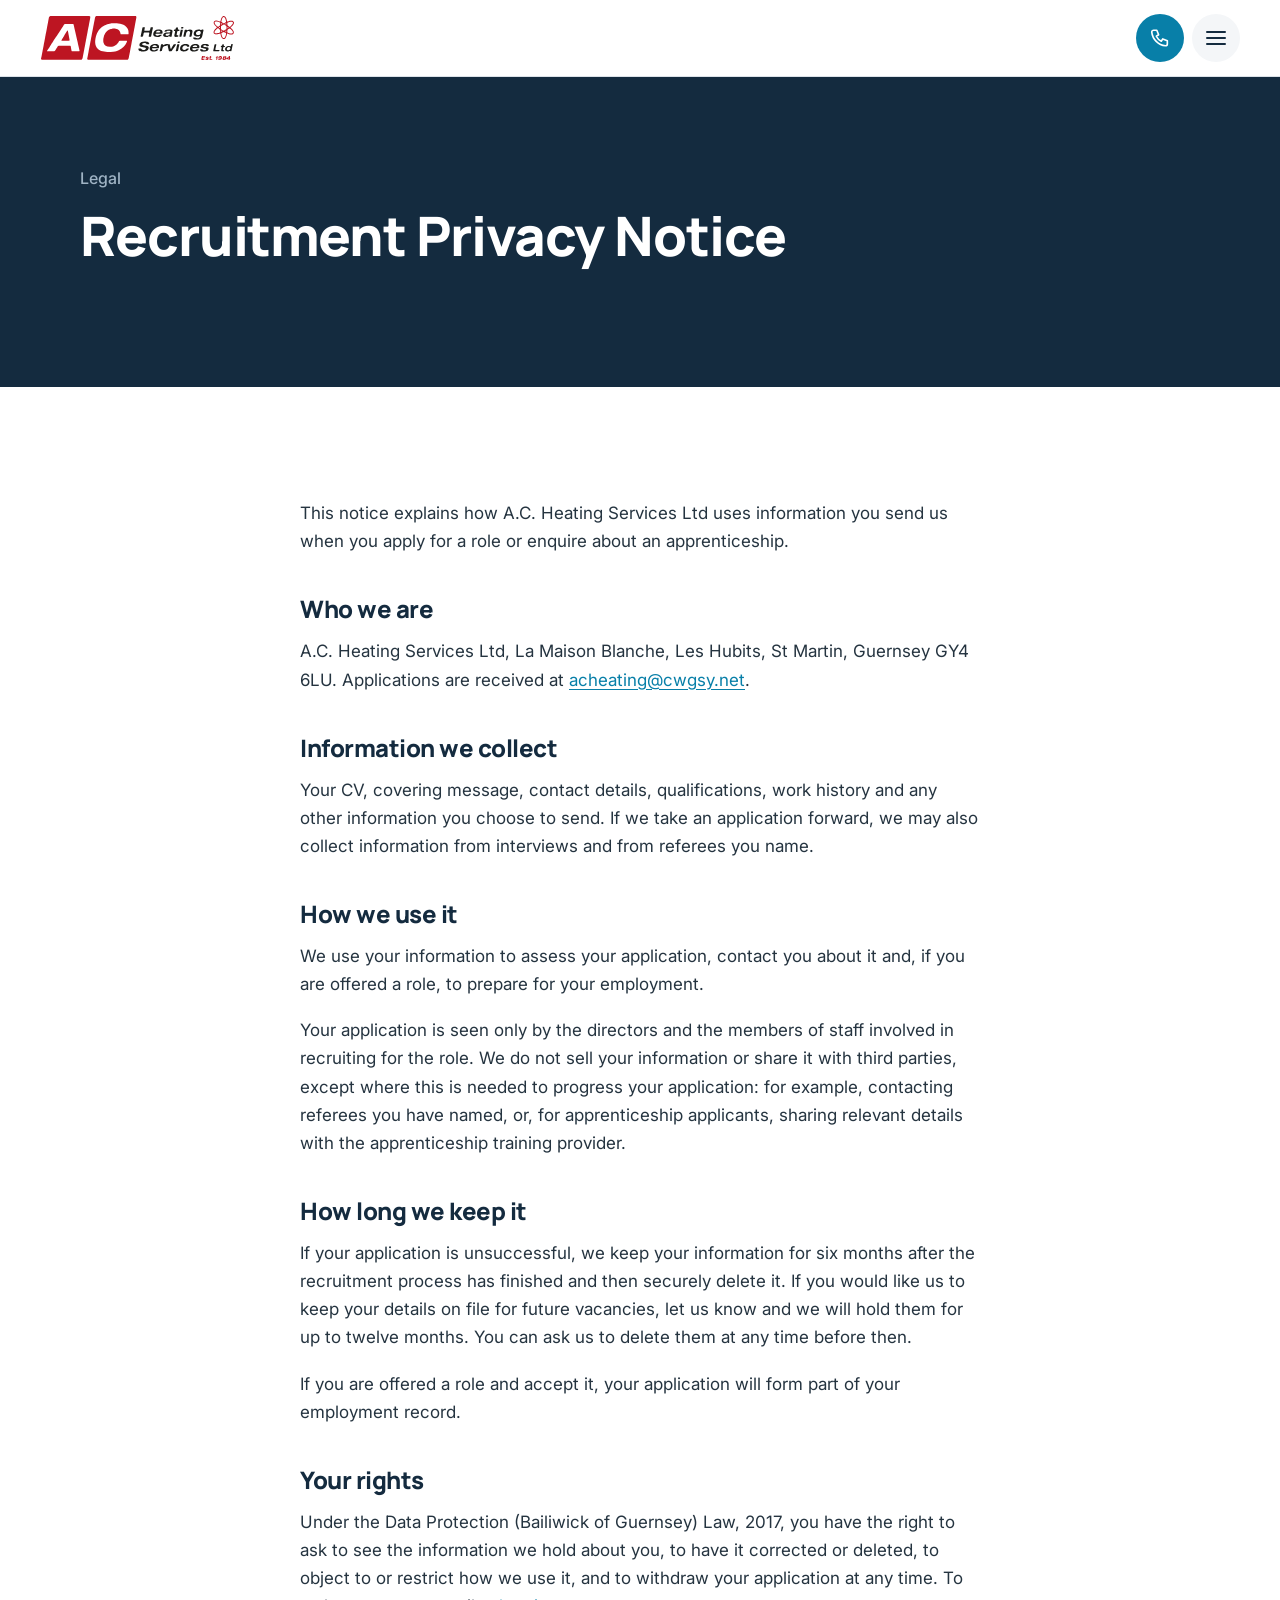
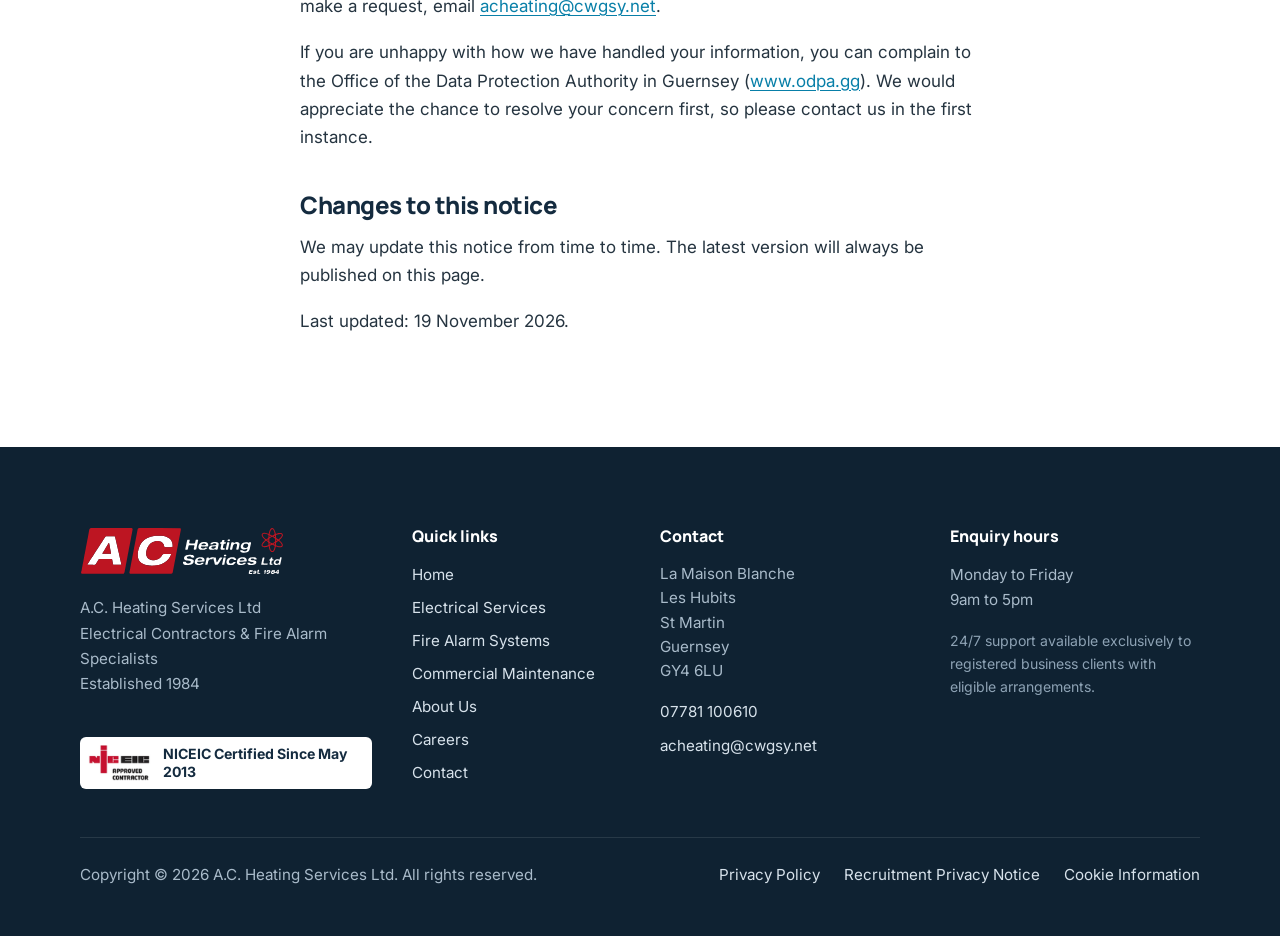
<file: ac-heating-website/recruitment-privacy/index.html>
<!doctype html>
<html lang="en-GB">
<head>
<meta charset="utf-8">
<meta name="viewport" content="width=device-width, initial-scale=1">
<title>Recruitment Privacy Notice | A.C. Heating Services</title>
<meta name="description" content="How A.C. Heating Services Ltd handles information from people applying for electrician and apprenticeship roles.">
<link rel="canonical" href="https://www.acheating.gg/recruitment-privacy/">
<meta property="og:type" content="website">
<meta property="og:site_name" content="A.C. Heating Services Ltd">
<meta property="og:locale" content="en_GB">
<meta property="og:title" content="Recruitment Privacy Notice | A.C. Heating Services">
<meta property="og:description" content="How A.C. Heating Services Ltd handles information from people applying for electrician and apprenticeship roles.">
<meta property="og:url" content="https://www.acheating.gg/recruitment-privacy/">
<meta name="twitter:card" content="summary">
<meta name="theme-color" content="#142B3F">
<link rel="icon" href="../assets/img/favicon.svg" type="image/svg+xml">
<link rel="preconnect" href="https://fonts.googleapis.com">
<link rel="preconnect" href="https://fonts.gstatic.com" crossorigin>
<link rel="stylesheet" href="https://fonts.googleapis.com/css2?family=Inter:wght@400;500;600;700&family=Manrope:wght@600;700;800&display=swap">
<link rel="stylesheet" href="../assets/css/styles.css">
<script>document.documentElement.classList.add("js")</script>
<script src="../assets/js/config.js" defer></script>
<script src="../assets/js/main.js" defer></script>
<script type="application/ld+json">{"@context": "https://schema.org", "@type": "BreadcrumbList", "itemListElement": [{"@type": "ListItem", "position": 1, "name": "Home", "item": "https://www.acheating.gg/"}, {"@type": "ListItem", "position": 2, "name": "Recruitment Privacy Notice", "item": "https://www.acheating.gg/recruitment-privacy/"}]}</script>
</head>
<body>
<a class="skip-link" href="#main">Skip to main content</a>
<header class="site-header">
  <div class="wrap header-inner">
    <a class="brand" href="../"><img class="brand-logo" src="../assets/img/logo.svg" alt="A.C. Heating Services Ltd, home" width="221" height="52"><span class="brand-tag">Electrical &amp; Fire Alarm Specialists</span></a>
    <nav class="primary-nav" id="primary-nav" aria-label="Main">
      <ul>
        <li><a href="../">Home</a></li><li><a href="../electrical-services/">Electrical Services</a></li><li><a href="../fire-alarms/">Fire Alarms</a></li><li><a href="../maintenance/">Maintenance</a></li><li><a href="../about/">About Us</a></li><li><a class="nav-careers" href="../careers/">Careers <span class="hiring-pill">Hiring</span></a></li><li><a href="../contact/">Contact</a></li><li class="nav-mobile-cta"><a class="btn btn-primary" href="../contact/#enquiry">Request a Quotation</a></li>
      </ul>
    </nav>
    <div class="header-actions">
      <a class="btn btn-primary header-cta" href="../contact/#enquiry">Request a Quotation</a>
      <a class="header-phone" href="tel:+447781100610" data-phone aria-label="Call 07781 100610"><svg viewBox="0 0 24 24" fill="none" stroke="currentColor" stroke-width="1.8" stroke-linecap="round" stroke-linejoin="round" aria-hidden="true"><path d="M5 3.5h3.5l2 5-2.5 1.6a11 11 0 0 0 5.4 5.4l1.6-2.5 5 2v3.5a2 2 0 0 1-2 2A17 17 0 0 1 3 5.5a2 2 0 0 1 2-2z"/></svg></a>
      <button class="nav-toggle" type="button" aria-expanded="false" aria-controls="primary-nav" aria-label="Open menu"><span class="nav-toggle-bars"></span></button>
    </div>
  </div>
</header>
<main id="main">
<section class="page-hero on-dark">
  <div class="wrap">
    <p class="kicker">Legal</p>
    <h1>Recruitment Privacy Notice</h1>
  </div>
</section>
<section class="section">
  <div class="wrap legal">
    <p>This notice explains how A.C. Heating Services Ltd uses information you send us when you apply for a role or enquire about an apprenticeship.</p>

    <h2>Who we are</h2>
    <p>A.C. Heating Services Ltd, La Maison Blanche, Les Hubits, St Martin, Guernsey GY4 6LU. Applications are received at <a href="mailto:acheating@cwgsy.net" data-email="careers" data-email-text>acheating@cwgsy.net</a>.</p>

    <h2>Information we collect</h2>
    <p>Your CV, covering message, contact details, qualifications, work history and any other information you choose to send. If we take an application forward, we may also collect information from interviews and from referees you name.</p>

    <h2>How we use it</h2>
    <p>We use your information to assess your application, contact you about it and, if you are offered a role, to prepare for your employment.</p>
    <p>Your application is seen only by the directors and the members of staff involved in recruiting for the role. We do not sell your information or share it with third parties, except where this is needed to progress your application: for example, contacting referees you have named, or, for apprenticeship applicants, sharing relevant details with the apprenticeship training provider.</p>

    <h2>How long we keep it</h2>
    <p>If your application is unsuccessful, we keep your information for six months after the recruitment process has finished and then securely delete it. If you would like us to keep your details on file for future vacancies, let us know and we will hold them for up to twelve months. You can ask us to delete them at any time before then.</p>
    <p>If you are offered a role and accept it, your application will form part of your employment record.</p>

    <h2>Your rights</h2>
    <p>Under the Data Protection (Bailiwick of Guernsey) Law, 2017, you have the right to ask to see the information we hold about you, to have it corrected or deleted, to object to or restrict how we use it, and to withdraw your application at any time. To make a request, email <a href="mailto:acheating@cwgsy.net" data-email="careers" data-email-text>acheating@cwgsy.net</a>.</p>
    <p>If you are unhappy with how we have handled your information, you can complain to the Office of the Data Protection Authority in Guernsey (<a href="https://www.odpa.gg/" rel="noopener">www.odpa.gg</a>). We would appreciate the chance to resolve your concern first, so please contact us in the first instance.</p>

    <h2>Changes to this notice</h2>
    <p>We may update this notice from time to time. The latest version will always be published on this page.</p>
    <p>Last updated: 19 November 2026.</p>
  </div>
</section>
</main>
<footer class="site-footer">
  <div class="wrap">
    <div class="footer-grid">
      <div class="footer-brand">
        <a class="brand" href="../"><img class="brand-logo" src="../assets/img/logo-white.svg" alt="A.C. Heating Services Ltd, home" width="221" height="52"><span class="brand-tag">Electrical &amp; Fire Alarm Specialists</span></a>
        <p>A.C. Heating Services Ltd<br>Electrical Contractors &amp; Fire Alarm Specialists<br>Established 1984</p>
        <span class="footer-accred"><img src="../assets/img/niceic-approved-contractor.png" alt="NICEIC Approved Contractor" width="68" height="39"> NICEIC Certified Since May 2013</span>
      </div>
      <div>
        <h2>Quick links</h2>
        <ul><li><a href="../">Home</a></li><li><a href="../electrical-services/">Electrical Services</a></li><li><a href="../fire-alarms/">Fire Alarm Systems</a></li><li><a href="../maintenance/">Commercial Maintenance</a></li><li><a href="../about/">About Us</a></li><li><a href="../careers/">Careers</a></li><li><a href="../contact/">Contact</a></li></ul>
      </div>
      <div>
        <h2>Contact</h2>
        <address>La Maison Blanche<br>Les Hubits<br>St Martin<br>Guernsey<br>GY4 6LU</address>
        <ul style="margin-top:1rem">
          <li><a href="tel:+447781100610" data-phone data-phone-text="{phone}">07781 100610</a></li>
          <li><a href="mailto:acheating@cwgsy.net" data-email="enquiry" data-email-text>acheating@cwgsy.net</a></li>
        </ul>
      </div>
      <div>
        <h2>Enquiry hours</h2>
        <p>Monday to Friday<br>9am to 5pm</p>
        <p class="footer-small">24/7 support available exclusively to registered business clients with eligible arrangements.</p>
      </div>
    </div>
    <div class="footer-bottom">
      <p>Copyright &copy; <span data-year>2026</span> A.C. Heating Services Ltd. All rights reserved.</p>
      <ul>
        <li><a href="../privacy/">Privacy Policy</a></li>
        <li><a href="../recruitment-privacy/">Recruitment Privacy Notice</a></li>
        <li><a href="../privacy/#cookies">Cookie Information</a></li>
      </ul>
    </div>
  </div>
</footer>
</body>
</html>
</file>
<file: ac-heating-website/assets/css/styles.css>
/* =========================================================================
   A.C. Heating Services Ltd — site stylesheet
   Palette and type follow the website brief. Red is reserved for the logo.
   ========================================================================= */

:root {
  color-scheme: light;

  /* Brand palette (brief §3) */
  --navy: #142B3F;
  --slate: #304B61;
  --blue: #087FA8;
  --blue-dark: #066A8C;
  --white: #FFFFFF;
  --grey: #F4F6F8;
  --grey-line: #DCE2E8;
  --text: #253440;
  --text-soft: #4A5B68;
  --amber: #F2A541;
  --amber-dark: #E0922A;

  /* Logo red, as sampled from the supplied logo (used in the logo files only) */
  --logo-red: #BD1522;

  --font-head: "Manrope", "Segoe UI", system-ui, -apple-system, sans-serif;
  --font-body: "Inter", "Segoe UI", system-ui, -apple-system, sans-serif;

  --wrap: 1200px;
  --gutter: clamp(1.25rem, 4vw, 2.5rem);
  --section: clamp(4rem, 9vw, 7rem);

  --r-sm: 6px;
  --r-md: 12px;
  --r-lg: 20px;

  --shadow-lift: 0 18px 40px -22px rgba(20, 43, 63, 0.45);
}

*, *::before, *::after { box-sizing: border-box; }

html {
  -webkit-text-size-adjust: 100%;
  scroll-behavior: smooth;
  scroll-padding-top: 6rem;
}

body {
  margin: 0;
  font-family: var(--font-body);
  font-size: 1.0625rem;
  line-height: 1.65;
  color: var(--text);
  background: var(--white);
  text-rendering: optimizeLegibility;
  -webkit-font-smoothing: antialiased;
}

img { max-width: 100%; display: block; }

h1, h2, h3, h4 {
  font-family: var(--font-head);
  color: var(--navy);
  line-height: 1.15;
  letter-spacing: -0.02em;
  margin: 0 0 0.6em;
  font-weight: 800;
}
h1 { font-size: clamp(2.3rem, 5.4vw, 4rem); }
h2 { font-size: clamp(1.8rem, 3.6vw, 2.6rem); }
h3 { font-size: clamp(1.2rem, 1.8vw, 1.4rem); font-weight: 700; letter-spacing: -0.01em; }
h4 { font-size: 1.05rem; font-weight: 700; letter-spacing: 0; }

p { margin: 0 0 1.1em; }
p:last-child { margin-bottom: 0; }

a { color: var(--blue); text-underline-offset: 0.18em; text-decoration-thickness: 1px; }
a:hover { color: var(--blue-dark); }

:focus-visible {
  outline: 3px solid var(--amber);
  outline-offset: 3px;
  border-radius: 3px;
}

.wrap { width: 100%; max-width: var(--wrap); margin: 0 auto; padding: 0 var(--gutter); }
.measure { max-width: 62ch; }
.lead { font-size: clamp(1.1rem, 1.6vw, 1.25rem); color: var(--text-soft); line-height: 1.6; }

.visually-hidden {
  position: absolute !important; width: 1px; height: 1px; padding: 0; margin: -1px;
  overflow: hidden; clip: rect(0 0 0 0); white-space: nowrap; border: 0;
}

.skip-link {
  position: absolute; left: 1rem; top: -4rem; z-index: 100;
  background: var(--amber); color: var(--navy); padding: 0.75rem 1rem;
  font-weight: 700; border-radius: var(--r-sm); text-decoration: none;
}
.skip-link:focus { top: 1rem; }

/* ---------- Buttons ---------- */
.btn {
  display: inline-flex; align-items: center; justify-content: center; gap: 0.55rem;
  min-height: 48px; padding: 0.8rem 1.4rem;
  font-family: var(--font-head); font-weight: 700; font-size: 1rem; line-height: 1.2;
  border-radius: 999px; border: 2px solid transparent;
  text-decoration: none; cursor: pointer;
  transition: background-color .2s, color .2s, border-color .2s, transform .2s;
}
.btn:active { transform: translateY(1px); }
.btn svg { width: 1.1em; height: 1.1em; flex: none; }
.btn-primary { background: var(--amber); color: var(--navy); }
.btn-primary:hover { background: var(--amber-dark); color: var(--navy); }
.btn-blue { background: var(--blue); color: var(--white); }
.btn-blue:hover { background: var(--blue-dark); color: var(--white); }
.btn-navy { background: var(--navy); color: var(--white); }
.btn-navy:hover { background: var(--slate); color: var(--white); }
.btn-outline { border-color: currentColor; color: var(--navy); background: transparent; }
.btn-outline:hover { background: var(--navy); color: var(--white); border-color: var(--navy); }
.on-dark .btn-outline { color: var(--white); }
.on-dark .btn-outline:hover { background: var(--white); color: var(--navy); border-color: var(--white); }
.btn-row { display: flex; flex-wrap: wrap; gap: 0.75rem; margin-top: 2rem; }

.text-link {
  font-family: var(--font-head); font-weight: 700; color: var(--blue);
  text-decoration: none; display: inline-flex; align-items: center; gap: .4rem;
}
.text-link::after {
  content: ""; width: .5em; height: .5em; border-right: 2px solid; border-top: 2px solid;
  transform: rotate(45deg); transition: transform .2s;
}
.text-link:hover { text-decoration: underline; }
.text-link:hover::after { transform: translateX(3px) rotate(45deg); }

/* ---------- Header ---------- */
.site-header {
  position: sticky; top: 0; z-index: 50;
  background: rgba(255, 255, 255, 0.96);
  backdrop-filter: saturate(1.4) blur(10px);
  -webkit-backdrop-filter: saturate(1.4) blur(10px);
  border-bottom: 1px solid var(--grey-line);
}
.site-header .wrap { max-width: 1400px; }
.header-inner { display: flex; align-items: center; gap: 1.25rem; min-height: 76px; }

.brand { display: flex; align-items: center; gap: 1rem; text-decoration: none; color: var(--navy); margin-right: auto; flex: none; }
.brand-logo { height: 52px; width: auto; display: block; }
@media (max-width: 1280px) { .brand-logo { height: 46px; } }
.brand .brand-tag { padding-left: 1rem; border-left: 1px solid var(--grey-line); line-height: 1.3; max-width: 9.5rem; white-space: normal; }
.brand-tag { font-size: 0.8rem; color: var(--text-soft); }

.primary-nav ul { list-style: none; margin: 0; padding: 0; display: flex; gap: 0.25rem; }
.primary-nav a {
  display: block; padding: 0.6rem 0.7rem; border-radius: var(--r-sm);
  color: var(--text); text-decoration: none; font-weight: 500; font-size: 0.95rem; white-space: nowrap;
}
.primary-nav a:hover { color: var(--navy); background: var(--grey); }
.primary-nav a[aria-current="page"] { color: var(--navy); font-weight: 700; box-shadow: inset 0 -2px 0 var(--blue); border-radius: 0; }
.nav-careers { display: inline-flex !important; align-items: center; gap: .45rem; }
.hiring-pill {
  font-size: 0.7rem; font-weight: 700; line-height: 1; padding: .3rem .5rem; border-radius: 999px;
  background: #FDF1DE; color: #7A4A06;
}

.header-actions { display: flex; align-items: center; gap: 0.5rem; }
.header-cta { white-space: nowrap; }
.header-phone {
  display: none; width: 48px; height: 48px; border-radius: 999px;
  align-items: center; justify-content: center;
  background: var(--blue); color: var(--white);
}
.header-phone svg { width: 22px; height: 22px; }
.nav-toggle {
  display: none; width: 48px; height: 48px; border-radius: 999px;
  background: var(--grey); border: 0; cursor: pointer; color: var(--navy);
  align-items: center; justify-content: center;
}
.nav-toggle-bars, .nav-toggle-bars::before, .nav-toggle-bars::after {
  display: block; width: 20px; height: 2px; background: currentColor; border-radius: 2px;
  position: relative; transition: transform .25s, opacity .25s;
}
.nav-toggle-bars::before, .nav-toggle-bars::after { content: ""; position: absolute; left: 0; }
.nav-toggle-bars::before { top: -6px; }
.nav-toggle-bars::after { top: 6px; }
.nav-toggle[aria-expanded="true"] .nav-toggle-bars { background: transparent; }
.nav-toggle[aria-expanded="true"] .nav-toggle-bars::before { transform: translateY(6px) rotate(45deg); }
.nav-toggle[aria-expanded="true"] .nav-toggle-bars::after { transform: translateY(-6px) rotate(-45deg); }

@media (max-width: 1480px) {
  .brand-tag { display: none; }
  .primary-nav a { padding: 0.6rem 0.5rem; font-size: 0.9rem; }
}

@media (max-width: 1280px) {
  .header-phone, .nav-toggle { display: inline-flex; }
  .header-cta { display: none; }
  .primary-nav {
    position: absolute; left: 0; right: 0; top: 100%;
    background: var(--white); border-bottom: 1px solid var(--grey-line);
    box-shadow: 0 20px 30px -20px rgba(20, 43, 63, .35);
    display: none; max-height: calc(100vh - 76px); overflow-y: auto;
  }
  .primary-nav.is-open { display: block; }
  .js .primary-nav:not(.is-open) { display: none; }
  .primary-nav ul { flex-direction: column; padding: 0.75rem var(--gutter) 1.25rem; gap: 0; }
  .primary-nav a { padding: 0.95rem 0.25rem; font-size: 1.05rem; border-bottom: 1px solid var(--grey); border-radius: 0; }
  .primary-nav a[aria-current="page"] { box-shadow: inset 3px 0 0 var(--blue); padding-left: .9rem; }
  .nav-mobile-cta { display: block !important; padding-top: 1rem; }
  .nav-mobile-cta .btn { width: 100%; }
}
.nav-mobile-cta { display: none !important; }
/* Without JavaScript the mobile menu stays visible as a plain list */
html:not(.js) .nav-toggle { display: none; }
@media (max-width: 1280px) { html:not(.js) .primary-nav { display: block; position: static; box-shadow: none; } html:not(.js) .header-inner { flex-wrap: wrap; } }

@media (max-width: 520px) {
  .brand-tag { display: none; }
  .header-inner { gap: 0.75rem; }
  .brand { min-width: 0; flex: 0 1 auto; }
  .brand-logo { height: 42px; max-width: 100%; }
  .header-phone, .nav-toggle { width: 44px; height: 44px; }
}

/* ---------- Image placeholders (see assets/js/config.js) ---------- */
.ph {
  position: relative; margin: 0; overflow: hidden; border-radius: var(--r-lg);
  background:
    linear-gradient(135deg, rgba(8,127,168,.12), rgba(20,43,63,.06)),
    repeating-linear-gradient(45deg, transparent 0 14px, rgba(48,75,97,.05) 14px 15px),
    #E6EBF0;
  aspect-ratio: 4 / 3;
}
.ph.r-16x9 { aspect-ratio: 16 / 9; }
.ph.r-3x2 { aspect-ratio: 3 / 2; }
.ph.r-4x5 { aspect-ratio: 4 / 5; }
.ph.r-1x1 { aspect-ratio: 1 / 1; }
.ph.r-21x9 { aspect-ratio: 21 / 9; }
.ph img { width: 100%; height: 100%; object-fit: cover; }
.ph-label {
  position: absolute; inset: auto 1rem 1rem 1rem;
  display: flex; gap: .6rem; align-items: flex-start;
  font-size: 0.85rem; line-height: 1.4; color: var(--slate);
  background: rgba(255,255,255,.88); padding: .65rem .8rem; border-radius: var(--r-sm);
}
.ph-label svg { flex: none; width: 18px; height: 18px; margin-top: 1px; }
.ph.has-image .ph-label { display: none; }
.ph-dark { background: linear-gradient(135deg, #1E3A52, #142B3F); }
.ph-dark .ph-label { background: rgba(255,255,255,.9); }

/* ---------- Hero (home) ---------- */
.hero { background: var(--navy); color: #DCE6EE; position: relative; overflow: hidden; }
.hero h1 { color: var(--white); max-width: 14ch; }
.hero-grid {
  display: grid; grid-template-columns: minmax(0, 1.05fr) minmax(0, 1fr);
  gap: clamp(2rem, 5vw, 4.5rem); align-items: center;
  padding-top: clamp(3rem, 7vw, 6rem); padding-bottom: clamp(7rem, 11vw, 9rem);
}
.hero-sub {
  font-family: var(--font-head); font-weight: 700; color: var(--amber);
  font-size: clamp(1.1rem, 1.8vw, 1.3rem); margin-bottom: 1.25rem;
}
.hero-intro p { color: #C9D6E1; max-width: 60ch; }
.hero-intro p:first-child { color: var(--white); font-size: 1.15rem; }
.hero .ph { border-radius: var(--r-lg); min-height: 100%; aspect-ratio: 4 / 5; }
.hero .ph-label { background: rgba(255,255,255,.92); }

@media (prefers-reduced-motion: no-preference) {
  .hero-copy > * { animation: rise .7s cubic-bezier(.2,.7,.2,1) both; }
  .hero-copy > *:nth-child(2) { animation-delay: .08s; }
  .hero-copy > *:nth-child(3) { animation-delay: .16s; }
  .hero-copy > *:nth-child(4) { animation-delay: .24s; }
  .hero-media { animation: settle 1s cubic-bezier(.2,.7,.2,1) .1s both; }
  .plate { animation: rise .7s cubic-bezier(.2,.7,.2,1) .35s both; }
}
@keyframes rise { from { opacity: 0; transform: translateY(14px); } to { opacity: 1; transform: none; } }
@keyframes settle { from { opacity: 0; transform: scale(1.03); } to { opacity: 1; transform: none; } }

@media (max-width: 860px) {
  .hero-grid { grid-template-columns: 1fr; padding-bottom: 8rem; }
  .hero .ph { aspect-ratio: 16 / 10; }
  .hero h1 { max-width: 18ch; }
}

/* ---------- The "plate": trust strip styled like an installation schedule ---------- */
.plate-wrap { margin-top: -5rem; position: relative; z-index: 2; }
.plate {
  list-style: none; margin: 0; padding: 0;
  background: var(--white); border-radius: var(--r-md);
  border: 1px solid var(--grey-line);
  box-shadow: 0 24px 50px -30px rgba(20,43,63,.5);
  display: grid; grid-template-columns: repeat(4, minmax(0, 1fr));
}
.plate-item { padding: 1.4rem 1.5rem; border-left: 1px solid var(--grey-line); }
.plate-item:first-child { border-left: 0; }
.plate-key { display: block; font-size: 0.8rem; color: var(--text-soft); margin-bottom: .2rem; }
.plate-val { display: block; font-family: var(--font-head); font-weight: 800; color: var(--navy); font-size: 1.12rem; line-height: 1.25; }
.plate-note { display: block; font-size: 0.82rem; color: var(--text-soft); margin-top: .25rem; line-height: 1.4; }
.plate-item.restricted .plate-val { color: var(--navy); }
.plate-item.restricted .plate-note { color: #7A4A06; font-weight: 600; }
@media (max-width: 960px) {
  .plate { grid-template-columns: repeat(2, minmax(0, 1fr)); }
  .plate-item:nth-child(3) { border-left: 0; }
  .plate-item:nth-child(n+3) { border-top: 1px solid var(--grey-line); }
}
@media (max-width: 480px) {
  .plate { grid-template-columns: 1fr; }
  .plate-item { border-left: 0; }
  .plate-item + .plate-item { border-top: 1px solid var(--grey-line); }
}

/* ---------- Sections ---------- */
.section { padding: var(--section) 0; }
.section-grey { background: var(--grey); }
.section-navy { background: var(--navy); color: #C9D6E1; }
.section-navy h2, .section-navy h3 { color: var(--white); }
.section-head { max-width: 760px; margin-bottom: clamp(2rem, 4vw, 3.25rem); }
.section-head p { color: var(--text-soft); font-size: 1.1rem; }
.section-navy .section-head p { color: #C9D6E1; }

.split {
  display: grid; grid-template-columns: repeat(2, minmax(0, 1fr));
  gap: clamp(2rem, 6vw, 5.5rem); align-items: center;
}
.split.flip > :first-child { order: 2; }
.split.top { align-items: start; }
@media (max-width: 860px) {
  .split { grid-template-columns: 1fr; }
  .split.flip > :first-child { order: 0; }
}

/* ---------- Services (home) ---------- */
.services {
  display: grid; gap: 1.25rem;
  grid-template-columns: repeat(6, minmax(0, 1fr));
}
.service {
  grid-column: span 2;
  display: flex; flex-direction: column;
  background: var(--white); border: 1px solid var(--grey-line); border-radius: var(--r-md);
  padding: 1.75rem; transition: border-color .2s, box-shadow .2s, transform .2s;
}
.service.feature { grid-column: span 3; padding: 2.25rem; }
.service.feature.dark { background: var(--navy); border-color: var(--navy); color: #C9D6E1; }
.service.feature.dark h3 { color: var(--white); }
.service.feature.dark .text-link { color: #7FD3EF; }
.service:hover { border-color: #B8C6D3; box-shadow: var(--shadow-lift); transform: translateY(-2px); }
.service p { color: var(--text-soft); flex: 1; }
.service.dark p { color: #C9D6E1; }
.service .text-link { margin-top: 1.25rem; }
.icon {
  width: 52px; height: 52px; border-radius: 14px; margin-bottom: 1.25rem;
  display: grid; place-items: center; background: #E3F1F7; color: var(--blue);
}
.icon svg { width: 26px; height: 26px; }
.service.dark .icon { background: rgba(255,255,255,.08); color: #7FD3EF; }
@media (max-width: 960px) {
  .services { grid-template-columns: repeat(2, minmax(0, 1fr)); }
  .service, .service.feature { grid-column: span 1; }
  .service.feature { grid-column: span 2; }
}
@media (max-width: 620px) {
  .services { grid-template-columns: 1fr; }
  .service, .service.feature { grid-column: span 1; padding: 1.6rem; }
}
@media (prefers-reduced-motion: reduce) {
  .service:hover { transform: none; }
}

/* ---------- Features (why choose us) ---------- */
.features { display: grid; grid-template-columns: repeat(2, minmax(0, 1fr)); gap: 2.25rem 2.5rem; }
.feature-item { padding-top: 1.25rem; border-top: 2px solid var(--navy); }
.feature-item h3 { margin-bottom: .35rem; }
.feature-item p { color: var(--text-soft); }
@media (max-width: 620px) { .features { grid-template-columns: 1fr; gap: 1.75rem; } }

/* ---------- Ticks lists ---------- */
.ticks { list-style: none; padding: 0; margin: 1.25rem 0 0; display: grid; gap: .55rem; }
.ticks li { position: relative; padding-left: 1.9rem; }
.ticks li::before {
  content: ""; position: absolute; left: 0; top: .3em; width: 1.2rem; height: 1.2rem; border-radius: 50%;
  background: #E3F1F7 url("data:image/svg+xml,%3Csvg xmlns='http://www.w3.org/2000/svg' viewBox='0 0 24 24' fill='none' stroke='%23087FA8' stroke-width='3' stroke-linecap='round' stroke-linejoin='round'%3E%3Cpath d='M5 12.5l4.5 4.5L19 7.5'/%3E%3C/svg%3E") center / 70% no-repeat;
}
.ticks.cols { grid-template-columns: repeat(2, minmax(0, 1fr)); column-gap: 2rem; }
@media (max-width: 620px) { .ticks.cols { grid-template-columns: 1fr; } }
.section-navy .ticks li::before { background-color: rgba(255,255,255,.1); }

/* ---------- Band / callouts ---------- */
.band {
  background: var(--navy); color: #C9D6E1; border-radius: var(--r-lg);
  padding: clamp(2rem, 5vw, 3.75rem); position: relative; overflow: hidden;
}
.band h2, .band h3 { color: var(--white); }
.band-grid { display: grid; grid-template-columns: minmax(0, 1.4fr) minmax(0, 1fr); gap: 2.5rem; align-items: center; }
@media (max-width: 860px) { .band-grid { grid-template-columns: 1fr; } }

.notice {
  border-left: 4px solid var(--amber); background: #FFF8EC; color: #4A3200;
  padding: 1rem 1.25rem; border-radius: 0 var(--r-sm) var(--r-sm) 0; margin: 1.5rem 0;
}
.notice strong { color: #3A2700; }
.section-navy .notice, .band .notice { background: rgba(242,165,65,.12); color: #F7E3C4; }
.section-navy .notice strong, .band .notice strong { color: var(--white); }

/* ---------- Accreditation ---------- */
.accred {
  display: grid; grid-template-columns: 240px minmax(0, 1fr); gap: clamp(1.5rem, 4vw, 3.5rem);
  align-items: center; background: var(--white); border: 1px solid var(--grey-line);
  border-radius: var(--r-lg); padding: clamp(1.5rem, 4vw, 3rem);
}
.logo-slot {
  aspect-ratio: 3 / 2; border: 2px dashed #B8C6D3; border-radius: var(--r-md);
  display: grid; place-items: center; text-align: center; padding: 1rem;
  font-size: .85rem; color: var(--text-soft); background: var(--grey);
}
.logo-slot.has-image { border: 0; background: transparent; padding: 0; }
.logo-slot img { width: 100%; max-width: 220px; height: auto; }
.schemes { list-style: none; padding: 0; margin: 1.25rem 0; display: flex; flex-wrap: wrap; gap: .5rem; }
.schemes li {
  font-size: .9rem; font-weight: 600; color: var(--navy);
  border: 1px solid var(--grey-line); background: var(--grey);
  padding: .45rem .8rem; border-radius: 999px;
}
@media (max-width: 700px) { .accred { grid-template-columns: 1fr; } .logo-slot { max-width: 260px; } }

/* ---------- Page hero (inner pages) ---------- */
.page-hero { background: var(--navy); color: #C9D6E1; padding: clamp(3rem, 7vw, 5.5rem) 0; }
.page-hero h1 { color: var(--white); font-size: clamp(2.1rem, 4.6vw, 3.4rem); max-width: 22ch; }
.page-hero .kicker { color: #9FB3C4; font-size: 1rem; margin-bottom: .8rem; font-weight: 500; }
.page-hero .lead { color: #C9D6E1; }
.page-hero-grid { display: grid; grid-template-columns: minmax(0, 1.15fr) minmax(0, .85fr); gap: clamp(2rem, 5vw, 4rem); align-items: center; }
@media (max-width: 860px) { .page-hero-grid { grid-template-columns: 1fr; } }

/* In-page section nav */
.subnav { border-bottom: 1px solid var(--grey-line); background: var(--white); position: sticky; top: 76px; z-index: 40; }
.subnav ul { list-style: none; margin: 0; padding: 0; display: flex; gap: .25rem; overflow-x: auto; scrollbar-width: none; }
.subnav ul::-webkit-scrollbar { display: none; }
.subnav a {
  display: block; white-space: nowrap; padding: 1rem .9rem; text-decoration: none;
  color: var(--text-soft); font-weight: 600; font-size: .92rem;
}
.subnav a:hover { color: var(--navy); }

/* ---------- Content blocks ---------- */
.prose h2 { margin-top: 0; }
.prose h3 { margin-top: 2rem; }
.sub-grid { display: grid; grid-template-columns: repeat(2, minmax(0, 1fr)); gap: 1.25rem; margin-top: 2rem; }
.sub-card { background: var(--white); border: 1px solid var(--grey-line); border-radius: var(--r-md); padding: 1.6rem; }
.section-grey .sub-card { border-color: transparent; }
.sub-card h3 { font-size: 1.12rem; margin-bottom: .45rem; }
.sub-card p { color: var(--text-soft); font-size: 1rem; }
@media (max-width: 700px) { .sub-grid { grid-template-columns: 1fr; } }

/* Fire alarm overview tiles */
.tiles { display: grid; grid-template-columns: repeat(5, minmax(0, 1fr)); gap: 1px; background: rgba(255,255,255,.12); border-radius: var(--r-md); overflow: hidden; margin-top: 2.5rem; }
.tile { background: var(--navy); padding: 1.4rem 1.2rem; text-decoration: none; color: #C9D6E1; transition: background .2s; }
.tile:hover { background: var(--slate); color: var(--white); }
.page-hero a.tile { color: #C9D6E1; }
.page-hero a.tile:hover { color: var(--white); }
.tile strong { display: block; color: var(--white); font-family: var(--font-head); font-size: 1.02rem; margin-bottom: .2rem; }
.tile span { font-size: .88rem; }
@media (max-width: 960px) { .tiles { grid-template-columns: repeat(2, minmax(0, 1fr)); } .tile:last-child { grid-column: span 2; } }
@media (max-width: 480px) { .tiles { grid-template-columns: 1fr; } .tile:last-child { grid-column: auto; } }

/* Steps — a genuine sequence */
.steps { list-style: none; padding: 0; margin: 0; display: grid; grid-template-columns: repeat(4, minmax(0, 1fr)); gap: 1.25rem; counter-reset: step; }
.steps li { position: relative; padding: 4.25rem 1.5rem 1.6rem; background: var(--white); border-radius: var(--r-md); border: 1px solid var(--grey-line); counter-increment: step; }
.steps li::before {
  content: counter(step); position: absolute; top: 1.4rem; left: 1.5rem;
  width: 2.2rem; height: 2.2rem; border-radius: 50%; display: grid; place-items: center;
  background: var(--navy); color: var(--white); font-family: var(--font-head); font-weight: 800;
}
.steps li:not(:last-child)::after {
  content: ""; position: absolute; top: 2.5rem; left: 4.2rem; right: -1.25rem; height: 2px;
  background: linear-gradient(90deg, var(--grey-line), var(--grey-line));
}
.steps h3 { font-size: 1.1rem; margin-bottom: .4rem; }
.steps p { color: var(--text-soft); font-size: .98rem; }
@media (max-width: 960px) { .steps { grid-template-columns: repeat(2, minmax(0, 1fr)); } .steps li::after { display: none; } }
@media (max-width: 560px) { .steps { grid-template-columns: 1fr; } }

/* ---------- Team ---------- */
.team { display: grid; grid-template-columns: repeat(5, minmax(0, 1fr)); gap: 1.25rem; }
@media (max-width: 1100px) { .team { grid-template-columns: repeat(3, minmax(0, 1fr)); gap: 1.5rem; } }
@media (max-width: 700px) { .team { grid-template-columns: repeat(2, minmax(0, 1fr)); gap: 1.25rem 1rem; } }
@media (max-width: 420px) { .team { grid-template-columns: 1fr; } }
.person .ph { border-radius: var(--r-md); margin-bottom: 1rem; }
.person h3 { margin-bottom: .1rem; font-size: 1.15rem; }
.person .role { display: block; color: var(--blue); font-weight: 600; font-size: .95rem; margin-bottom: .6rem; }
.person p { color: var(--text-soft); font-size: .98rem; }

/* ---------- Careers ---------- */
.roles { display: grid; grid-template-columns: repeat(2, minmax(0, 1fr)); gap: 1.5rem; }
.role-card {
  border-radius: var(--r-lg); padding: clamp(1.75rem, 4vw, 2.75rem);
  background: var(--white); border: 1px solid var(--grey-line);
  display: flex; flex-direction: column;
}
.role-card.dark { background: var(--navy); border-color: var(--navy); color: #C9D6E1; }
.role-card.dark h3 { color: var(--white); }
.role-card h3 { font-size: clamp(1.4rem, 2.4vw, 1.75rem); }
.role-card .btn { align-self: flex-start; margin-top: auto; }
.role-card .ticks { margin-bottom: 1.5rem; }
.role-card > p:last-of-type { margin-bottom: 1.75rem; }
@media (max-width: 800px) { .roles { grid-template-columns: 1fr; } }

/* ---------- Contact ---------- */
.contact-grid { display: grid; grid-template-columns: minmax(0, .8fr) minmax(0, 1.2fr); gap: clamp(2rem, 5vw, 4rem); align-items: start; }
@media (max-width: 900px) { .contact-grid { grid-template-columns: 1fr; } }
.info-card { background: var(--grey); border-radius: var(--r-lg); padding: clamp(1.5rem, 4vw, 2.25rem); }
.info-card dl { margin: 0; display: grid; gap: 1.35rem; }
.info-card dt { font-size: .85rem; color: var(--text-soft); margin-bottom: .2rem; }
.info-card dd { margin: 0; font-weight: 600; color: var(--navy); }
.info-card dd a { color: var(--navy); }
.info-card address { font-style: normal; }
.info-card .muted { font-weight: 400; color: var(--text-soft); font-size: .95rem; }

/* Form */
.form-card { background: var(--white); border: 1px solid var(--grey-line); border-radius: var(--r-lg); padding: clamp(1.5rem, 4vw, 2.5rem); }
.form-grid { display: grid; grid-template-columns: repeat(2, minmax(0, 1fr)); gap: 1.25rem 1.25rem; }
.form-grid .full { grid-column: 1 / -1; }
@media (max-width: 620px) { .form-grid { grid-template-columns: 1fr; } }
.field label, .field legend { display: block; font-weight: 600; color: var(--navy); margin-bottom: .4rem; font-size: .95rem; }
.req { color: #A3261B; font-weight: 700; }
.opt { font-weight: 400; color: var(--text-soft); font-size: .88rem; }
.field input[type="text"], .field input[type="email"], .field input[type="tel"], .field select, .field textarea {
  width: 100%; font: inherit; font-size: 1rem; color: var(--text);
  padding: .8rem .9rem; min-height: 48px; border-radius: var(--r-sm);
  border: 1.5px solid #B8C6D3; background: var(--white);
  transition: border-color .15s, box-shadow .15s;
}
.field textarea { min-height: 150px; resize: vertical; }
.field input:focus, .field select:focus, .field textarea:focus { outline: none; border-color: var(--blue); box-shadow: 0 0 0 3px rgba(8,127,168,.25); }
.field [aria-invalid="true"] { border-color: #B3261E; }
.field .hint { font-size: .87rem; color: var(--text-soft); margin: .35rem 0 0; }
.field .error { font-size: .9rem; color: #B3261E; margin: .4rem 0 0; font-weight: 600; }
.field .error:empty { display: none; }
fieldset { border: 0; padding: 0; margin: 0; min-width: 0; }
.choice-row { display: flex; flex-wrap: wrap; gap: .6rem 1.5rem; }
.choice { display: inline-flex; align-items: center; gap: .55rem; font-weight: 500; cursor: pointer; }
.choice input { width: 20px; height: 20px; accent-color: var(--blue); margin: 0; }
.check { display: flex; gap: .75rem; align-items: flex-start; }
.check input { width: 22px; height: 22px; flex: none; margin-top: .15rem; accent-color: var(--blue); }
.check label { font-weight: 500; color: var(--text); margin: 0; }
.subform { border-top: 1px solid var(--grey-line); padding-top: 1.25rem; }
.subform-title { font-family: var(--font-head); font-weight: 700; color: var(--navy); font-size: 1.05rem; margin-bottom: .25rem; }
.hp { position: absolute; left: -9999px; width: 1px; height: 1px; overflow: hidden; }
.form-note { font-size: .92rem; color: var(--text-soft); }
.form-actions { display: flex; flex-wrap: wrap; align-items: center; gap: 1rem 1.5rem; margin-top: .5rem; }

.error-summary { border: 2px solid #B3261E; border-radius: var(--r-sm); padding: 1rem 1.25rem; margin-bottom: 1.5rem; background: #FDF2F1; }
.error-summary h2 { font-size: 1.05rem; color: #8C1D18; margin-bottom: .4rem; }
.error-summary ul { margin: 0; padding-left: 1.2rem; }
.error-summary a { color: #8C1D18; font-weight: 600; }

.form-result { border-radius: var(--r-md); padding: 1.5rem; margin-top: 1.5rem; }
.form-result.ok { background: #EAF6EF; border: 1px solid #A9D9BC; color: #14432A; }
.form-result.warn { background: #FFF8EC; border: 1px solid #F0D2A2; color: #4A3200; }
.form-result.bad { background: #FDF2F1; border: 1px solid #EFB7B2; color: #5E1410; }
.form-result h2 { font-size: 1.2rem; color: inherit; margin-bottom: .4rem; }
.form-result pre { white-space: pre-wrap; font: inherit; font-size: .9rem; background: rgba(255,255,255,.7); padding: .9rem; border-radius: var(--r-sm); max-height: 260px; overflow: auto; margin: .9rem 0; }

.map-card { display: flex; gap: 1rem; align-items: center; justify-content: space-between; flex-wrap: wrap; background: var(--white); border: 1px solid var(--grey-line); border-radius: var(--r-md); padding: 1.25rem 1.5rem; margin-top: 1.25rem; }
.map-card p { margin: 0; color: var(--text-soft); font-size: .95rem; }

/* ---------- Closing CTA ---------- */
.cta-final { text-align: left; }
.cta-final .band { display: grid; grid-template-columns: minmax(0, 1.4fr) auto; gap: 2rem; align-items: center; }
.cta-final .hours { display: inline-block; margin-top: .5rem; font-weight: 600; color: var(--white); }
.cta-final .btn-row { margin-top: 0; justify-content: flex-end; }
@media (max-width: 860px) { .cta-final .band { grid-template-columns: 1fr; } .cta-final .btn-row { justify-content: flex-start; } }

/* ---------- Legal pages ---------- */
.legal { max-width: 760px; }
.legal h2 { font-size: 1.5rem; margin-top: 2.5rem; }
.draft-banner { background: #FFF8EC; border: 1px solid #F0D2A2; color: #4A3200; padding: 1rem 1.25rem; border-radius: var(--r-sm); margin-bottom: 2rem; }
.tbc { background: #FDF1DE; padding: 0 .25em; border-radius: 3px; }

/* ---------- Footer ---------- */
.site-footer { background: #0F2232; color: #A9BBCA; padding: clamp(3.5rem, 7vw, 5rem) 0 2rem; font-size: .95rem; }
.site-footer a { color: #D7E2EB; text-decoration: none; }
.site-footer a:hover { color: var(--white); text-decoration: underline; }
.footer-grid { display: grid; grid-template-columns: 1.4fr 1fr 1.2fr 1.2fr; gap: 2.5rem; }
.footer-grid h2 { font-size: 1rem; color: var(--white); margin-bottom: 1rem; letter-spacing: 0; }
.footer-grid ul { list-style: none; padding: 0; margin: 0; display: grid; gap: .5rem; }
.footer-grid address { font-style: normal; line-height: 1.6; }
.footer-brand .brand { color: var(--white); margin-bottom: 1.25rem; }
.footer-brand .brand-logo { height: 48px; }
.footer-brand .brand-tag { display: none; }
.footer-small { font-size: .88rem; color: #8DA2B4; margin-top: .75rem; }
.footer-accred { margin-top: 1.5rem; display: inline-flex; align-items: center; gap: .75rem; padding: .5rem .9rem .5rem .5rem; background: var(--white); border-radius: var(--r-sm); color: var(--navy); font-weight: 700; font-size: .88rem; line-height: 1.3; }
.footer-accred img { height: 36px; width: auto; }
.footer-bottom { border-top: 1px solid rgba(255,255,255,.1); margin-top: 3rem; padding-top: 1.5rem; display: flex; flex-wrap: wrap; gap: 1rem 2rem; justify-content: space-between; }
.footer-bottom ul { list-style: none; padding: 0; margin: 0; display: flex; flex-wrap: wrap; gap: .5rem 1.5rem; }
@media (max-width: 960px) { .footer-grid { grid-template-columns: 1fr 1fr; } }
@media (max-width: 560px) { .footer-grid { grid-template-columns: 1fr; } }

/* ---------- Reveal on scroll (one subtle effect, honours reduced motion) ---------- */
@media (prefers-reduced-motion: no-preference) {
  .js .reveal { opacity: 0; transform: translateY(16px); transition: opacity .6s ease, transform .6s ease; }
  .js .reveal.is-visible { opacity: 1; transform: none; }
}
@media (prefers-reduced-motion: reduce) {
  html { scroll-behavior: auto; }
  *, *::before, *::after { animation-duration: .01ms !important; transition-duration: .01ms !important; }
}

/* Draft components page */
.draft-only { outline: 2px dashed var(--amber); outline-offset: 8px; }
.testimonial { background: var(--white); border-radius: var(--r-md); padding: 2rem; border: 1px solid var(--grey-line); }
.testimonial blockquote { margin: 0 0 1rem; font-family: var(--font-head); font-size: 1.2rem; color: var(--navy); font-weight: 600; line-height: 1.45; }
.testimonial figcaption { color: var(--text-soft); font-size: .95rem; }
.case-card { background: var(--white); border-radius: var(--r-md); overflow: hidden; border: 1px solid var(--grey-line); }
.case-card .ph { border-radius: 0; }
.case-body { padding: 1.5rem; }
.case-meta { display: flex; flex-wrap: wrap; gap: .4rem; margin: .75rem 0 1rem; padding: 0; list-style: none; }
.case-meta li { font-size: .85rem; background: var(--grey); padding: .3rem .65rem; border-radius: 999px; }

@media print {
  .site-header, .subnav, .site-footer, .btn-row, .nav-toggle { display: none !important; }
  .hero, .page-hero, .section-navy, .band { background: none !important; color: #000 !important; }
  .hero h1, .page-hero h1, .band h2 { color: #000 !important; }
}

/* Three-up service row (maintenance page) */
.services.three { grid-template-columns: repeat(3, minmax(0, 1fr)); }
.services.three .service { grid-column: auto; }
@media (max-width: 960px) { .services.three { grid-template-columns: 1fr; } }

/* Links inside dark panels */
.band a:not(.btn), .section-navy a:not(.btn), .page-hero a:not(.btn) { color: #7FD3EF; }
.band a:not(.btn):hover, .section-navy a:not(.btn):hover, .page-hero a:not(.btn):hover { color: var(--white); }
.map-card p { display: flex; align-items: center; gap: .5rem; }
.map-card p svg { width: 20px; height: 20px; color: var(--blue); flex: none; }
.form-note a { font-weight: 600; }
</file>
